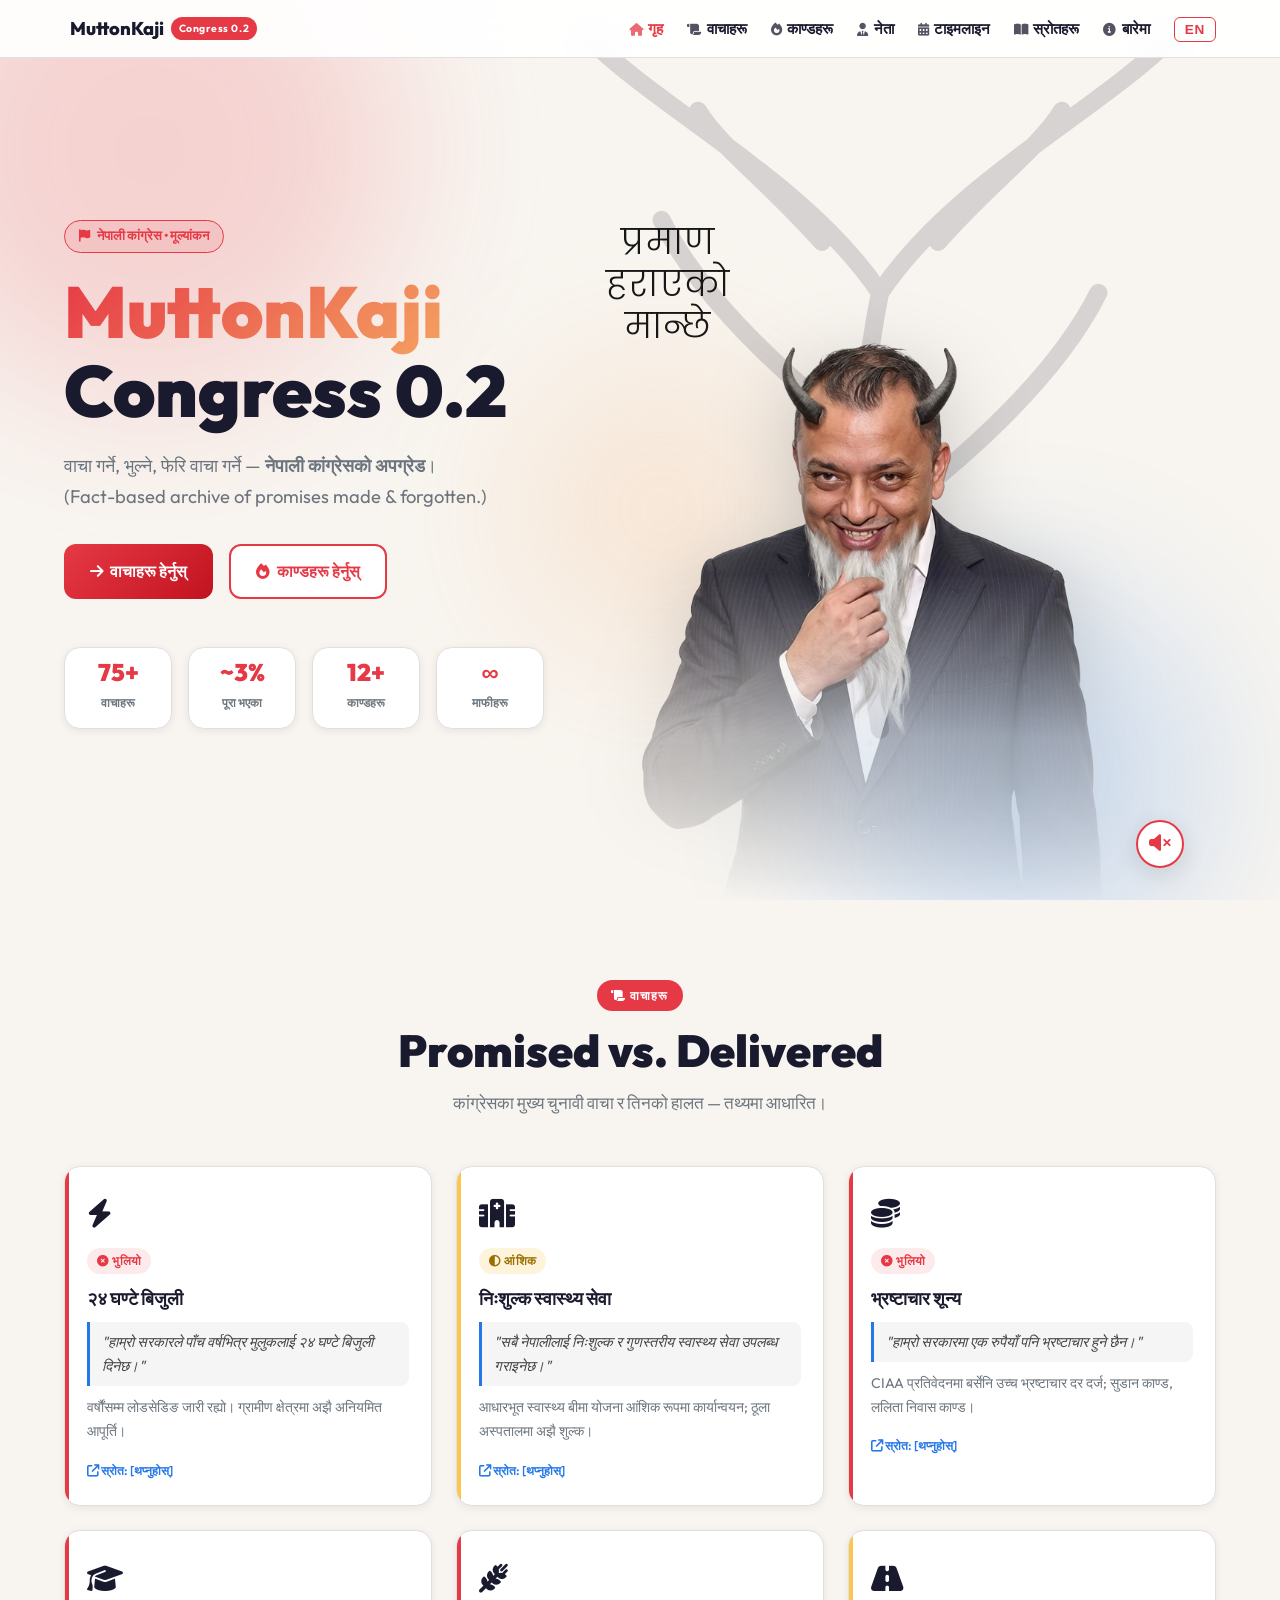
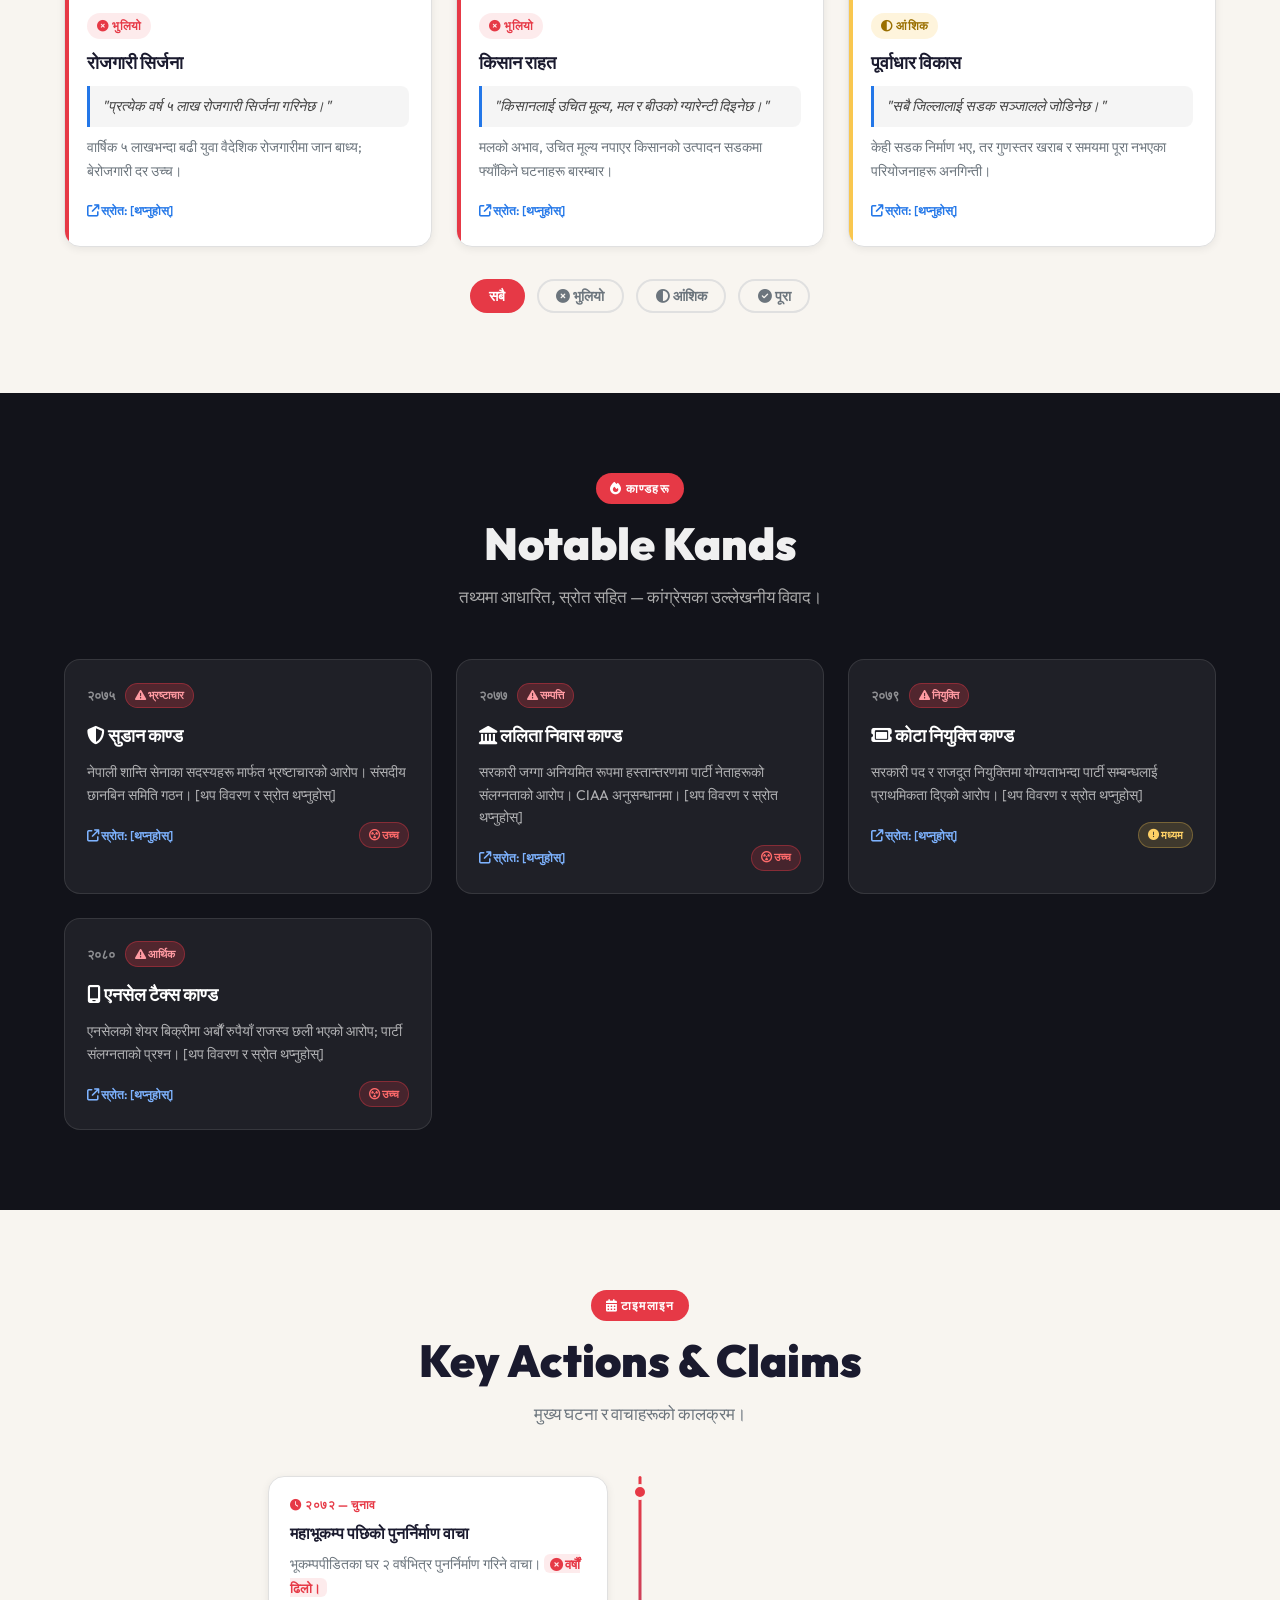
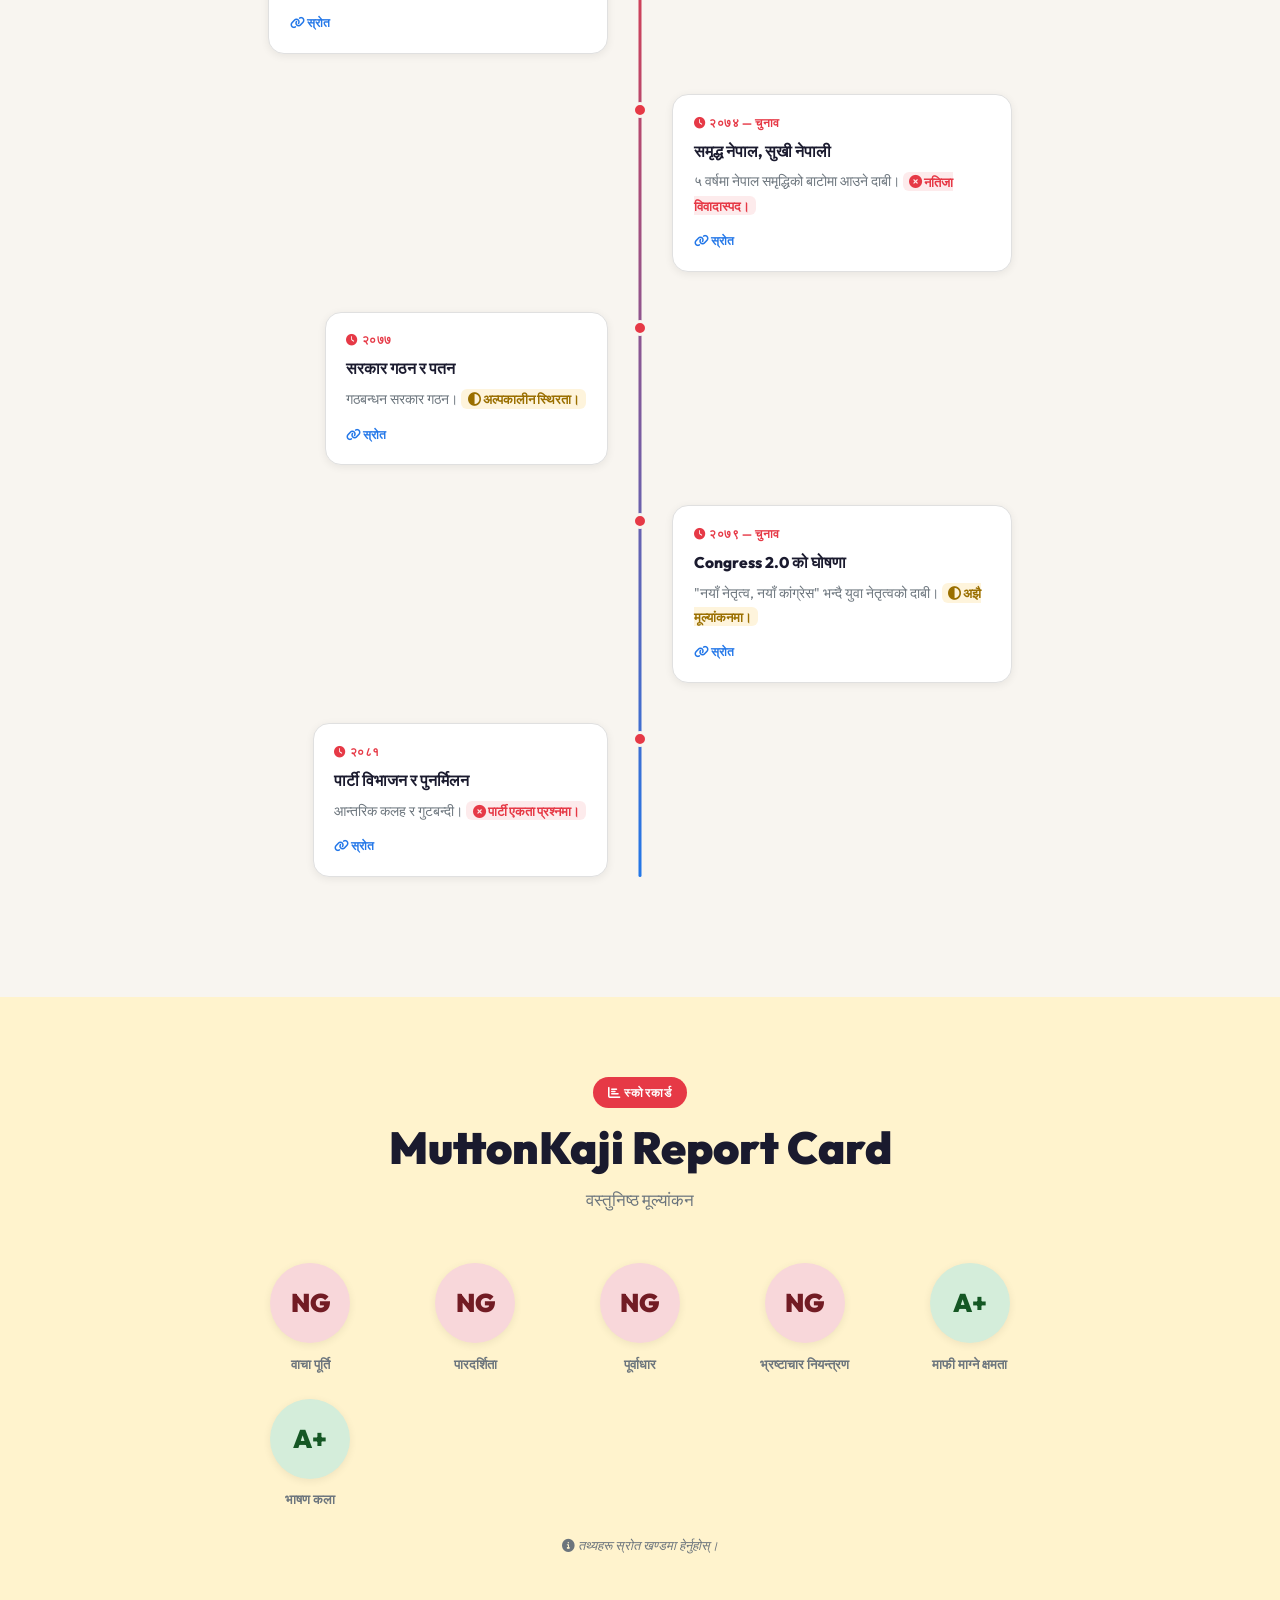
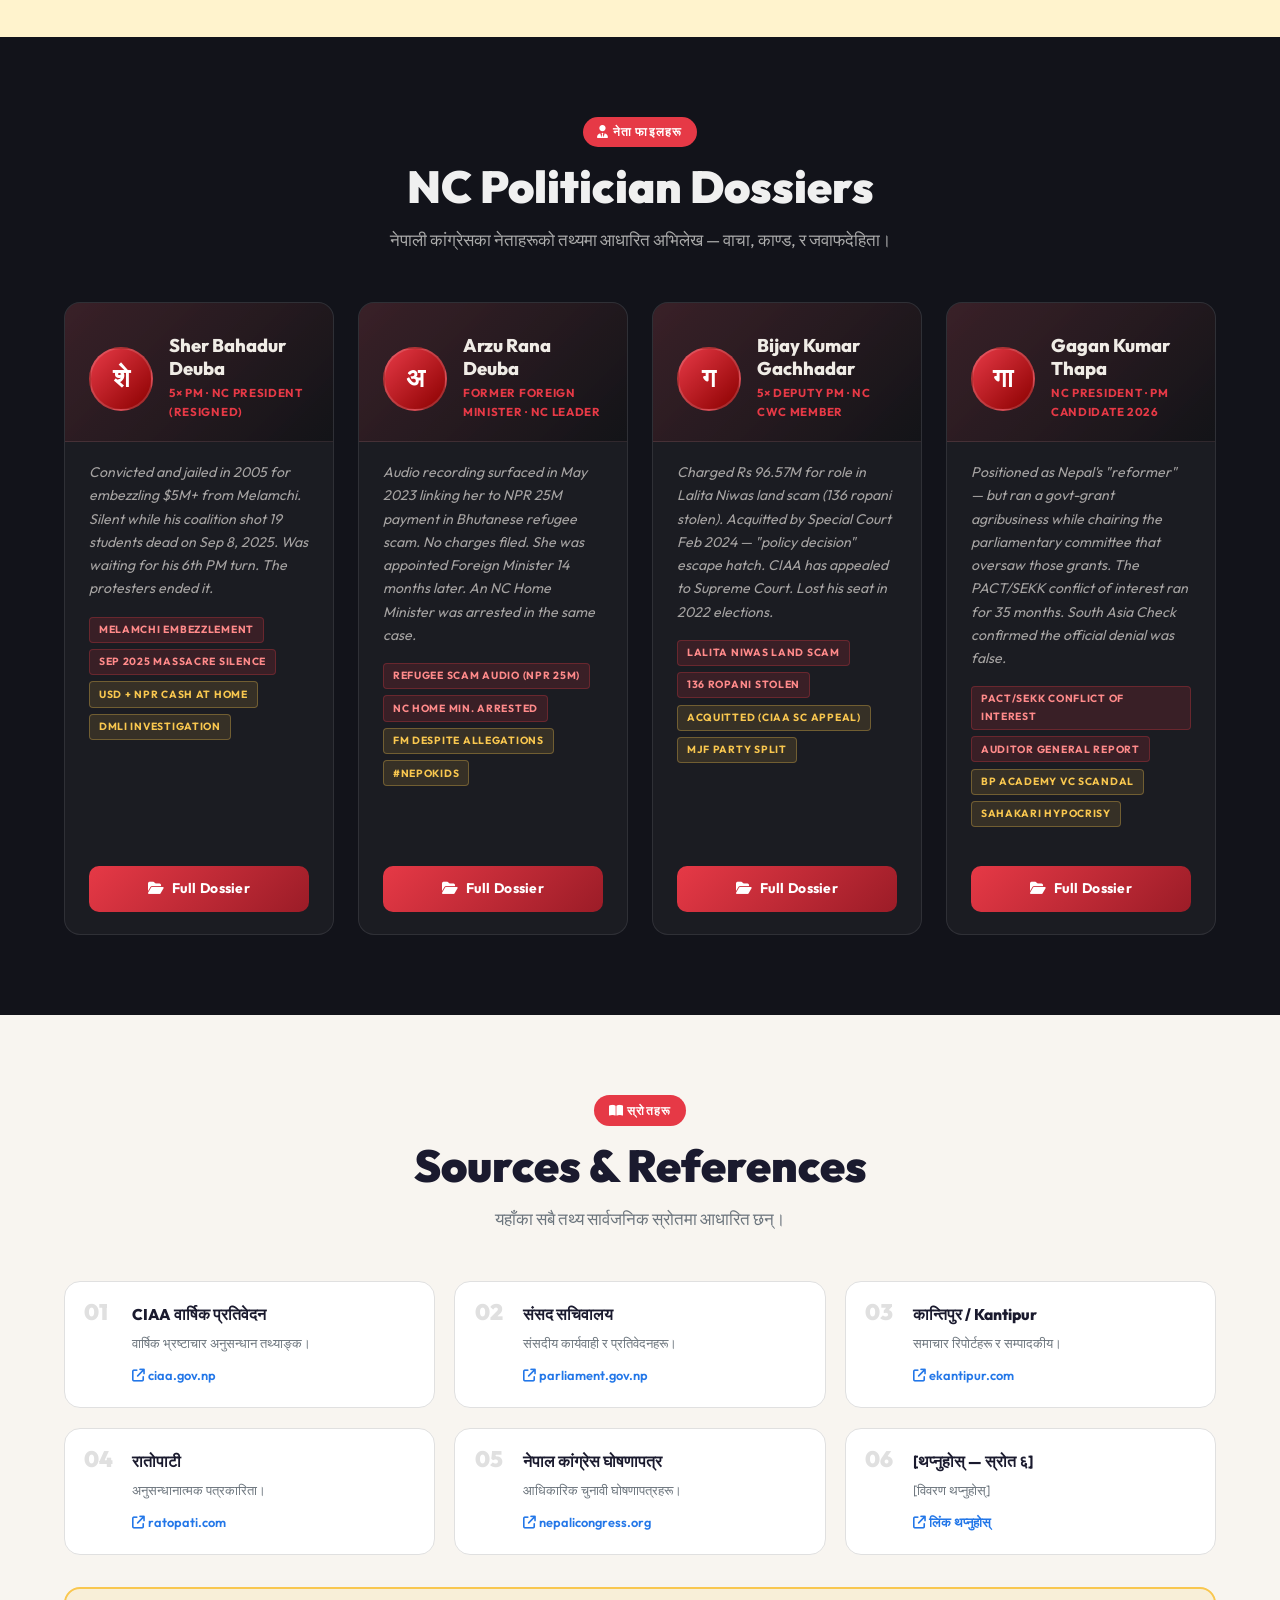
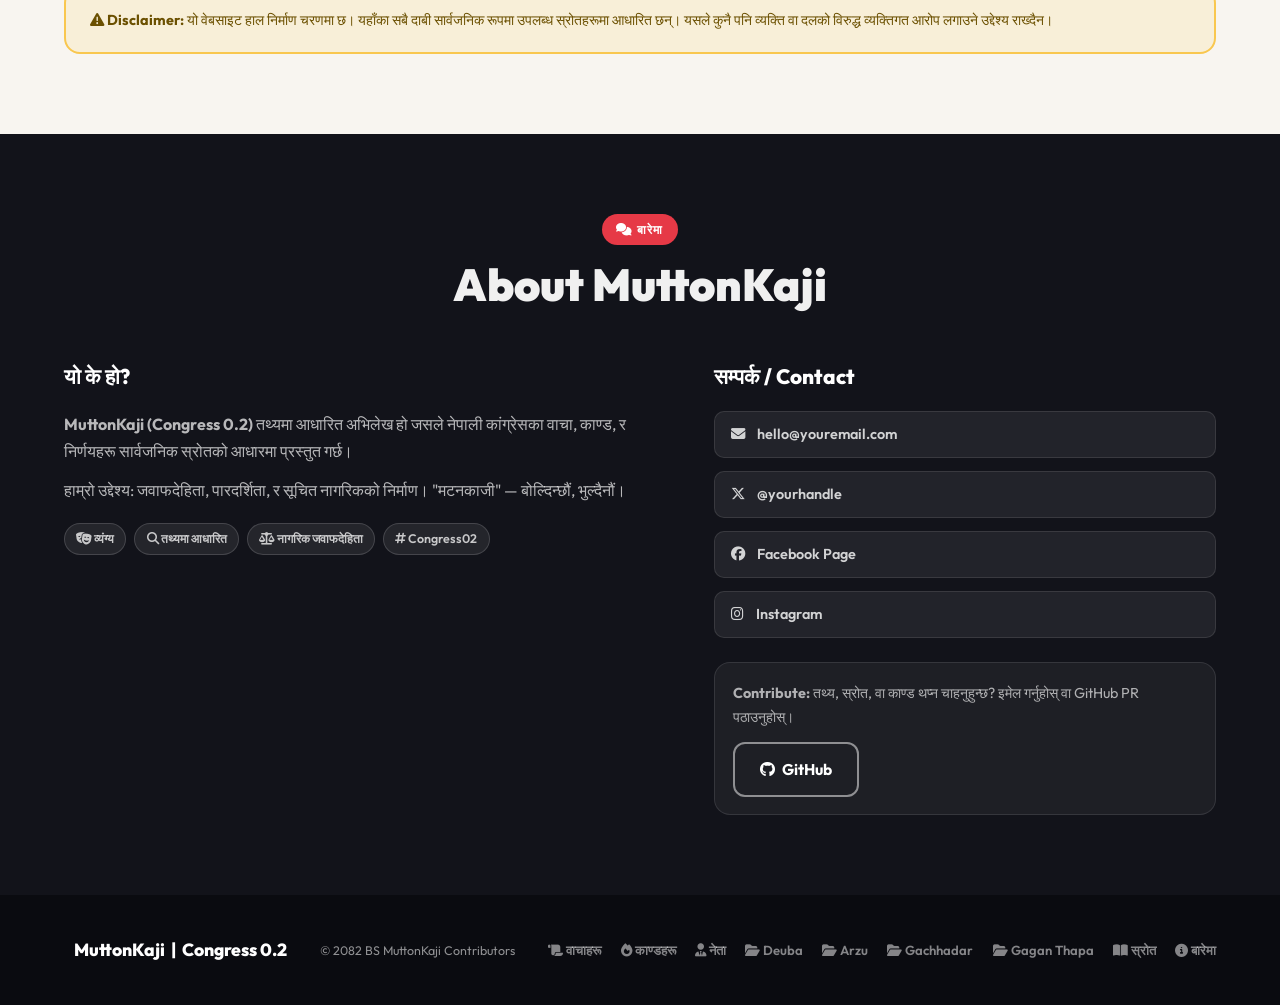
<file: index.html>
<!DOCTYPE html>
<html lang="ne">
<head>
  <meta charset="UTF-8" />
  <meta name="viewport" content="width=device-width, initial-scale=1.0" />
  <meta name="description" content="MuttonKaji - Congress 0.2: A satirical, fact-based look at Nepali Congress and its promises, controversies, and timeline." />
  <title>MuttonKaji | Congress 0.2</title>

  <link rel="preconnect" href="https://fonts.googleapis.com" />
  <link rel="preconnect" href="https://fonts.gstatic.com" crossorigin />
  <link href="https://fonts.googleapis.com/css2?family=Outfit:wght@400;600;700;900&family=Tiro+Devanagari+Nepali&family=Poppins:wght@300&display=swap" rel="stylesheet" />

  <link rel="stylesheet" href="https://cdnjs.cloudflare.com/ajax/libs/font-awesome/6.7.2/css/all.min.css" crossorigin="anonymous" referrerpolicy="no-referrer" />

  <link rel="stylesheet" href="styles.css" />
</head>
<body>

  <nav id="navbar">
    <div class="nav-container">
      <div class="nav-logo">
        <i class="fa-solid fa-ram nav-logo-icon"></i>
        <span class="logo-text">MuttonKaji</span>
        <span class="logo-badge">Congress 0.2</span>
      </div>
      <button class="nav-toggle" id="navToggle" aria-label="Toggle menu">
        <i class="fa-solid fa-bars"></i>
      </button>
      <ul class="nav-links" id="navLinks">
        <li><a href="#hero"><i class="fa-solid fa-house"></i> <span data-i18n="nav-home">गृह</span></a></li>
        <li><a href="#promises"><i class="fa-solid fa-scroll"></i> <span data-i18n="nav-promises">वाचाहरू</span></a></li>
        <li><a href="#kands"><i class="fa-solid fa-fire"></i> <span data-i18n="nav-kands">काण्डहरू</span></a></li>
        <li><a href="#politicians"><i class="fa-solid fa-user-tie"></i> <span data-i18n="nav-politicians">नेता</span></a></li>
        <li><a href="#timeline"><i class="fa-solid fa-calendar-days"></i> <span data-i18n="nav-timeline">टाइमलाइन</span></a></li>
        <li><a href="#sources"><i class="fa-solid fa-book-open"></i> <span data-i18n="nav-sources">स्रोतहरू</span></a></li>
        <li><a href="#about"><i class="fa-solid fa-circle-info"></i> <span data-i18n="nav-about">बारेमा</span></a></li>
        <li>
          <button id="lang-toggle" aria-label="Switch language" style="background:none;border:1.5px solid var(--primary);color:var(--primary);border-radius:6px;padding:4px 10px;cursor:pointer;font-weight:700;font-size:0.85rem;letter-spacing:0.05em;">EN</button>
        </li>
      </ul>
    </div>
  </nav>

  <section id="hero">
    <div class="hero-bg-blobs">
      <div class="blob blob-1"></div>
      <div class="blob blob-2"></div>
      <div class="blob blob-3"></div>
    </div>
    <div class="hero-content">
      <div class="hero-chip">
        <i class="fa-solid fa-flag"></i>
        <span data-i18n="hero-chip">नेपाली कांग्रेस • मूल्यांकन</span>
      </div>
      <h1 class="hero-title">
        <span class="highlight">MuttonKaji</span><br />
        Congress 0.2
      </h1>
      <p class="hero-subtitle" data-i18n="hero-subtitle">
        वाचा गर्ने, भुल्ने, फेरि वाचा गर्ने — <strong>नेपाली कांग्रेसको अपग्रेड</strong>।<br />
        (Fact-based archive of promises made &amp; forgotten.)
      </p>
      <div class="hero-actions">
        <a href="#promises" class="btn btn-primary">
          <i class="fa-solid fa-arrow-right"></i> <span data-i18n="btn-promises">वाचाहरू हेर्नुस्</span>
        </a>
        <a href="#kands" class="btn btn-secondary">
          <i class="fa-solid fa-fire"></i> <span data-i18n="btn-kands">काण्डहरू हेर्नुस्</span>
        </a>
      </div>
      <div class="hero-stats">
        <div class="stat-card">
          <span class="stat-num">75+</span>
          <span class="stat-label" data-i18n="hero-stat-1">वाचाहरू</span>
        </div>
        <div class="stat-card">
          <span class="stat-num">~3%</span>
          <span class="stat-label" data-i18n="hero-stat-2">पूरा भएका</span>
        </div>
        <div class="stat-card">
          <span class="stat-num">12+</span>
          <span class="stat-label" data-i18n="hero-stat-3">काण्डहरू</span>
        </div>
        <div class="stat-card">
          <span class="stat-num">∞</span>
          <span class="stat-label" data-i18n="hero-stat-4">माफीहरू</span>
        </div>
      </div>
    </div>

    <div class="hero-image-wrap">
      <div class="hero-stacked-text">
        <span>प्रमाण</span>
        <span>हराएकाे</span>
        <span>मान्छे</span>
      </div>
      <svg class="hero-dry-tree" viewBox="0 0 100 100" xmlns="http://www.w3.org/2000/svg" aria-hidden="true">
        <path d="M50 100 C 45 70, 48 50, 50 40 C 40 25, 20 15, 10 5 M50 40 C 60 25, 80 15, 90 5 M48 60 C 35 50, 25 40, 20 30 M52 70 C 65 60, 75 50, 80 40 M42 33 C 35 25, 28 20, 25 15 M58 33 C 65 25, 72 20, 75 15" stroke="currentColor" stroke-width="2.5" stroke-linecap="round" fill="none"/>
      </svg>
      <img src="MuttonKaji.png" alt="प्रमाण हराएकाे मान्छे" class="hero-portrait" />
    </div>
  </section>

  <section id="promises" class="section">
    <div class="container">
      <div class="section-header">
        <span class="section-tag">
          <i class="fa-solid fa-scroll"></i> <span data-i18n="promises-tag">वाचाहरू</span>
        </span>
        <h2 data-i18n="promises-h2">Promised vs. Delivered</h2>
        <p class="section-desc" data-i18n="promises-desc">कांग्रेसका मुख्य चुनावी वाचा र तिनको हालत — तथ्यमा आधारित।</p>
      </div>

      <div class="card-grid">

        <div class="promise-card" data-status="broken">
          <div class="card-icon"><i class="fa-solid fa-bolt"></i></div>
          <div class="card-status broken">
            <i class="fa-solid fa-circle-xmark"></i> <span data-i18n="status-broken">भुलियो</span>
          </div>
          <h3>२४ घण्टे बिजुली</h3>
          <p class="card-promise">
            "हाम्रो सरकारले पाँच वर्षभित्र मुलुकलाई २४ घण्टे बिजुली दिनेछ।"
          </p>
          <p class="card-reality">
            वर्षौंसम्म लोडसेडिङ जारी रह्यो। ग्रामीण क्षेत्रमा अझै अनियमित आपूर्ति।
          </p>
          <a href="#sources" class="card-source">
            <i class="fa-solid fa-arrow-up-right-from-square"></i> <span data-i18n="source-label">स्रोत:</span> [थप्नुहोस्]
          </a>
        </div>

        <div class="promise-card" data-status="partial">
          <div class="card-icon"><i class="fa-solid fa-hospital"></i></div>
          <div class="card-status partial">
            <i class="fa-solid fa-circle-half-stroke"></i> <span data-i18n="status-partial">आंशिक</span>
          </div>
          <h3>निःशुल्क स्वास्थ्य सेवा</h3>
          <p class="card-promise">
            "सबै नेपालीलाई निःशुल्क र गुणस्तरीय स्वास्थ्य सेवा उपलब्ध गराइनेछ।"
          </p>
          <p class="card-reality">
            आधारभूत स्वास्थ्य बीमा योजना आंशिक रूपमा कार्यान्वयन; ठूला अस्पतालमा अझै शुल्क।
          </p>
          <a href="#sources" class="card-source">
            <i class="fa-solid fa-arrow-up-right-from-square"></i> <span data-i18n="source-label">स्रोत:</span> [थप्नुहोस्]
          </a>
        </div>

        <div class="promise-card" data-status="broken">
          <div class="card-icon"><i class="fa-solid fa-coins"></i></div>
          <div class="card-status broken">
            <i class="fa-solid fa-circle-xmark"></i> <span data-i18n="status-broken">भुलियो</span>
          </div>
          <h3>भ्रष्टाचार शून्य</h3>
          <p class="card-promise">
            "हाम्रो सरकारमा एक रुपैयाँ पनि भ्रष्टाचार हुने छैन।"
          </p>
          <p class="card-reality">
            CIAA प्रतिवेदनमा बर्सेनि उच्च भ्रष्टाचार दर दर्ज; सुडान काण्ड, ललिता निवास काण्ड।
          </p>
          <a href="#sources" class="card-source">
            <i class="fa-solid fa-arrow-up-right-from-square"></i> <span data-i18n="source-label">स्रोत:</span> [थप्नुहोस्]
          </a>
        </div>

        <div class="promise-card" data-status="broken">
          <div class="card-icon"><i class="fa-solid fa-graduation-cap"></i></div>
          <div class="card-status broken">
            <i class="fa-solid fa-circle-xmark"></i> <span data-i18n="status-broken">भुलियो</span>
          </div>
          <h3>रोजगारी सिर्जना</h3>
          <p class="card-promise">
            "प्रत्येक वर्ष ५ लाख रोजगारी सिर्जना गरिनेछ।"
          </p>
          <p class="card-reality">
            वार्षिक ५ लाखभन्दा बढी युवा वैदेशिक रोजगारीमा जान बाध्य; बेरोजगारी दर उच्च।
          </p>
          <a href="#sources" class="card-source">
            <i class="fa-solid fa-arrow-up-right-from-square"></i> <span data-i18n="source-label">स्रोत:</span> [थप्नुहोस्]
          </a>
        </div>

        <div class="promise-card" data-status="broken">
          <div class="card-icon"><i class="fa-solid fa-wheat-awn"></i></div>
          <div class="card-status broken">
            <i class="fa-solid fa-circle-xmark"></i> <span data-i18n="status-broken">भुलियो</span>
          </div>
          <h3>किसान राहत</h3>
          <p class="card-promise">
            "किसानलाई उचित मूल्य, मल र बीउको ग्यारेन्टी दिइनेछ।"
          </p>
          <p class="card-reality">
            मलको अभाव, उचित मूल्य नपाएर किसानको उत्पादन सडकमा फ्याँकिने घटनाहरू बारम्बार।
          </p>
          <a href="#sources" class="card-source">
            <i class="fa-solid fa-arrow-up-right-from-square"></i> <span data-i18n="source-label">स्रोत:</span> [थप्नुहोस्]
          </a>
        </div>

        <div class="promise-card" data-status="partial">
          <div class="card-icon"><i class="fa-solid fa-road"></i></div>
          <div class="card-status partial">
            <i class="fa-solid fa-circle-half-stroke"></i> <span data-i18n="status-partial">आंशिक</span>
          </div>
          <h3>पूर्वाधार विकास</h3>
          <p class="card-promise">
            "सबै जिल्लालाई सडक सञ्जालले जोडिनेछ।"
          </p>
          <p class="card-reality">
            केही सडक निर्माण भए, तर गुणस्तर खराब र समयमा पूरा नभएका परियोजनाहरू अनगिन्ती।
          </p>
          <a href="#sources" class="card-source">
            <i class="fa-solid fa-arrow-up-right-from-square"></i> <span data-i18n="source-label">स्रोत:</span> [थप्नुहोस्]
          </a>
        </div>

      </div>

      <div class="filter-bar">
        <button class="filter-btn active" data-filter="all" data-i18n="filter-all">सबै</button>
        <button class="filter-btn" data-filter="broken">
          <i class="fa-solid fa-circle-xmark"></i> <span data-i18n="filter-broken">भुलियो</span>
        </button>
        <button class="filter-btn" data-filter="partial">
          <i class="fa-solid fa-circle-half-stroke"></i> <span data-i18n="filter-partial">आंशिक</span>
        </button>
        <button class="filter-btn" data-filter="kept">
          <i class="fa-solid fa-circle-check"></i> <span data-i18n="filter-kept">पूरा</span>
        </button>
      </div>
    </div>
  </section>

  <section id="kands" class="section section-dark">
    <div class="container">
      <div class="section-header">
        <span class="section-tag">
          <i class="fa-solid fa-fire"></i> <span data-i18n="kands-tag">काण्डहरू</span>
        </span>
        <h2 data-i18n="kands-h2">Notable Kands</h2>
        <p class="section-desc" data-i18n="kands-desc">तथ्यमा आधारित, स्रोत सहित — कांग्रेसका उल्लेखनीय विवाद।</p>
      </div>

      <div class="kand-grid">

        <div class="kand-card">
          <div class="kand-meta">
            <span class="kand-year">२०७५</span>
            <span class="kand-tag">
              <i class="fa-solid fa-triangle-exclamation"></i> भ्रष्टाचार
            </span>
          </div>
          <h3 class="kand-title">
            <i class="fa-solid fa-shield-halved"></i>
            सुडान काण्ड
          </h3>
          <p class="kand-desc">
            नेपाली शान्ति सेनाका सदस्यहरू मार्फत भ्रष्टाचारको आरोप। संसदीय छानबिन समिति गठन।
            [थप विवरण र स्रोत थप्नुहोस्]
          </p>
          <div class="kand-footer">
            <a href="#sources" class="kand-link">
              <i class="fa-solid fa-arrow-up-right-from-square"></i> <span data-i18n="source-label">स्रोत:</span> [थप्नुहोस्]
            </a>
            <span class="kand-severity high">
              <i class="fa-solid fa-circle-radiation"></i> <span data-i18n="severity-high">उच्च</span>
            </span>
          </div>
        </div>

        <div class="kand-card">
          <div class="kand-meta">
            <span class="kand-year">२०७७</span>
            <span class="kand-tag">
              <i class="fa-solid fa-triangle-exclamation"></i> सम्पत्ति
            </span>
          </div>
          <h3 class="kand-title">
            <i class="fa-solid fa-landmark"></i>
            ललिता निवास काण्ड
          </h3>
          <p class="kand-desc">
            सरकारी जग्गा अनियमित रूपमा हस्तान्तरणमा पार्टी नेताहरूको संलग्नताको आरोप। CIAA अनुसन्धानमा।
            [थप विवरण र स्रोत थप्नुहोस्]
          </p>
          <div class="kand-footer">
            <a href="#sources" class="kand-link">
              <i class="fa-solid fa-arrow-up-right-from-square"></i> <span data-i18n="source-label">स्रोत:</span> [थप्नुहोस्]
            </a>
            <span class="kand-severity high">
              <i class="fa-solid fa-circle-radiation"></i> <span data-i18n="severity-high">उच्च</span>
            </span>
          </div>
        </div>

        <div class="kand-card">
          <div class="kand-meta">
            <span class="kand-year">२०७९</span>
            <span class="kand-tag">
              <i class="fa-solid fa-triangle-exclamation"></i> नियुक्ति
            </span>
          </div>
          <h3 class="kand-title">
            <i class="fa-solid fa-ticket"></i>
            कोटा नियुक्ति काण्ड
          </h3>
          <p class="kand-desc">
            सरकारी पद र राजदूत नियुक्तिमा योग्यताभन्दा पार्टी सम्बन्धलाई प्राथमिकता दिएको आरोप।
            [थप विवरण र स्रोत थप्नुहोस्]
          </p>
          <div class="kand-footer">
            <a href="#sources" class="kand-link">
              <i class="fa-solid fa-arrow-up-right-from-square"></i> <span data-i18n="source-label">स्रोत:</span> [थप्नुहोस्]
            </a>
            <span class="kand-severity medium">
              <i class="fa-solid fa-circle-exclamation"></i> <span data-i18n="severity-medium">मध्यम</span>
            </span>
          </div>
        </div>

        <div class="kand-card">
          <div class="kand-meta">
            <span class="kand-year">२०८०</span>
            <span class="kand-tag">
              <i class="fa-solid fa-triangle-exclamation"></i> आर्थिक
            </span>
          </div>
          <h3 class="kand-title">
            <i class="fa-solid fa-mobile-screen"></i>
            एनसेल टैक्स काण्ड
          </h3>
          <p class="kand-desc">
            एनसेलको शेयर बिक्रीमा अर्बौं रुपैयाँ राजस्व छली भएको आरोप; पार्टी संलग्नताको प्रश्न।
            [थप विवरण र स्रोत थप्नुहोस्]
          </p>
          <div class="kand-footer">
            <a href="#sources" class="kand-link">
              <i class="fa-solid fa-arrow-up-right-from-square"></i> <span data-i18n="source-label">स्रोत:</span> [थप्नुहोस्]
            </a>
            <span class="kand-severity high">
              <i class="fa-solid fa-circle-radiation"></i> <span data-i18n="severity-high">उच्च</span>
            </span>
          </div>
        </div>

      </div>
    </div>
  </section>

  <section id="timeline" class="section">
    <div class="container">
      <div class="section-header">
        <span class="section-tag">
          <i class="fa-solid fa-calendar-days"></i> <span data-i18n="timeline-tag">टाइमलाइन</span>
        </span>
        <h2 data-i18n="timeline-h2">Key Actions &amp; Claims</h2>
        <p class="section-desc" data-i18n="timeline-desc">मुख्य घटना र वाचाहरूको कालक्रम।</p>
      </div>

      <div class="timeline">

        <div class="timeline-item left">
          <div class="timeline-dot"></div>
          <div class="timeline-card">
            <span class="tl-date">
              <i class="fa-solid fa-clock"></i> २०७२ — चुनाव
            </span>
            <h4>महाभूकम्प पछिको पुनर्निर्माण वाचा</h4>
            <p>भूकम्पपीडितका घर २ वर्षभित्र पुनर्निर्माण गरिने वाचा।
              <span class="tl-result broken">
                <i class="fa-solid fa-circle-xmark"></i> <span data-i18n="tl-result-broken">वर्षौं ढिलो।</span>
              </span>
            </p>
            <a href="#sources" class="tl-source">
              <i class="fa-solid fa-link"></i> स्रोत
            </a>
          </div>
        </div>

        <div class="timeline-item right">
          <div class="timeline-dot"></div>
          <div class="timeline-card">
            <span class="tl-date">
              <i class="fa-solid fa-clock"></i> २०७४ — चुनाव
            </span>
            <h4>समृद्ध नेपाल, सुखी नेपाली</h4>
            <p>५ वर्षमा नेपाल समृद्धिको बाटोमा आउने दाबी।
              <span class="tl-result broken">
                <i class="fa-solid fa-circle-xmark"></i> <span data-i18n="tl-result-disputed">नतिजा विवादास्पद।</span>
              </span>
            </p>
            <a href="#sources" class="tl-source">
              <i class="fa-solid fa-link"></i> स्रोत
            </a>
          </div>
        </div>

        <div class="timeline-item left">
          <div class="timeline-dot"></div>
          <div class="timeline-card">
            <span class="tl-date">
              <i class="fa-solid fa-clock"></i> २०७७
            </span>
            <h4>सरकार गठन र पतन</h4>
            <p>गठबन्धन सरकार गठन।
              <span class="tl-result partial">
                <i class="fa-solid fa-circle-half-stroke"></i> <span data-i18n="tl-result-partial">अल्पकालीन स्थिरता।</span>
              </span>
            </p>
            <a href="#sources" class="tl-source">
              <i class="fa-solid fa-link"></i> स्रोत
            </a>
          </div>
        </div>

        <div class="timeline-item right">
          <div class="timeline-dot"></div>
          <div class="timeline-card">
            <span class="tl-date">
              <i class="fa-solid fa-clock"></i> २०७९ — चुनाव
            </span>
            <h4>Congress 2.0 को घोषणा</h4>
            <p>"नयाँ नेतृत्व, नयाँ कांग्रेस" भन्दै युवा नेतृत्वको दाबी।
              <span class="tl-result partial">
                <i class="fa-solid fa-circle-half-stroke"></i> <span data-i18n="tl-result-eval">अझै मूल्यांकनमा।</span>
              </span>
            </p>
            <a href="#sources" class="tl-source">
              <i class="fa-solid fa-link"></i> स्रोत
            </a>
          </div>
        </div>

        <div class="timeline-item left">
          <div class="timeline-dot"></div>
          <div class="timeline-card">
            <span class="tl-date">
              <i class="fa-solid fa-clock"></i> २०८१
            </span>
            <h4>पार्टी विभाजन र पुनर्मिलन</h4>
            <p>आन्तरिक कलह र गुटबन्दी।
              <span class="tl-result broken">
                <i class="fa-solid fa-circle-xmark"></i> <span data-i18n="tl-result-unity">पार्टी एकता प्रश्नमा।</span>
              </span>
            </p>
            <a href="#sources" class="tl-source">
              <i class="fa-solid fa-link"></i> स्रोत
            </a>
          </div>
        </div>

      </div>
    </div>
  </section>

  <section id="scorecard" class="section section-accent">
    <div class="container">
      <div class="section-header">
        <span class="section-tag">
          <i class="fa-solid fa-chart-bar"></i> <span data-i18n="scorecard-tag">स्कोरकार्ड</span>
        </span>
        <h2 data-i18n="scorecard-h2">MuttonKaji Report Card</h2>
        <p class="section-desc" data-i18n="scorecard-desc">वस्तुनिष्ठ मूल्यांकन </p>
      </div>
      <div class="scorecard-grid">
        <div class="score-item">
          <div class="score-circle grade-f">NG</div>
          <p class="score-label" data-i18n="score-promise">वाचा पूर्ति</p>
        </div>
        <div class="score-item">
          <div class="score-circle grade-f">NG</div>
          <p class="score-label" data-i18n="score-transparency">पारदर्शिता</p>
        </div>
        <div class="score-item">
          <div class="score-circle grade-f">NG</div>
          <p class="score-label" data-i18n="score-infra">पूर्वाधार</p>
        </div>
        <div class="score-item">
          <div class="score-circle grade-f">NG</div>
          <p class="score-label" data-i18n="score-corruption">भ्रष्टाचार नियन्त्रण</p>
        </div>
        <div class="score-item">
          <div class="score-circle grade-a">A+</div>
          <p class="score-label" data-i18n="score-apology">माफी माग्ने क्षमता</p>
        </div>
        <div class="score-item">
          <div class="score-circle grade-a">A+</div>
          <p class="score-label" data-i18n="score-speech">भाषण कला</p>
        </div>
      </div>
      <p class="scorecard-disclaimer">
        <i class="fa-solid fa-circle-info"></i>
        <span data-i18n="scorecard-disclaimer">तथ्यहरू स्रोत खण्डमा हेर्नुहोस्।</span>
      </p>
    </div>
  </section>

  <section id="politicians" class="section section-dark">
    <div class="container">
      <div class="section-header">
        <span class="section-tag">
          <i class="fa-solid fa-user-tie"></i> <span data-i18n="politicians-tag">नेता फाइलहरू</span>
        </span>
        <h2 data-i18n="politicians-h2">NC Politician Dossiers</h2>
        <p class="section-desc" data-i18n="politicians-desc">नेपाली कांग्रेसका नेताहरूको तथ्यमा आधारित अभिलेख — वाचा, काण्ड, र जवाफदेहिता।</p>
      </div>

      <div class="politician-grid">

        <div class="politician-card">
          <div class="politician-card-header">
            <div class="politician-avatar">शे</div>
            <div>
              <div class="politician-name">Sher Bahadur Deuba</div>
              <div class="politician-title">5× PM · NC President (Resigned)</div>
            </div>
          </div>
          <div class="politician-card-body">
            <p class="politician-tagline">Convicted and jailed in 2005 for embezzling $5M+ from Melamchi. Silent while his coalition shot 19 students dead on Sep 8, 2025. Was waiting for his 6th PM turn. The protesters ended it.</p>
            <div class="politician-charges">
              <span class="charge-tag">Melamchi Embezzlement</span>
              <span class="charge-tag">Sep 2025 Massacre Silence</span>
              <span class="charge-tag amber">USD + NPR Cash at Home</span>
              <span class="charge-tag amber">DMLI Investigation</span>
            </div>
          </div>
          <div class="politician-card-footer">
            <a href="deuba-genz-accountability.html" class="btn-dossier">
              <i class="fa-solid fa-folder-open"></i> Full Dossier
            </a>
          </div>
        </div>

        <div class="politician-card">
          <div class="politician-card-header">
            <div class="politician-avatar">अ</div>
            <div>
              <div class="politician-name">Arzu Rana Deuba</div>
              <div class="politician-title">Former Foreign Minister · NC Leader</div>
            </div>
          </div>
          <div class="politician-card-body">
            <p class="politician-tagline">Audio recording surfaced in May 2023 linking her to NPR 25M payment in Bhutanese refugee scam. No charges filed. She was appointed Foreign Minister 14 months later. An NC Home Minister was arrested in the same case.</p>
            <div class="politician-charges">
              <span class="charge-tag">Refugee Scam Audio (NPR 25M)</span>
              <span class="charge-tag">NC Home Min. Arrested</span>
              <span class="charge-tag amber">FM Despite Allegations</span>
              <span class="charge-tag amber">#NepoKids</span>
            </div>
          </div>
          <div class="politician-card-footer">
            <a href="arzu-rana-deuba.html" class="btn-dossier">
              <i class="fa-solid fa-folder-open"></i> Full Dossier
            </a>
          </div>
        </div>

        <div class="politician-card">
          <div class="politician-card-header">
            <div class="politician-avatar">ग</div>
            <div>
              <div class="politician-name">Bijay Kumar Gachhadar</div>
              <div class="politician-title">5× Deputy PM · NC CWC Member</div>
            </div>
          </div>
          <div class="politician-card-body">
            <p class="politician-tagline">Charged Rs 96.57M for role in Lalita Niwas land scam (136 ropani stolen). Acquitted by Special Court Feb 2024 — "policy decision" escape hatch. CIAA has appealed to Supreme Court. Lost his seat in 2022 elections.</p>
            <div class="politician-charges">
              <span class="charge-tag">Lalita Niwas Land Scam</span>
              <span class="charge-tag">136 Ropani Stolen</span>
              <span class="charge-tag amber">Acquitted (CIAA SC Appeal)</span>
              <span class="charge-tag amber">MJF Party Split</span>
            </div>
          </div>
          <div class="politician-card-footer">
            <a href="gachhadar-report.html" class="btn-dossier">
              <i class="fa-solid fa-folder-open"></i> Full Dossier
            </a>
          </div>
        </div>

        <div class="politician-card">
          <div class="politician-card-header">
            <div class="politician-avatar">गा</div>
            <div>
              <div class="politician-name">Gagan Kumar Thapa</div>
              <div class="politician-title">NC President · PM Candidate 2026</div>
            </div>
          </div>
          <div class="politician-card-body">
            <p class="politician-tagline">Positioned as Nepal's "reformer" — but ran a govt-grant agribusiness while chairing the parliamentary committee that oversaw those grants. The PACT/SEKK conflict of interest ran for 35 months. South Asia Check confirmed the official denial was false.</p>
            <div class="politician-charges">
              <span class="charge-tag">PACT/SEKK Conflict of Interest</span>
              <span class="charge-tag">Auditor General Report</span>
              <span class="charge-tag amber">BP Academy VC Scandal</span>
              <span class="charge-tag amber">Sahakari Hypocrisy</span>
            </div>
          </div>
          <div class="politician-card-footer">
            <a href="gagan-thapa-expose.html" class="btn-dossier">
              <i class="fa-solid fa-folder-open"></i> Full Dossier
            </a>
          </div>
        </div>

      </div>
    </div>
  </section>

  <section id="sources" class="section">
    <div class="container">
      <div class="section-header">
        <span class="section-tag">
          <i class="fa-solid fa-book-open"></i> <span data-i18n="sources-tag">स्रोतहरू</span>
        </span>
        <h2 data-i18n="sources-h2">Sources &amp; References</h2>
        <p class="section-desc" data-i18n="sources-desc">यहाँका सबै तथ्य सार्वजनिक स्रोतमा आधारित छन्।</p>
      </div>

      <div class="sources-grid">
        <div class="source-card">
          <span class="source-num">01</span>
          <div class="source-body">
            <h4>CIAA वार्षिक प्रतिवेदन</h4>
            <p>वार्षिक भ्रष्टाचार अनुसन्धान तथ्याङ्क।</p>
            <a href="https://ciaa.gov.np" target="_blank" rel="noopener">
              <i class="fa-solid fa-arrow-up-right-from-square"></i> ciaa.gov.np
            </a>
          </div>
        </div>

        <div class="source-card">
          <span class="source-num">02</span>
          <div class="source-body">
            <h4>संसद सचिवालय</h4>
            <p>संसदीय कार्यवाही र प्रतिवेदनहरू।</p>
            <a href="https://www.parliament.gov.np" target="_blank" rel="noopener">
              <i class="fa-solid fa-arrow-up-right-from-square"></i> parliament.gov.np
            </a>
          </div>
        </div>

        <div class="source-card">
          <span class="source-num">03</span>
          <div class="source-body">
            <h4>कान्तिपुर / Kantipur</h4>
            <p>समाचार रिपोर्टहरू र सम्पादकीय।</p>
            <a href="https://www.ekantipur.com" target="_blank" rel="noopener">
              <i class="fa-solid fa-arrow-up-right-from-square"></i> ekantipur.com
            </a>
          </div>
        </div>

        <div class="source-card">
          <span class="source-num">04</span>
          <div class="source-body">
            <h4>रातोपाटी</h4>
            <p>अनुसन्धानात्मक पत्रकारिता।</p>
            <a href="https://www.ratopati.com" target="_blank" rel="noopener">
              <i class="fa-solid fa-arrow-up-right-from-square"></i> ratopati.com
            </a>
          </div>
        </div>

        <div class="source-card">
          <span class="source-num">05</span>
          <div class="source-body">
            <h4>नेपाल कांग्रेस घोषणापत्र</h4>
            <p>आधिकारिक चुनावी घोषणापत्रहरू।</p>
            <a href="https://www.nepalicongress.org" target="_blank" rel="noopener">
              <i class="fa-solid fa-arrow-up-right-from-square"></i> nepalicongress.org
            </a>
          </div>
        </div>

        <div class="source-card">
          <span class="source-num">06</span>
          <div class="source-body">
            <h4>[थप्नुहोस् — स्रोत ६]</h4>
            <p>[विवरण थप्नुहोस्]</p>
            <a href="#">
              <i class="fa-solid fa-arrow-up-right-from-square"></i> लिंक थप्नुहोस्
            </a>
          </div>
        </div>
      </div>

      <div class="disclaimer-box">
        <p>
          <i class="fa-solid fa-triangle-exclamation"></i>
          <span data-i18n="disclaimer-text"><strong>Disclaimer:</strong> यो वेबसाइट हाल निर्माण चरणमा छ।
          यहाँका सबै दाबी सार्वजनिक रूपमा उपलब्ध स्रोतहरूमा आधारित छन्।
          यसले कुनै पनि व्यक्ति वा दलको विरुद्ध व्यक्तिगत आरोप लगाउने उद्देश्य राख्दैन।</span>
        </p>
      </div>
    </div>
  </section>

  <section id="about" class="section section-dark">
    <div class="container">
      <div class="section-header">
        <span class="section-tag">
          <i class="fa-solid fa-comments"></i> <span data-i18n="about-tag">बारेमा</span>
        </span>
        <h2 data-i18n="about-h2">About MuttonKaji</h2>
      </div>

      <div class="about-grid">
        <div class="about-text">
          <h3 data-i18n="about-what-h3">यो के हो?</h3>
          <p data-i18n="about-what-p1">
            <strong>MuttonKaji (Congress 0.2)</strong> तथ्यमा आधारित अभिलेख हो
            जसले नेपाली कांग्रेसका वाचा, काण्ड, र निर्णयहरू सार्वजनिक स्रोतको आधारमा प्रस्तुत गर्छ।
          </p>
          <p data-i18n="about-what-p2">
            हाम्रो उद्देश्य: जवाफदेहिता, पारदर्शिता, र सूचित नागरिकको निर्माण।
            "मटनकाजी" — बोल्दिन्छौं, भुल्दैनौं।
          </p>
          <div class="about-tags">
            <span class="tag"><i class="fa-solid fa-masks-theater"></i> व्यंग्य</span>
            <span class="tag"><i class="fa-solid fa-magnifying-glass"></i> तथ्यमा आधारित</span>
            <span class="tag"><i class="fa-solid fa-scale-balanced"></i> नागरिक जवाफदेहिता</span>
            <span class="tag"><i class="fa-solid fa-hashtag"></i> Congress02</span>
          </div>
        </div>

        <div class="about-contact">
          <h3 data-i18n="about-contact-h3">सम्पर्क / Contact</h3>
          <div class="contact-links">
            <a href="mailto:hello@youremail.com" class="contact-item">
              <i class="fa-solid fa-envelope"></i>
              <span>hello@youremail.com</span>
            </a>
            <a href="https://twitter.com/yourhandle" target="_blank" rel="noopener" class="contact-item">
              <i class="fa-brands fa-x-twitter"></i>
              <span>@yourhandle</span>
            </a>
            <a href="https://facebook.com/yourpage" target="_blank" rel="noopener" class="contact-item">
              <i class="fa-brands fa-facebook"></i>
              <span>Facebook Page</span>
            </a>
            <a href="#" class="contact-item">
              <i class="fa-brands fa-instagram"></i>
              <span>Instagram</span>
            </a>
          </div>
          <div class="contribute-box">
            <p data-i18n="contribute-text">
              <i class="fa-solid fa-code-pull-request"></i>
              <strong>Contribute:</strong> तथ्य, स्रोत, वा काण्ड थप्न चाहनुहुन्छ? इमेल गर्नुहोस् वा GitHub PR पठाउनुहोस्।
            </p>
            <a href="https://github.com/MrVayuDev/MuttonKaji" target="_blank" rel="noopener" class="btn btn-outline">
              <i class="fa-brands fa-github"></i> GitHub
            </a>
          </div>
        </div>
      </div>
    </div>
  </section>

  <footer class="footer">
    <div class="container footer-inner">
      <div class="footer-logo">
        <i class="fa-solid fa-ram footer-logo-icon"></i>
        MuttonKaji &nbsp;|&nbsp; Congress 0.2
      </div>
      <p class="footer-copy">
        &copy; 2082 BS MuttonKaji Contributors
      </p>
      <div class="footer-links">
        <a href="#promises"><i class="fa-solid fa-scroll"></i> <span data-i18n="footer-promises">वाचाहरू</span></a>
        <a href="#kands"><i class="fa-solid fa-fire"></i> <span data-i18n="footer-kands">काण्डहरू</span></a>
        <a href="#politicians"><i class="fa-solid fa-user-tie"></i> <span data-i18n="footer-politicians">नेता</span></a>
        <a href="deuba-genz-accountability.html"><i class="fa-solid fa-folder-open"></i> Deuba</a>
        <a href="arzu-rana-deuba.html"><i class="fa-solid fa-folder-open"></i> Arzu</a>
        <a href="gachhadar-report.html"><i class="fa-solid fa-folder-open"></i> Gachhadar</a>
        <a href="gagan-thapa-expose.html"><i class="fa-solid fa-folder-open"></i> Gagan Thapa</a>
        <a href="#sources"><i class="fa-solid fa-book-open"></i> <span data-i18n="footer-sources">स्रोत</span></a>
        <a href="#about"><i class="fa-solid fa-circle-info"></i> <span data-i18n="footer-about">बारेमा</span></a>
      </div>
    </div>
  </footer>

  <audio id="bg-music" loop autoplay preload="auto">
    <source src="Goat_Song.mp3" type="audio/mpeg">
  </audio>

  <button id="music-toggle" class="floating-music-btn" aria-label="Toggle Music">
    <i class="fa-solid fa-volume-xmark"></i>
  </button>

  <script src="script.js"></script>
</body>
</html>
</file>
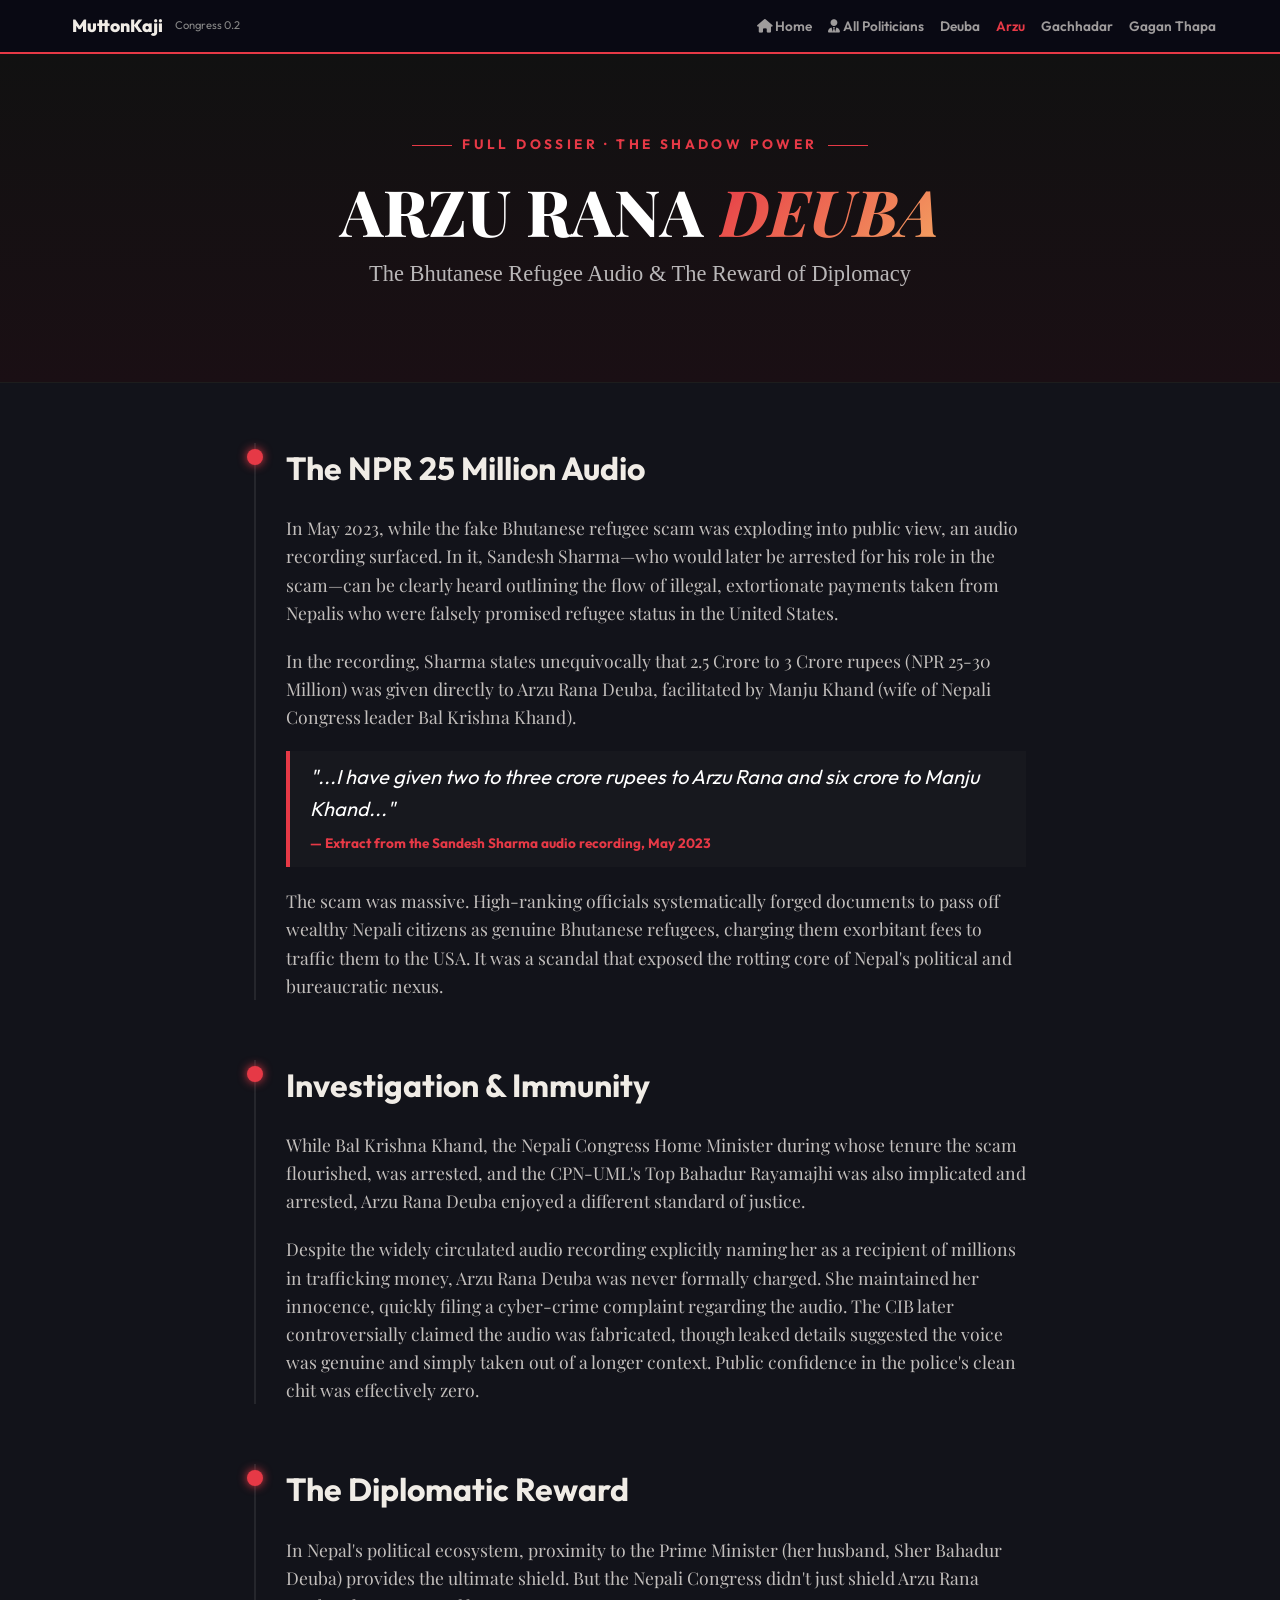
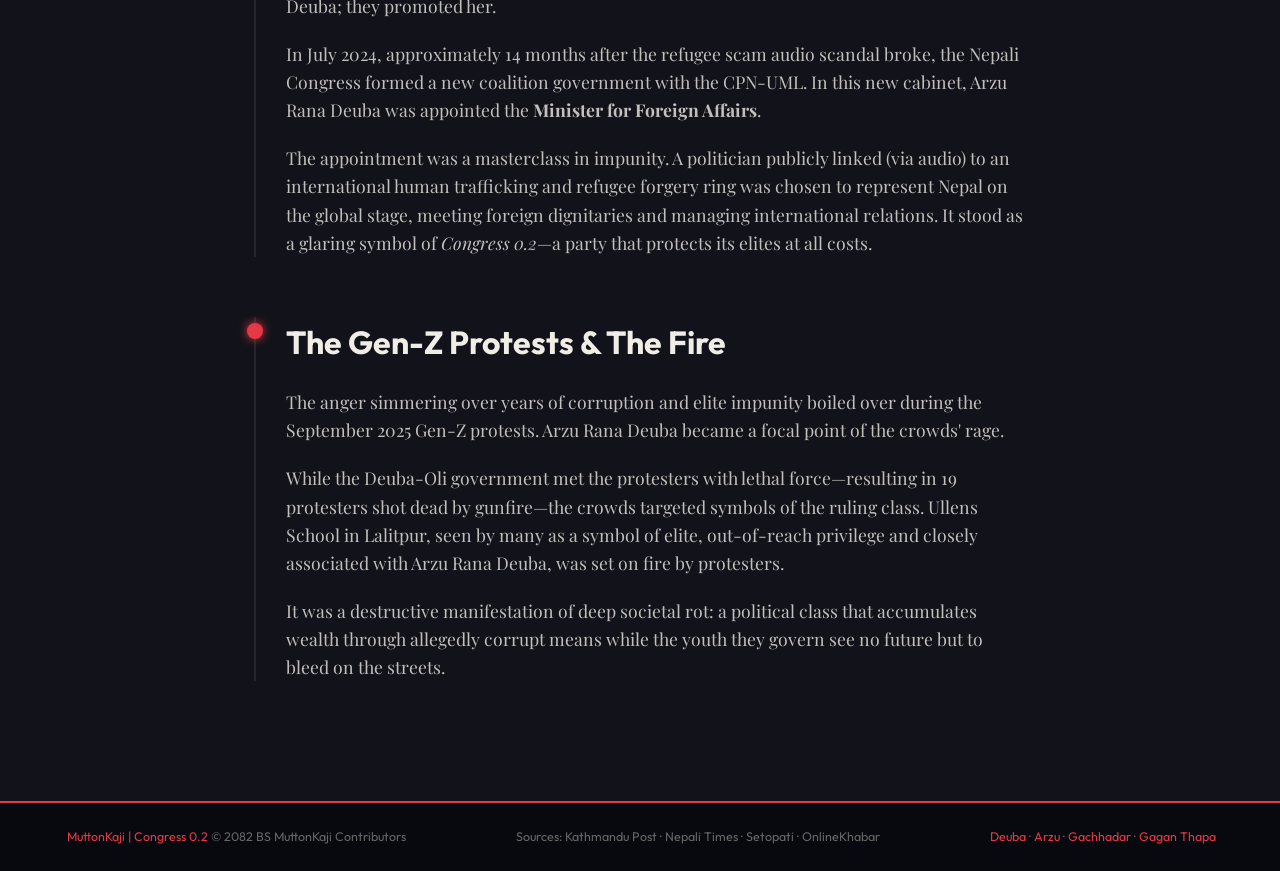
<file: arzu-rana-deuba.html>
<!DOCTYPE html>
<html lang="en">
<head>
<meta charset="UTF-8">
<meta name="viewport" content="width=device-width, initial-scale=1.0">
<title>Arzu Rana Deuba - MuttonKaji Dossier</title>
<link href="https://fonts.googleapis.com/css2?family=Outfit:wght@300;400;500;600;700;800;900&family=Noto+Sans+Devanagari:wght@400;600;700;800&family=Playfair+Display:ital,wght@0,600;0,800;1,600&display=swap" rel="stylesheet">
<link rel="stylesheet" href="styles.css">
<link rel="stylesheet" href="https://cdnjs.cloudflare.com/ajax/libs/font-awesome/6.7.2/css/all.min.css" crossorigin="anonymous" referrerpolicy="no-referrer" />
<style>
/* Page-Specific Overrides for Arzu Dossier */
body {
  background: var(--bg-dark);
  color: var(--text);
  font-family: var(--font-main);
  line-height: 1.6;
}

.arzu-hero {
  background: linear-gradient(to bottom, #111, #1a0f14);
  padding: 80px 5% 60px;
  text-align: center;
  border-bottom: 1px solid rgba(255,255,255,0.05);
}

.arzu-hero-label {
  font-size: 0.85rem;
  letter-spacing: 0.25em;
  color: var(--primary);
  font-weight: 700;
  margin-bottom: 20px;
  text-transform: uppercase;
  display: flex;
  justify-content: center;
  align-items: center;
  gap: 10px;
}

.arzu-hero-label::before, .arzu-hero-label::after {
  content: "";
  height: 1px;
  width: 40px;
  background: var(--primary);
}

.arzu-hero h1 {
  font-family: 'Playfair Display', serif;
  font-size: 4rem;
  font-weight: 800;
  line-height: 1.1;
  color: #fff;
  margin-bottom: 10px;
}

.arzu-hero h1 span.highlight {
  color: var(--primary);
  font-style: italic;
}

.arzu-hero .subtitle {
  font-size: 1.4rem;
  color: rgba(255,255,255,0.7);
  font-weight: 300;
  margin-bottom: 30px;
  font-family: var(--font-nepali);
}

.content-wrapper {
  max-width: 900px;
  margin: 0 auto;
  padding: 60px 5%;
}

.arzu-section {
  margin-bottom: 60px;
  position: relative;
  padding-left: 30px;
  border-left: 2px solid rgba(255,255,255,0.08);
}

.arzu-section::before {
  content: "";
  position: absolute;
  top: 6px;
  left: -9px;
  width: 16px;
  height: 16px;
  border-radius: 50%;
  background: var(--primary);
  box-shadow: 0 0 10px var(--primary);
}

.arzu-section h2 {
  font-size: 2rem;
  color: #f0ece6;
  margin-bottom: 20px;
  font-family: var(--font-main);
}

.arzu-section p {
  font-size: 1.1rem;
  color: rgba(240,235,230,0.8);
  margin-bottom: 20px;
  font-family: 'Playfair Display', serif;
}

.audio-box {
  background: rgba(255,10,10,0.05);
  border: 1px solid rgba(230,57,70,0.3);
  border-radius: 12px;
  padding: 25px;
  margin: 30px 0;
}

.quote-block {
  font-style: italic;
  font-size: 1.25rem;
  color: #fff;
  border-left: 4px solid var(--primary);
  padding: 10px 0 10px 20px;
  margin: 20px 0;
  background: rgba(255,255,255,0.02);
}

@media (max-width: 600px) {
  .arzu-hero h1 { font-size: 2.8rem; }
  .arzu-section p { font-size: 1rem; }
}
</style>
</head>
<body>

<nav class="subpage-nav">
  <a href="index.html" class="subpage-logo">
    <i class="fa-solid fa-ram"></i> MuttonKaji <span style="font-size:0.7rem;font-weight:400;color:#888;margin-left:4px;">Congress 0.2</span>
  </a>
  <ul class="subpage-nav-links">
    <li><a href="index.html"><i class="fa-solid fa-house"></i> Home</a></li>
    <li><a href="index.html#politicians"><i class="fa-solid fa-user-tie"></i> All Politicians</a></li>
    <li><a href="deuba-genz-accountability.html">Deuba</a></li>
    <li><a href="arzu-rana-deuba.html" class="active">Arzu</a></li>
    <li><a href="gachhadar-report.html">Gachhadar</a></li>
    <li><a href="gagan-thapa-expose.html">Gagan Thapa</a></li>
  </ul>
</nav>

<div class="arzu-hero">
  <div class="arzu-hero-label">Full Dossier &middot; The Shadow Power</div>
  <h1>ARZU RANA <span class="highlight">DEUBA</span></h1>
  <div class="subtitle">The Bhutanese Refugee Audio & The Reward of Diplomacy</div>
</div>

<div class="content-wrapper">
  
  <div class="arzu-section">
    <h2>The NPR 25 Million Audio</h2>
    <p>In May 2023, while the fake Bhutanese refugee scam was exploding into public view, an audio recording surfaced. In it, Sandesh Sharma—who would later be arrested for his role in the scam—can be clearly heard outlining the flow of illegal, extortionate payments taken from Nepalis who were falsely promised refugee status in the United States.</p>
    <p>In the recording, Sharma states unequivocally that 2.5 Crore to 3 Crore rupees (NPR 25-30 Million) was given directly to Arzu Rana Deuba, facilitated by Manju Khand (wife of Nepali Congress leader Bal Krishna Khand).</p>
    
    <div class="quote-block">
      "...I have given two to three crore rupees to Arzu Rana and six crore to Manju Khand..." <br><span style="font-size:0.85rem;color:var(--primary);font-style:normal;font-weight:700;">— Extract from the Sandesh Sharma audio recording, May 2023</span>
    </div>

    <p>The scam was massive. High-ranking officials systematically forged documents to pass off wealthy Nepali citizens as genuine Bhutanese refugees, charging them exorbitant fees to traffic them to the USA. It was a scandal that exposed the rotting core of Nepal's political and bureaucratic nexus.</p>
  </div>

  <div class="arzu-section">
    <h2>Investigation & Immunity</h2>
    <p>While Bal Krishna Khand, the Nepali Congress Home Minister during whose tenure the scam flourished, was arrested, and the CPN-UML's Top Bahadur Rayamajhi was also implicated and arrested, Arzu Rana Deuba enjoyed a different standard of justice.</p>
    <p>Despite the widely circulated audio recording explicitly naming her as a recipient of millions in trafficking money, Arzu Rana Deuba was never formally charged. She maintained her innocence, quickly filing a cyber-crime complaint regarding the audio. The CIB later controversially claimed the audio was fabricated, though leaked details suggested the voice was genuine and simply taken out of a longer context. Public confidence in the police's clean chit was effectively zero.</p>
  </div>

  <div class="arzu-section">
    <h2>The Diplomatic Reward</h2>
    <p>In Nepal's political ecosystem, proximity to the Prime Minister (her husband, Sher Bahadur Deuba) provides the ultimate shield. But the Nepali Congress didn't just shield Arzu Rana Deuba; they promoted her.</p>
    <p>In July 2024, approximately 14 months after the refugee scam audio scandal broke, the Nepali Congress formed a new coalition government with the CPN-UML. In this new cabinet, Arzu Rana Deuba was appointed the <strong>Minister for Foreign Affairs</strong>.</p>
    <p>The appointment was a masterclass in impunity. A politician publicly linked (via audio) to an international human trafficking and refugee forgery ring was chosen to represent Nepal on the global stage, meeting foreign dignitaries and managing international relations. It stood as a glaring symbol of <em>Congress 0.2</em>—a party that protects its elites at all costs.</p>
  </div>

  <div class="arzu-section">
    <h2>The Gen-Z Protests & The Fire</h2>
    <p>The anger simmering over years of corruption and elite impunity boiled over during the September 2025 Gen-Z protests. Arzu Rana Deuba became a focal point of the crowds' rage.</p>
    <p>While the Deuba-Oli government met the protesters with lethal force—resulting in 19 protesters shot dead by gunfire—the crowds targeted symbols of the ruling class. Ullens School in Lalitpur, seen by many as a symbol of elite, out-of-reach privilege and closely associated with Arzu Rana Deuba, was set on fire by protesters.</p>
    <p>It was a destructive manifestation of deep societal rot: a political class that accumulates wealth through allegedly corrupt means while the youth they govern see no future but to bleed on the streets.</p>
  </div>

</div>

<nav class="subpage-footer">
  <span><i class="fa-solid fa-ram"></i> <a href="index.html">MuttonKaji | Congress 0.2</a> &copy; 2082 BS MuttonKaji Contributors</span>
  <span>Sources: Kathmandu Post &middot; Nepali Times &middot; Setopati &middot; OnlineKhabar</span>
  <span>
    <a href="deuba-genz-accountability.html">Deuba</a> &middot;
    <a href="arzu-rana-deuba.html">Arzu</a> &middot;
    <a href="gachhadar-report.html">Gachhadar</a> &middot;
    <a href="gagan-thapa-expose.html">Gagan Thapa</a>
  </span>
</nav>

<script>
  // Simple scroll reveal for sections
  const sections = document.querySelectorAll('.arzu-section');
  const observer = new IntersectionObserver((entries) => {
    entries.forEach(e => {
      if(e.isIntersecting) {
        e.target.style.opacity = '1';
        e.target.style.transform = 'translateY(0)';
      }
    });
  }, { threshold: 0.1 });
  
  sections.forEach(s => {
    s.style.opacity = '0';
    s.style.transform = 'translateY(20px)';
    s.style.transition = 'all 0.6s ease-out';
    observer.observe(s);
  });
</script>

</body>
</html>
</file>
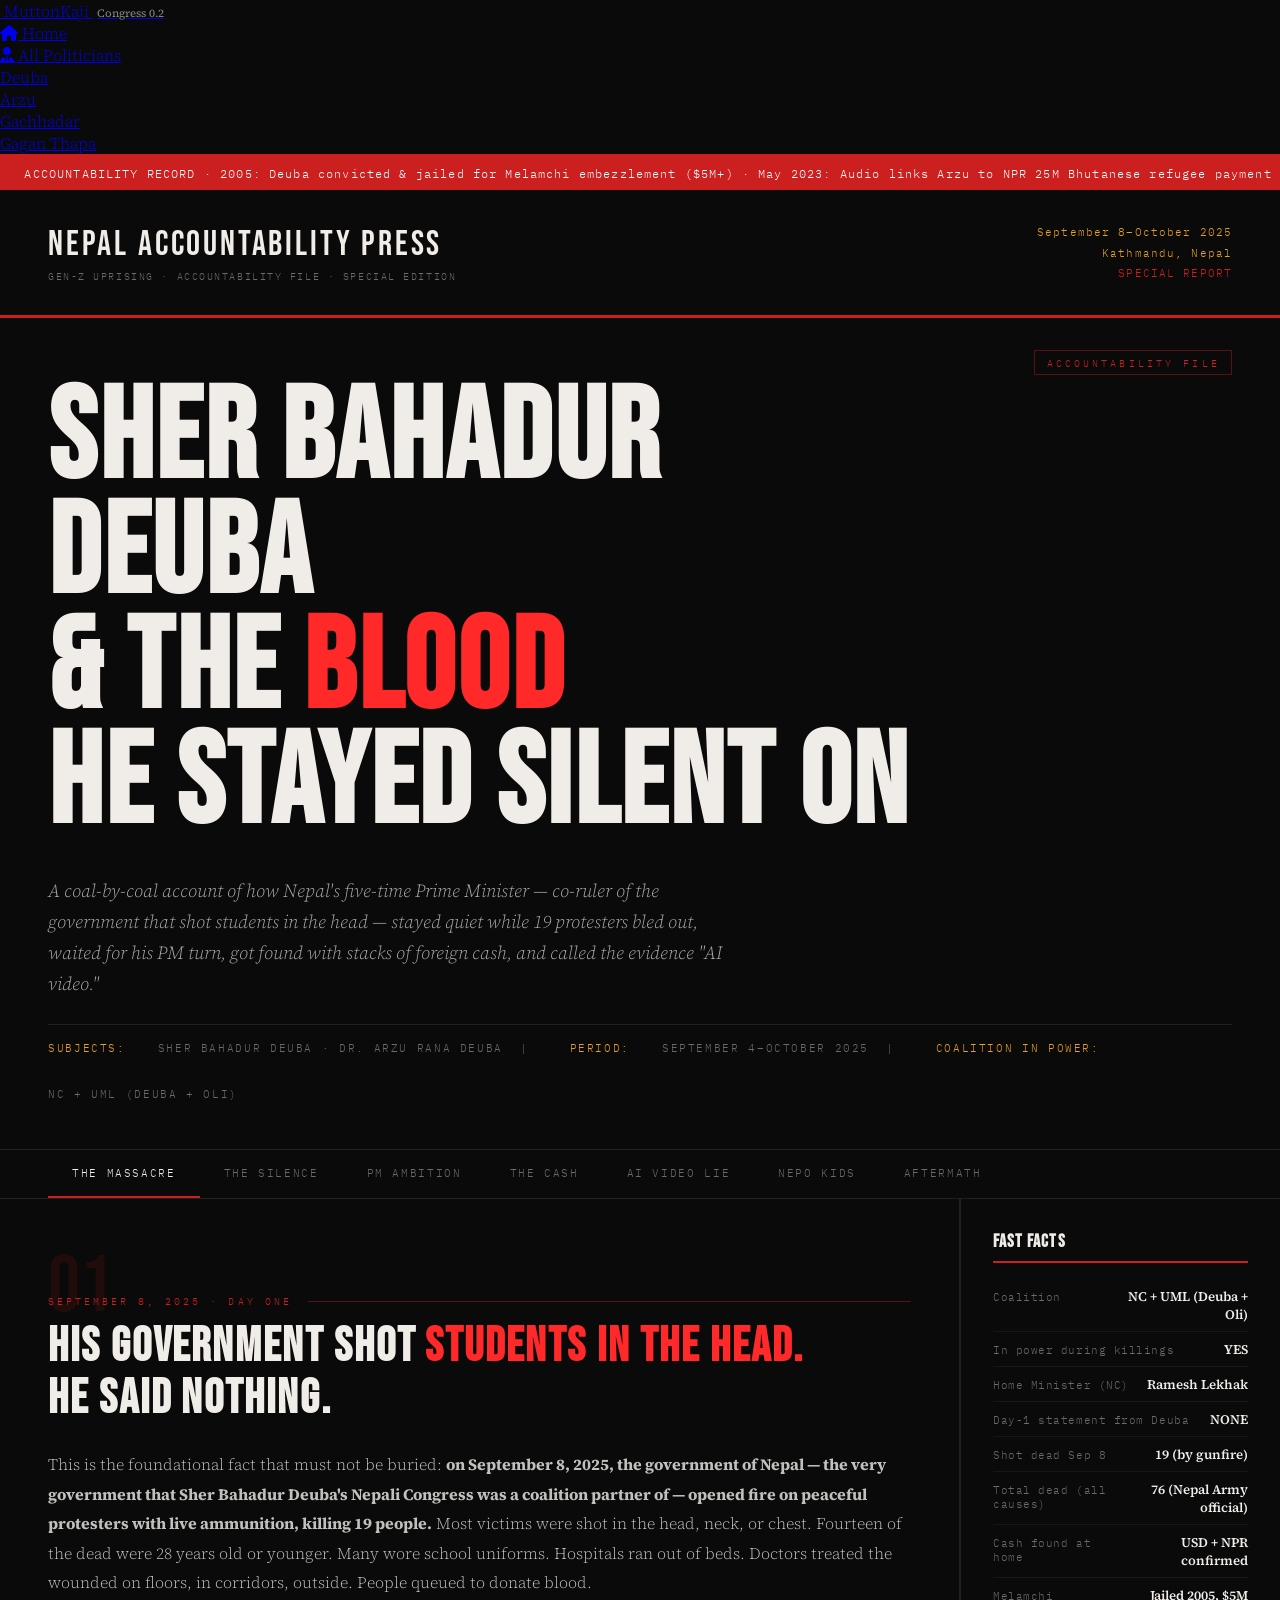
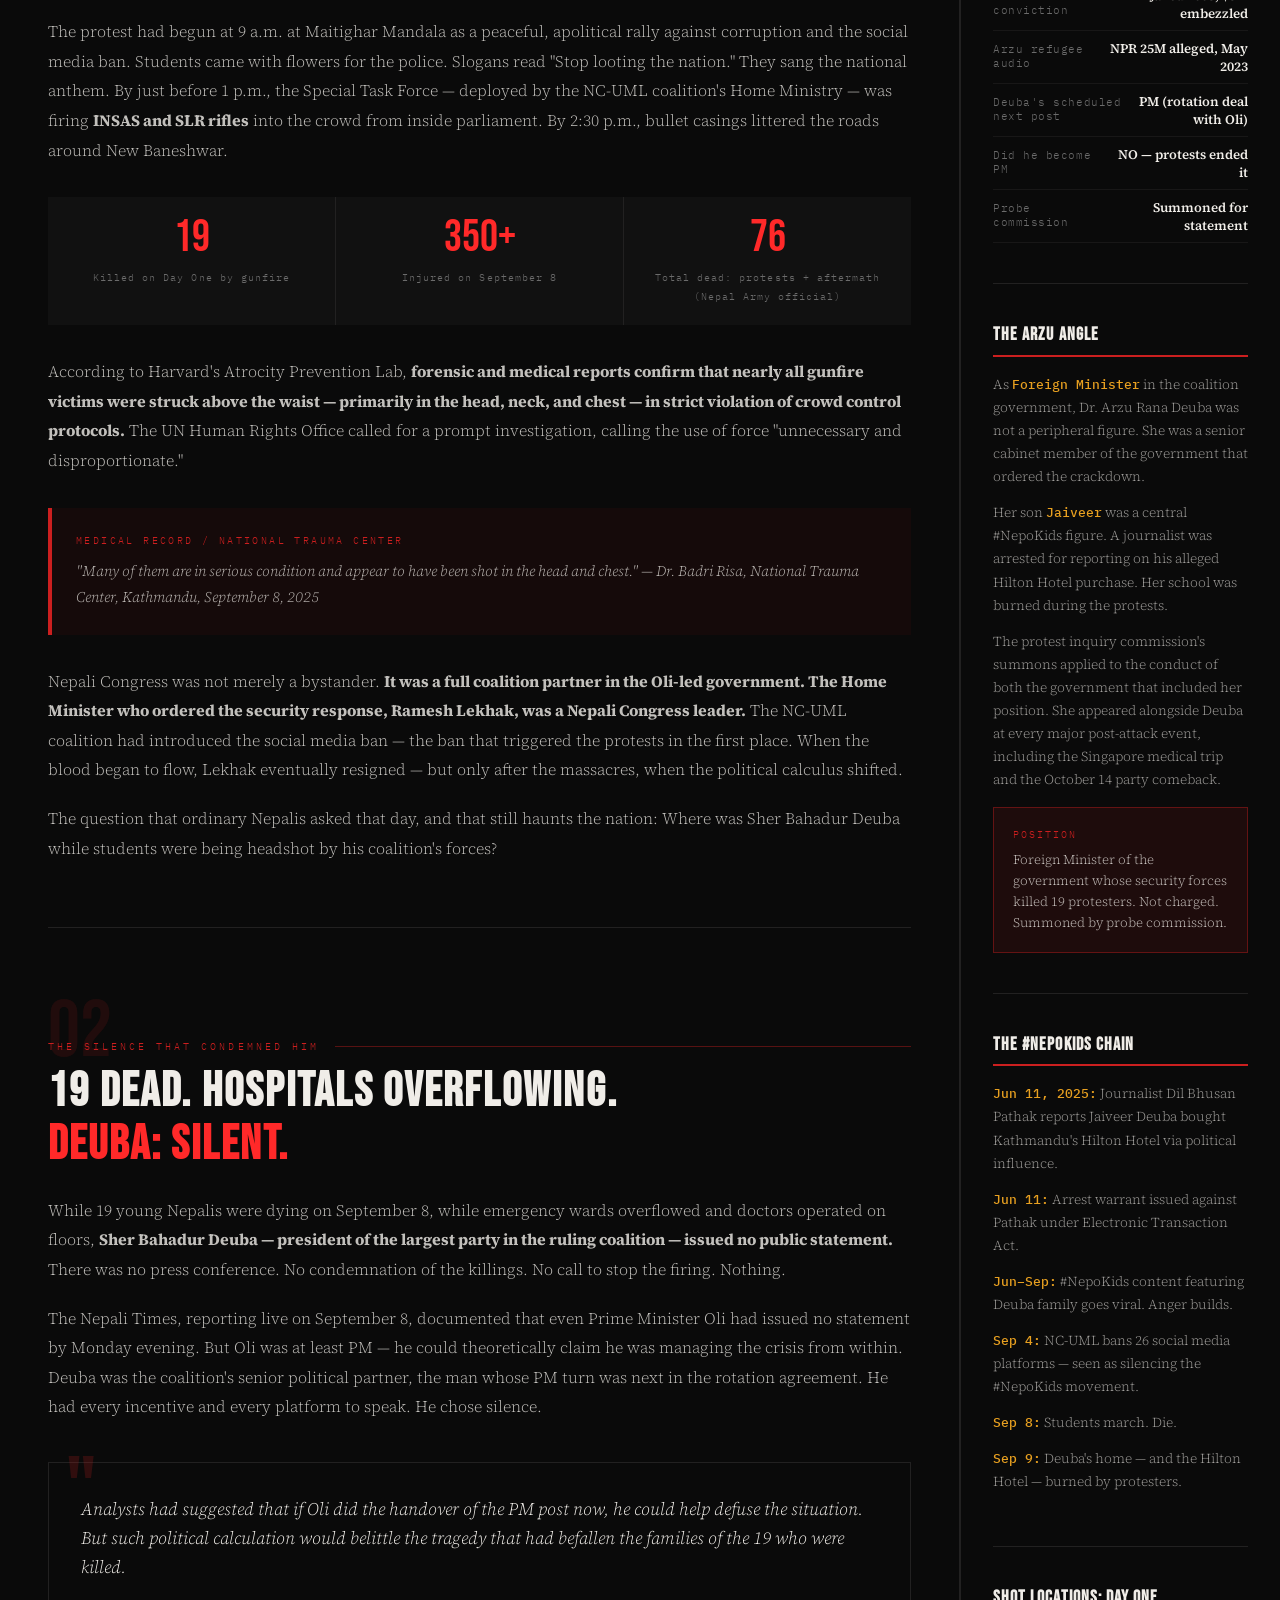
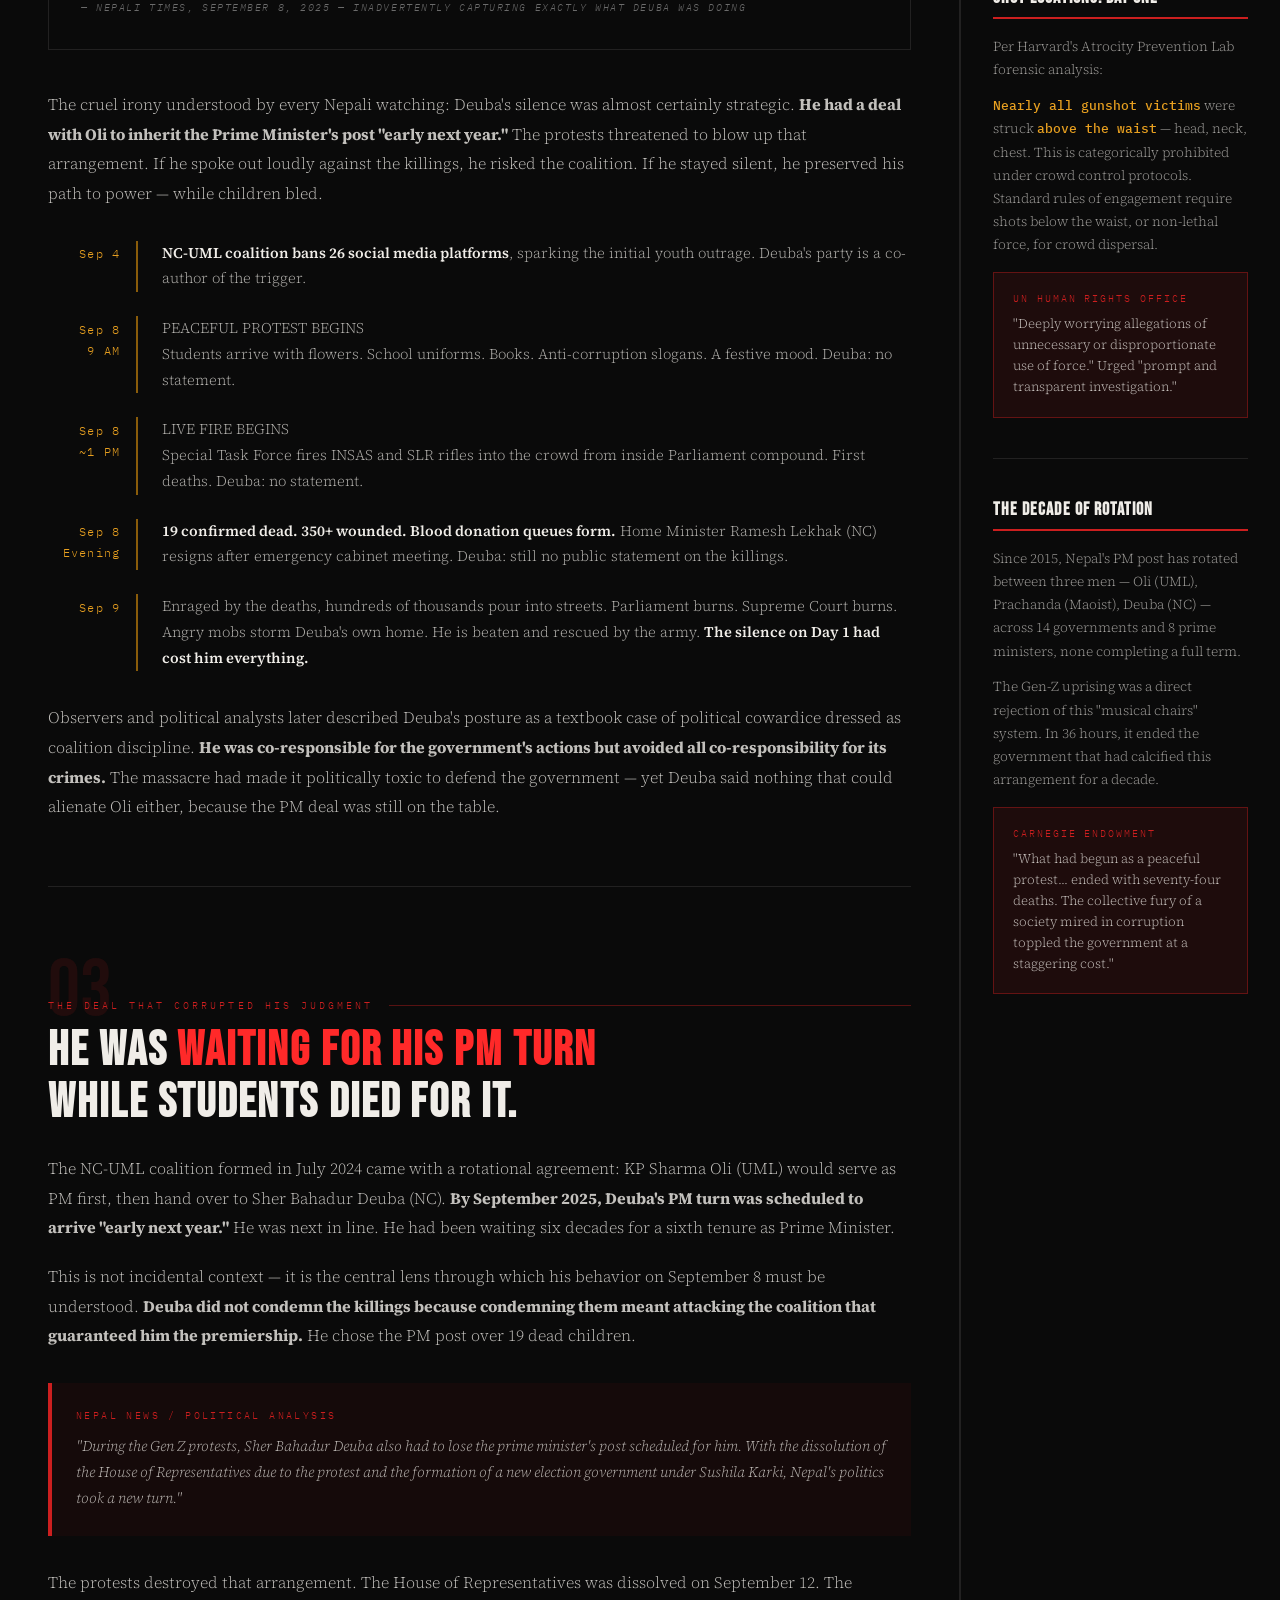
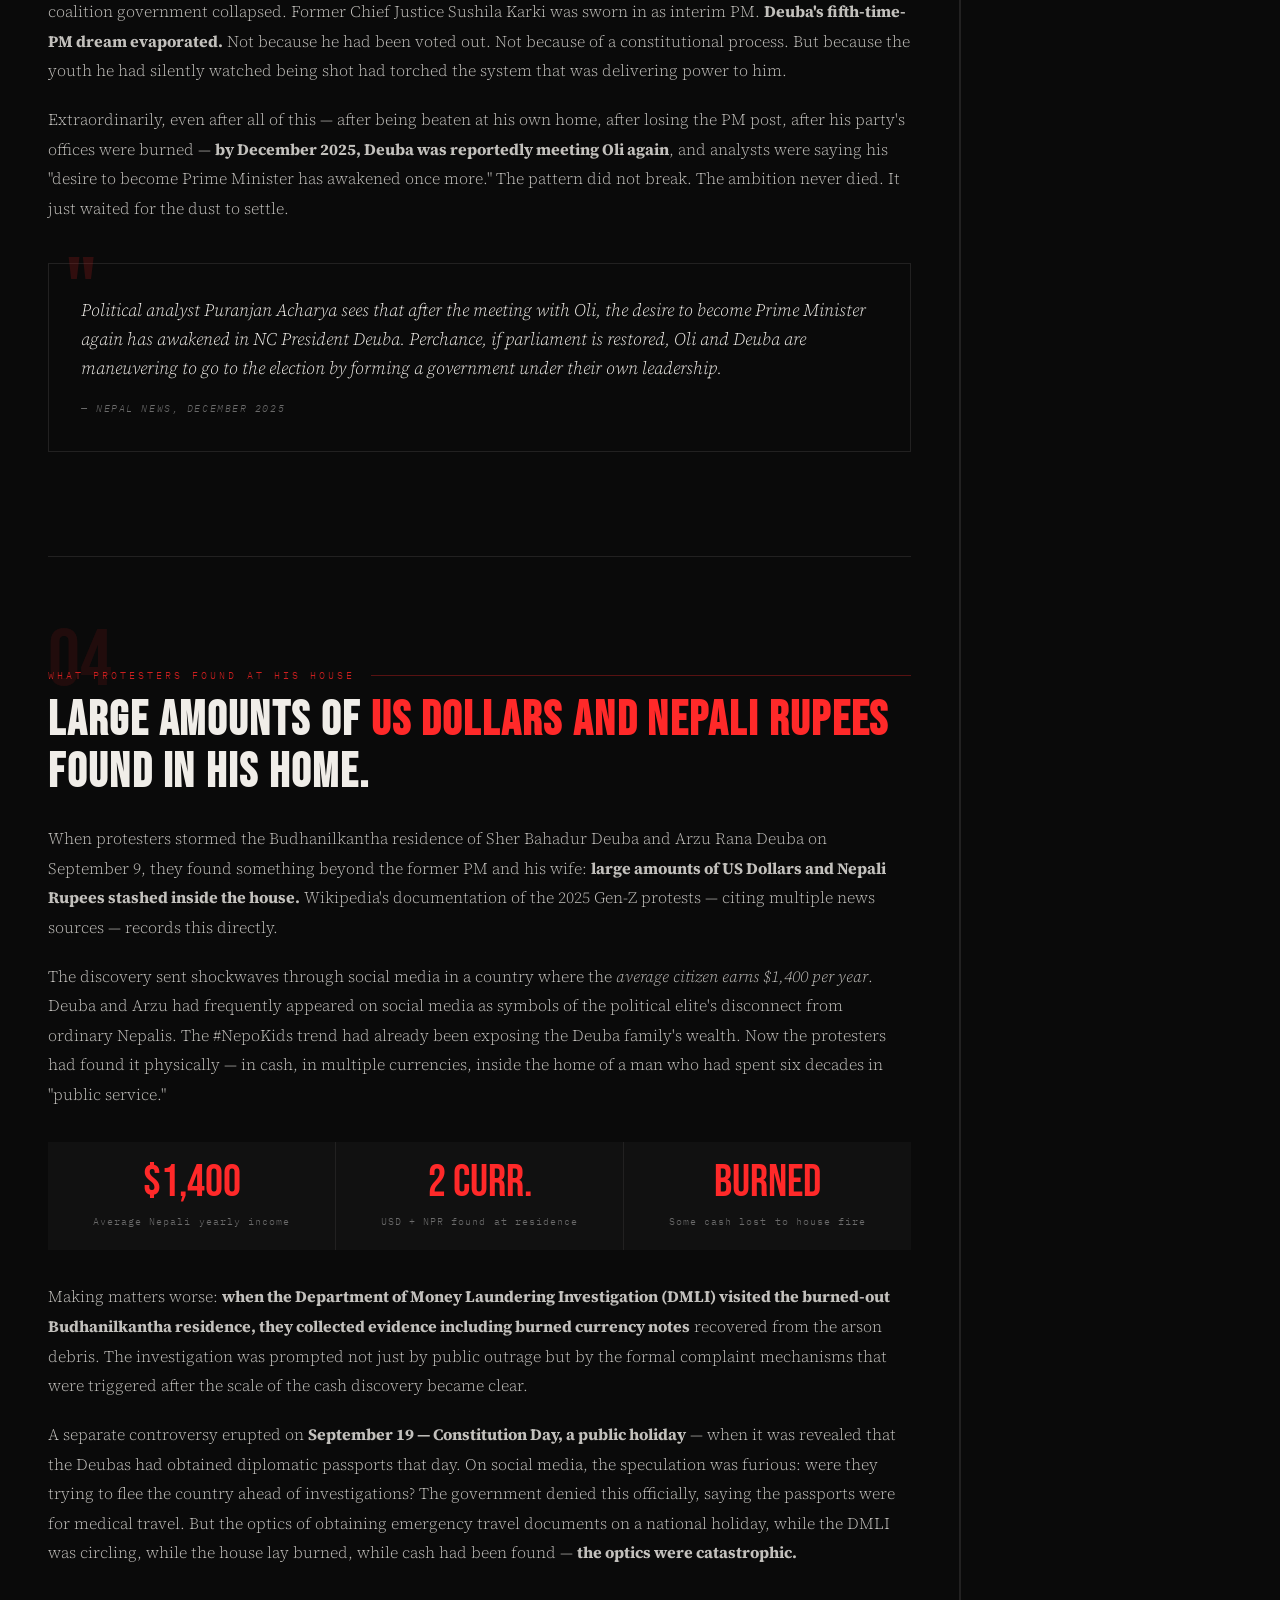
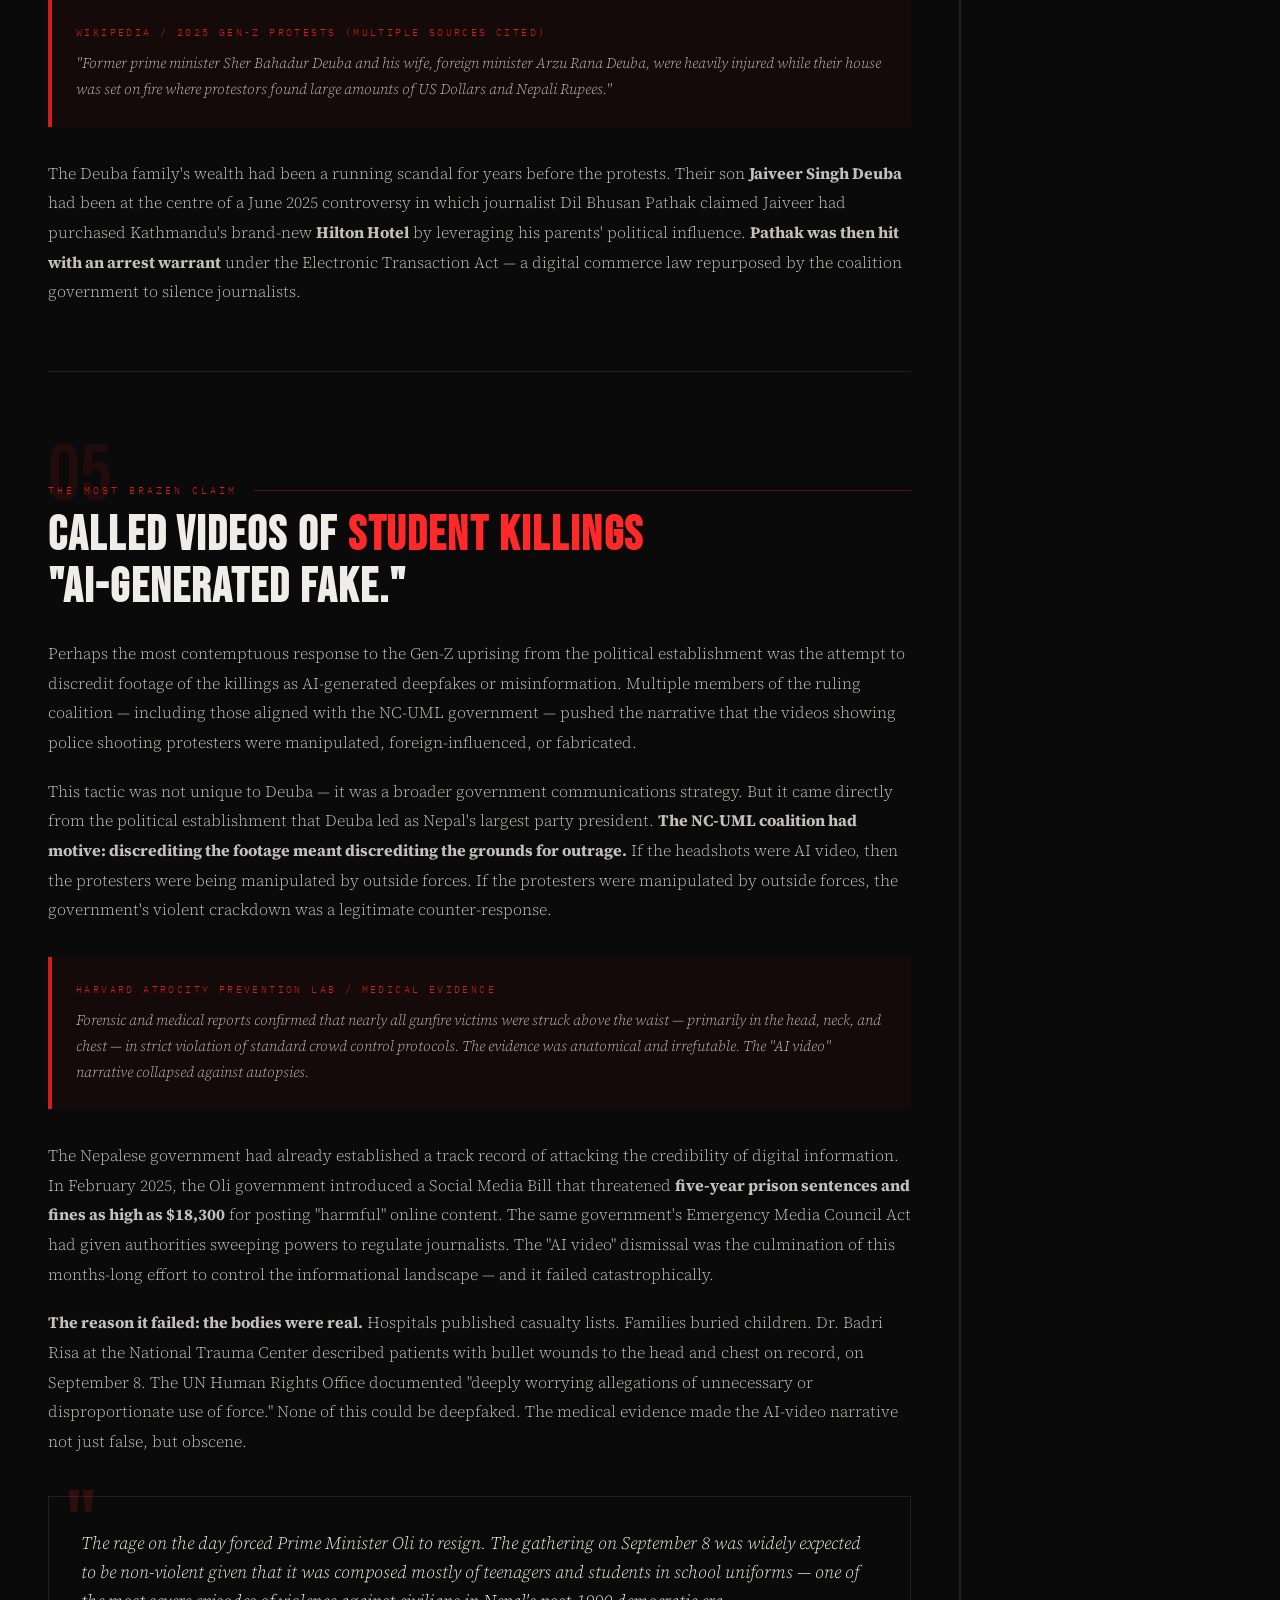
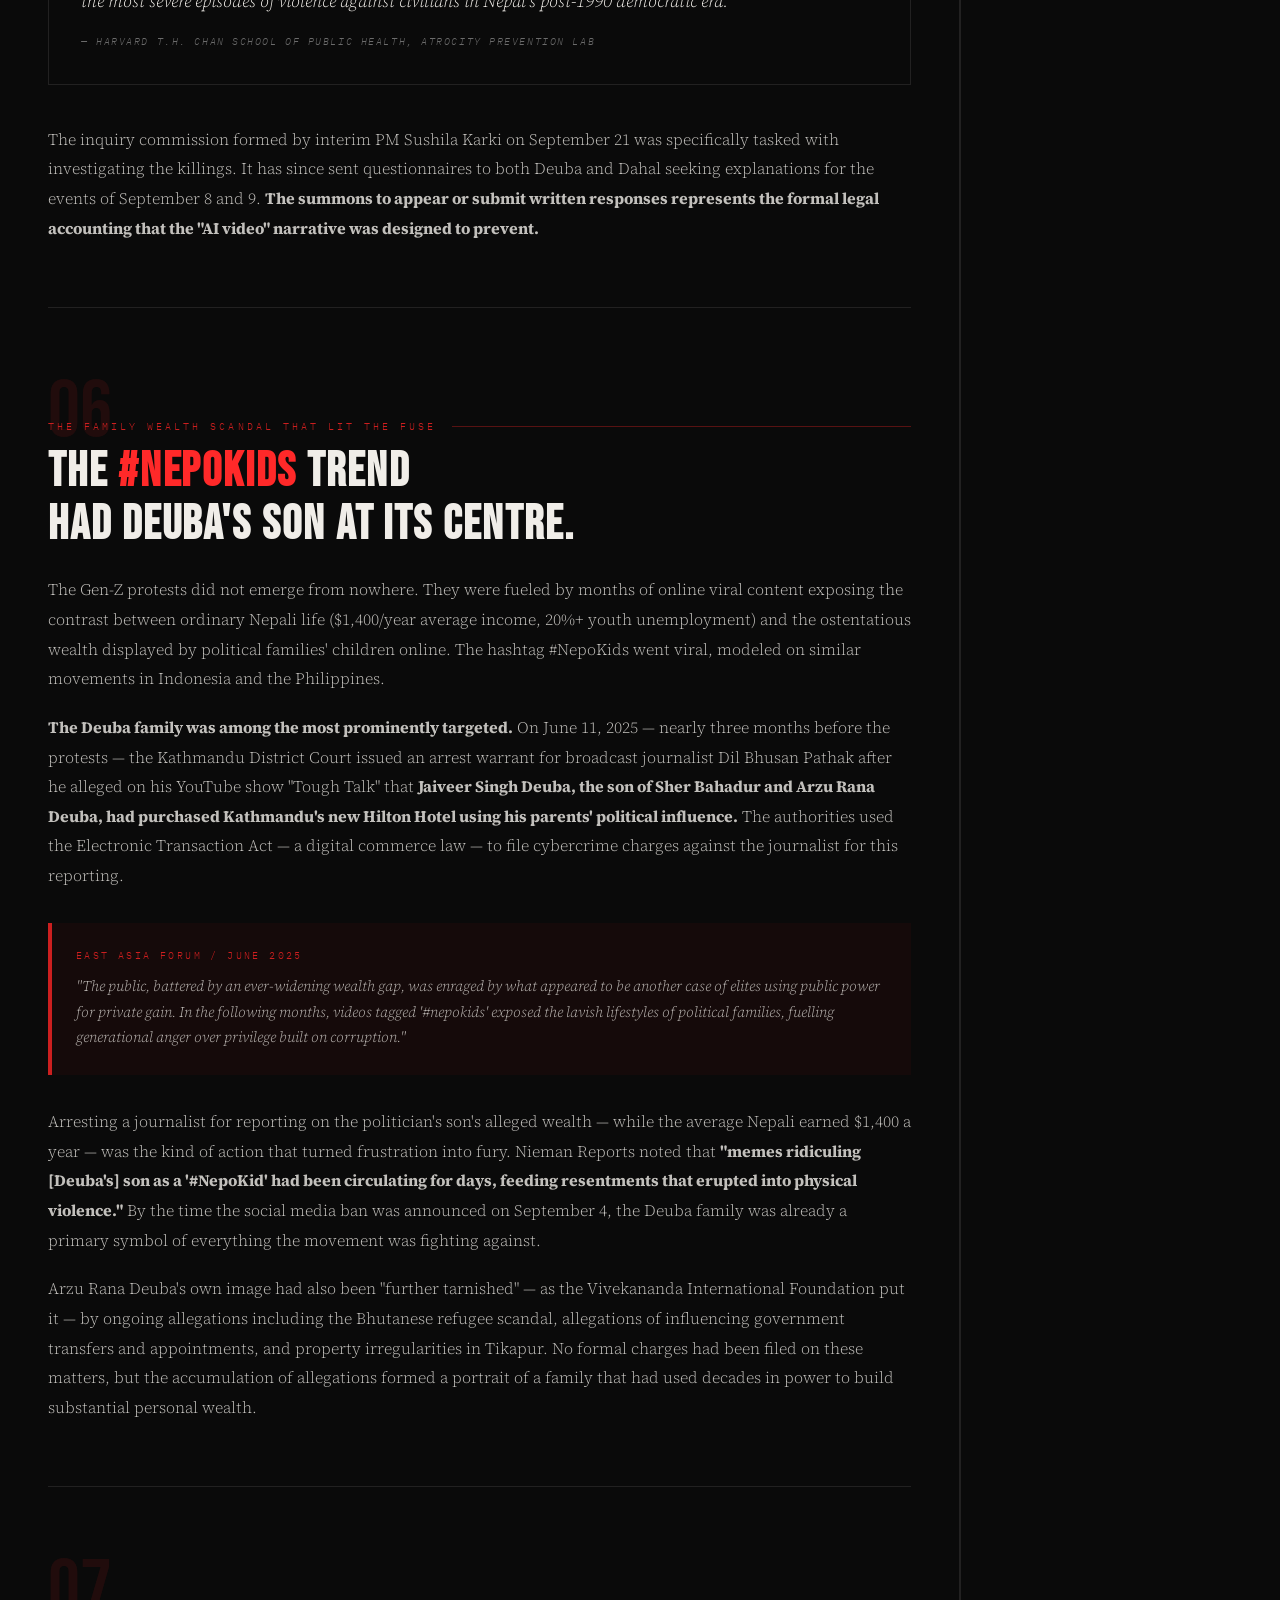
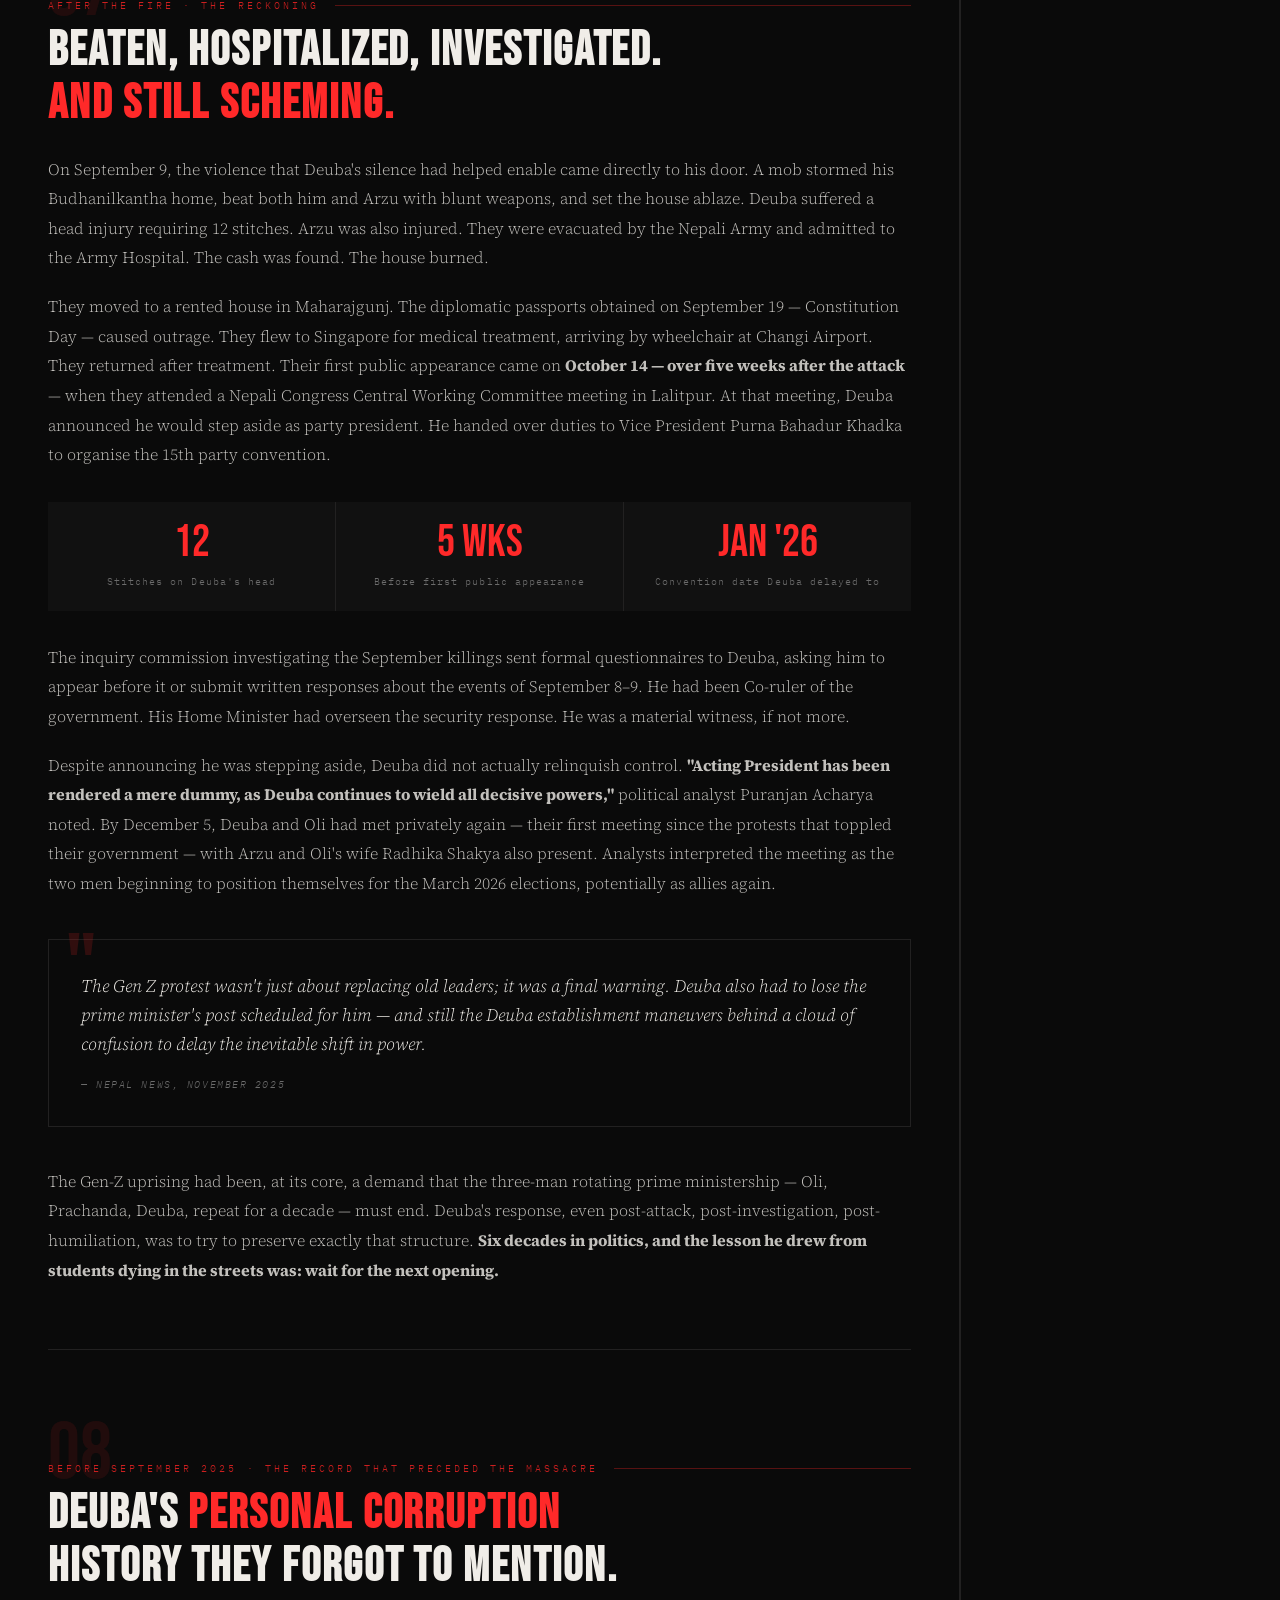
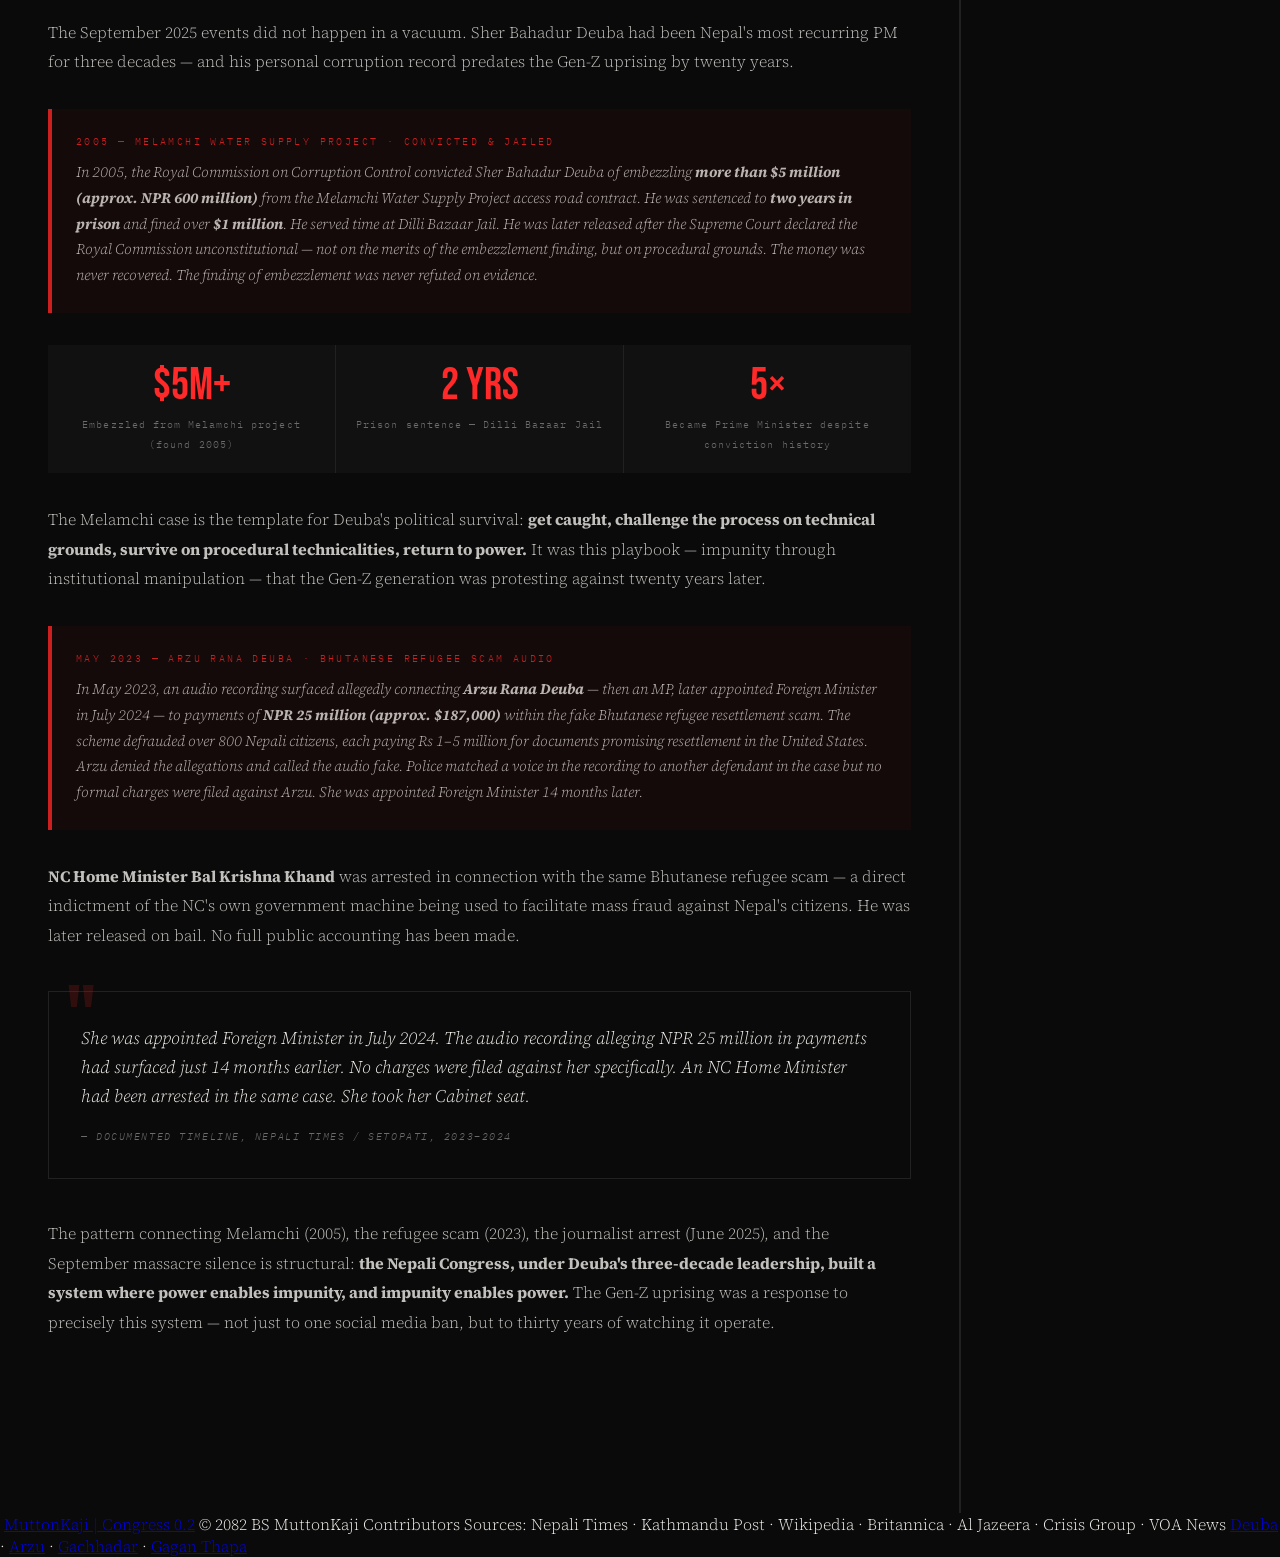
<file: deuba-genz-accountability.html>
<!DOCTYPE html>
<html lang="en">
<head>
<meta charset="UTF-8">
<meta name="viewport" content="width=device-width, initial-scale=1.0">
<title>Deuba & the Gen-Z Uprising — Accountability File</title>
<link href="https://fonts.googleapis.com/css2?family=Bebas+Neue&family=IBM+Plex+Mono:wght@400;500&family=Source+Serif+4:ital,wght@0,300;0,400;0,600;1,400&display=swap" rel="stylesheet">
<style>
  :root {
    --black: #0A0A0A;
    --near-black: #111111;
    --red: #CC1F1F;
    --red-bright: #FF2929;
    --amber: #E8A020;
    --amber-dim: #8A5C0A;
    --white: #F0EDE8;
    --grey: #6B6B6B;
    --border: rgba(240,237,232,0.1);
    --border-red: rgba(204,31,31,0.4);
  }

  * { margin: 0; padding: 0; box-sizing: border-box; }

  html { scroll-behavior: smooth; }

  body {
    background: var(--black);
    color: var(--white);
    font-family: 'Source Serif 4', Georgia, serif;
    font-weight: 300;
    overflow-x: hidden;
  }

  /* ---- TICKER ---- */
  .ticker {
    background: var(--red);
    padding: 0.45rem 0;
    overflow: hidden;
    white-space: nowrap;
  }

  .ticker-inner {
    display: inline-block;
    animation: ticker 30s linear infinite;
    font-family: 'IBM Plex Mono', monospace;
    font-size: 0.72rem;
    letter-spacing: 0.1em;
    color: white;
  }

  @keyframes ticker {
    from { transform: translateX(100vw); }
    to { transform: translateX(-100%); }
  }

  /* ---- MASTHEAD ---- */
  .masthead {
    border-bottom: 3px solid var(--red);
    padding: 2rem 3rem;
    display: flex;
    align-items: flex-end;
    justify-content: space-between;
    gap: 2rem;
  }

  .masthead-title {
    font-family: 'Bebas Neue', sans-serif;
    font-size: clamp(1.5rem, 3vw, 2.2rem);
    letter-spacing: 0.08em;
    color: var(--white);
    line-height: 1;
  }

  .masthead-sub {
    font-family: 'IBM Plex Mono', monospace;
    font-size: 0.65rem;
    color: var(--grey);
    letter-spacing: 0.15em;
    text-transform: uppercase;
    margin-top: 0.4rem;
  }

  .masthead-date {
    font-family: 'IBM Plex Mono', monospace;
    font-size: 0.7rem;
    color: var(--amber);
    letter-spacing: 0.1em;
    text-align: right;
    line-height: 1.8;
  }

  /* ---- HERO HEADLINE ---- */
  .hero {
    padding: 4rem 3rem 3rem;
    border-bottom: 1px solid var(--border);
    position: relative;
  }

  .hero::before {
    content: 'ACCOUNTABILITY FILE';
    position: absolute;
    top: 2rem; right: 3rem;
    font-family: 'IBM Plex Mono', monospace;
    font-size: 0.65rem;
    letter-spacing: 0.3em;
    color: var(--red);
    border: 1px solid var(--border-red);
    padding: 0.3rem 0.7rem;
  }

  .hero h1 {
    font-family: 'Bebas Neue', sans-serif;
    font-size: clamp(3.5rem, 10vw, 8rem);
    line-height: 0.9;
    color: var(--white);
    max-width: 900px;
    letter-spacing: 0.02em;
  }

  .hero h1 em {
    color: var(--red-bright);
    font-style: normal;
  }

  .hero-deck {
    margin-top: 2rem;
    max-width: 680px;
    font-size: 1.15rem;
    line-height: 1.7;
    color: rgba(240,237,232,0.7);
    font-style: italic;
  }

  .hero-byline {
    margin-top: 1.5rem;
    font-family: 'IBM Plex Mono', monospace;
    font-size: 0.68rem;
    letter-spacing: 0.15em;
    color: var(--grey);
    text-transform: uppercase;
    border-top: 1px solid var(--border);
    padding-top: 1rem;
    display: flex;
    gap: 2rem;
    flex-wrap: wrap;
  }

  .hero-byline span { color: var(--amber); }

  /* ---- NAV PILLS ---- */
  .nav-pills {
    display: flex;
    gap: 0;
    border-bottom: 1px solid var(--border);
    overflow-x: auto;
    padding: 0 3rem;
  }

  .nav-pill {
    font-family: 'IBM Plex Mono', monospace;
    font-size: 0.68rem;
    letter-spacing: 0.15em;
    text-transform: uppercase;
    color: var(--grey);
    padding: 1rem 1.5rem;
    cursor: default;
    border-bottom: 3px solid transparent;
    margin-bottom: -1px;
    white-space: nowrap;
    transition: all 0.2s;
  }

  .nav-pill.active, .nav-pill:hover {
    color: var(--white);
    border-bottom-color: var(--red);
  }

  /* ---- LAYOUT ---- */
  .layout {
    display: grid;
    grid-template-columns: 1fr 320px;
    gap: 0;
    max-width: 1300px;
    margin: 0 auto;
  }

  @media (max-width: 900px) {
    .layout { grid-template-columns: 1fr; }
    .sidebar { border-left: none; border-top: 1px solid var(--border); }
    .hero, .masthead, .nav-pills, .main-content, .sidebar { padding-left: 1.5rem; padding-right: 1.5rem; }
    .hero h1 { font-size: clamp(3rem, 12vw, 5rem); }
  }

  .main-content {
    padding: 3rem 3rem 3rem 3rem;
    border-right: 1px solid var(--border);
  }

  .sidebar {
    padding: 2rem;
    border-left: 1px solid var(--border);
  }

  /* ---- SECTION LABEL ---- */
  .s-label {
    font-family: 'IBM Plex Mono', monospace;
    font-size: 0.63rem;
    letter-spacing: 0.3em;
    text-transform: uppercase;
    color: var(--red);
    margin-bottom: 0.8rem;
    display: flex;
    align-items: center;
    gap: 1rem;
  }

  .s-label::after {
    content: '';
    flex: 1;
    height: 1px;
    background: var(--border-red);
  }

  /* ---- ACCUSATION CARD ---- */
  .accusation {
    margin-bottom: 4rem;
    padding-bottom: 4rem;
    border-bottom: 1px solid var(--border);
  }

  .accusation:last-child {
    border-bottom: none;
  }

  .accusation-num {
    font-family: 'Bebas Neue', sans-serif;
    font-size: 5rem;
    line-height: 1;
    color: rgba(204,31,31,0.12);
    margin-bottom: -2rem;
    display: block;
  }

  .accusation h2 {
    font-family: 'Bebas Neue', sans-serif;
    font-size: clamp(1.8rem, 4vw, 3rem);
    letter-spacing: 0.04em;
    color: var(--white);
    line-height: 1.1;
    margin-bottom: 1.5rem;
  }

  .accusation h2 .red { color: var(--red-bright); }

  .accusation-body {
    font-size: 1rem;
    line-height: 1.85;
    color: rgba(240,237,232,0.8);
  }

  .accusation-body p + p {
    margin-top: 1.2rem;
  }

  /* ---- EVIDENCE BOX ---- */
  .evidence-box {
    margin: 2rem 0;
    padding: 1.5rem;
    background: rgba(204,31,31,0.06);
    border-left: 4px solid var(--red);
  }

  .evidence-box .ev-label {
    font-family: 'IBM Plex Mono', monospace;
    font-size: 0.6rem;
    letter-spacing: 0.25em;
    text-transform: uppercase;
    color: var(--red);
    margin-bottom: 0.6rem;
  }

  .evidence-box p {
    font-size: 0.92rem;
    line-height: 1.75;
    color: rgba(240,237,232,0.75);
    font-style: italic;
  }

  /* ---- FACT BOX ---- */
  .fact-strip {
    display: grid;
    grid-template-columns: repeat(3, 1fr);
    gap: 1px;
    background: var(--border);
    margin: 2rem 0;
  }

  .fact-strip-item {
    background: var(--near-black);
    padding: 1.2rem;
    text-align: center;
  }

  .fact-num {
    font-family: 'Bebas Neue', sans-serif;
    font-size: 2.8rem;
    color: var(--red-bright);
    line-height: 1;
    display: block;
  }

  .fact-label {
    font-family: 'IBM Plex Mono', monospace;
    font-size: 0.65rem;
    color: var(--grey);
    letter-spacing: 0.1em;
    margin-top: 0.4rem;
    display: block;
  }

  /* ---- TIMELINE DAY-BY-DAY ---- */
  .day-timeline {
    position: relative;
    margin: 2rem 0;
  }

  .day-entry {
    display: grid;
    grid-template-columns: 90px 1fr;
    gap: 1.5rem;
    margin-bottom: 1.5rem;
  }

  .day-tag {
    font-family: 'IBM Plex Mono', monospace;
    font-size: 0.72rem;
    letter-spacing: 0.1em;
    color: var(--amber);
    text-align: right;
    padding-top: 0.15rem;
    border-right: 2px solid var(--amber-dim);
    padding-right: 1rem;
  }

  .day-body {
    font-size: 0.92rem;
    line-height: 1.75;
    color: rgba(240,237,232,0.75);
  }

  .day-body strong {
    color: var(--white);
    font-weight: 600;
  }

  .day-body.critical .day-headline {
    font-family: 'Bebas Neue', sans-serif;
    font-size: 1.2rem;
    letter-spacing: 0.04em;
    color: var(--red-bright);
    margin-bottom: 0.4rem;
  }

  /* ---- PULL QUOTE ---- */
  .pull {
    margin: 2.5rem 0;
    padding: 2rem;
    border: 1px solid var(--border);
    position: relative;
  }

  .pull::before {
    content: '"';
    font-family: 'Bebas Neue', sans-serif;
    font-size: 6rem;
    color: var(--red);
    opacity: 0.2;
    position: absolute;
    top: -1rem;
    left: 1rem;
    line-height: 1;
  }

  .pull blockquote {
    font-size: 1.1rem;
    font-style: italic;
    line-height: 1.65;
    color: var(--white);
    position: relative;
    z-index: 1;
  }

  .pull cite {
    display: block;
    margin-top: 1rem;
    font-family: 'IBM Plex Mono', monospace;
    font-size: 0.65rem;
    letter-spacing: 0.15em;
    color: var(--grey);
    text-transform: uppercase;
  }

  /* ---- SIDEBAR ELEMENTS ---- */
  .sidebar-card {
    margin-bottom: 2.5rem;
    padding-bottom: 2.5rem;
    border-bottom: 1px solid var(--border);
  }

  .sidebar-card:last-child {
    border-bottom: none;
  }

  .sidebar-card h4 {
    font-family: 'Bebas Neue', sans-serif;
    font-size: 1.1rem;
    letter-spacing: 0.06em;
    color: var(--white);
    margin-bottom: 1rem;
    padding-bottom: 0.6rem;
    border-bottom: 2px solid var(--red);
  }

  .sidebar-card p {
    font-size: 0.85rem;
    line-height: 1.7;
    color: rgba(240,237,232,0.65);
    margin-bottom: 0.8rem;
  }

  .sidebar-card p strong {
    color: var(--amber);
    font-family: 'IBM Plex Mono', monospace;
    font-size: 0.8rem;
    font-weight: 500;
  }

  .kv-item {
    display: flex;
    justify-content: space-between;
    align-items: baseline;
    padding: 0.5rem 0;
    border-bottom: 1px solid rgba(240,237,232,0.06);
    font-size: 0.82rem;
  }

  .kv-item .kv-key {
    color: var(--grey);
    font-family: 'IBM Plex Mono', monospace;
    font-size: 0.68rem;
    letter-spacing: 0.05em;
  }

  .kv-item .kv-val {
    color: var(--white);
    font-weight: 600;
    text-align: right;
    max-width: 55%;
  }

  .verdict-box {
    background: rgba(204,31,31,0.1);
    border: 1px solid var(--border-red);
    padding: 1.2rem;
    margin-top: 1rem;
  }

  .verdict-box p {
    font-size: 0.82rem;
    color: rgba(240,237,232,0.8);
    line-height: 1.6;
    margin-bottom: 0 !important;
  }

  .verdict-box .verdict-label {
    font-family: 'IBM Plex Mono', monospace;
    font-size: 0.6rem;
    letter-spacing: 0.2em;
    color: var(--red);
    text-transform: uppercase;
    margin-bottom: 0.5rem;
  }

  /* ---- FOOTER ---- */
  footer {
    border-top: 3px solid var(--red);
    padding: 2rem 3rem;
    font-family: 'IBM Plex Mono', monospace;
    font-size: 0.65rem;
    color: var(--grey);
    letter-spacing: 0.1em;
    display: flex;
    justify-content: space-between;
    gap: 1rem;
    flex-wrap: wrap;
  }

  .highlight-amber { color: var(--amber); }
  .highlight-red { color: var(--red-bright); }
</style>
<link rel="stylesheet" href="https://cdnjs.cloudflare.com/ajax/libs/font-awesome/6.7.2/css/all.min.css" crossorigin="anonymous" referrerpolicy="no-referrer" />
</head>
<body>

<nav class="subpage-nav">
  <a href="index.html" class="subpage-logo">
    <i class="fa-solid fa-ram"></i> MuttonKaji <span style="font-size:0.7rem;font-weight:400;color:#888;margin-left:4px;">Congress 0.2</span>
  </a>
  <ul class="subpage-nav-links">
    <li><a href="index.html"><i class="fa-solid fa-house"></i> Home</a></li>
    <li><a href="index.html#politicians"><i class="fa-solid fa-user-tie"></i> All Politicians</a></li>
    <li><a href="deuba-genz-accountability.html" class="active">Deuba</a></li>
    <li><a href="arzu-rana-deuba.html">Arzu</a></li>
    <li><a href="gachhadar-report.html">Gachhadar</a></li>
    <li><a href="gagan-thapa-expose.html">Gagan Thapa</a></li>
  </ul>
</nav>

<div class="ticker">
  <div class="ticker-inner">
    &nbsp;&nbsp;&nbsp;ACCOUNTABILITY RECORD · 2005: Deuba convicted &amp; jailed for Melamchi embezzlement ($5M+) · May 2023: Audio links Arzu to NPR 25M Bhutanese refugee payment · NC Home Minister Bal Krishna Khand arrested in same refugee scam · Sep 8 2025: 19 protesters shot dead by coalition security forces · 76 total dead (Nepal Army official count) · NC Home Minister Ramesh Lekhak resigned post-massacre · Cash USD + NPR found inside Deuba residence · Journalist arrested for reporting on Deuba family wealth · Deuba loses scheduled 6th PM term · Probe commission summons Deuba for statement &nbsp;&nbsp;&nbsp;◆&nbsp;&nbsp;&nbsp; ACCOUNTABILITY RECORD · 2005: Deuba jailed Melamchi · Arzu refugee audio NPR 25M · NC Home Minister arrested · 19 shot Sep 8 2025 · 76 total dead · Gen-Z ends Deuba PM turn
  </div>
</div>

<!-- MASTHEAD -->
<div class="masthead">
  <div>
    <div class="masthead-title">NEPAL ACCOUNTABILITY PRESS</div>
    <div class="masthead-sub">Gen-Z Uprising · Accountability File · Special Edition</div>
  </div>
  <div class="masthead-date">
    September 8–October 2025<br>
    Kathmandu, Nepal<br>
    <span style="color:var(--red)">SPECIAL REPORT</span>
  </div>
</div>

<!-- HERO -->
<div class="hero">
  <h1>SHER BAHADUR DEUBA<br>& THE <em>BLOOD</em><br>HE STAYED SILENT ON</h1>
  <p class="hero-deck">A coal-by-coal account of how Nepal's five-time Prime Minister — co-ruler of the government that shot students in the head — stayed quiet while 19 protesters bled out, waited for his PM turn, got found with stacks of foreign cash, and called the evidence "AI video."</p>
  <div class="hero-byline">
    <span>SUBJECTS:</span> Sher Bahadur Deuba · Dr. Arzu Rana Deuba &nbsp;|&nbsp;
    <span>PERIOD:</span> September 4–October 2025 &nbsp;|&nbsp;
    <span>COALITION IN POWER:</span> NC + UML (Deuba + Oli)
  </div>
</div>

<!-- NAV PILLS -->
<div class="nav-pills">
  <div class="nav-pill active">The Massacre</div>
  <div class="nav-pill">The Silence</div>
  <div class="nav-pill">PM Ambition</div>
  <div class="nav-pill">The Cash</div>
  <div class="nav-pill">AI Video Lie</div>
  <div class="nav-pill">Nepo Kids</div>
  <div class="nav-pill">Aftermath</div>
</div>

<!-- MAIN LAYOUT -->
<div class="layout">

<!-- ===== MAIN CONTENT ===== -->
<div class="main-content">

  <!-- ACCUSATION 1: MASSACRE, COALITION COMPLICITY -->
  <div class="accusation" id="massacre">
    <span class="accusation-num">01</span>
    <div class="s-label">September 8, 2025 · Day One</div>
    <h2>HIS GOVERNMENT SHOT <span class="red">STUDENTS IN THE HEAD.</span><br>HE SAID NOTHING.</h2>

    <div class="accusation-body">
      <p>This is the foundational fact that must not be buried: <strong>on September 8, 2025, the government of Nepal — the very government that Sher Bahadur Deuba's Nepali Congress was a coalition partner of — opened fire on peaceful protesters with live ammunition, killing 19 people.</strong> Most victims were shot in the head, neck, or chest. Fourteen of the dead were 28 years old or younger. Many wore school uniforms. Hospitals ran out of beds. Doctors treated the wounded on floors, in corridors, outside. People queued to donate blood.</p>

      <p>The protest had begun at 9 a.m. at Maitighar Mandala as a peaceful, apolitical rally against corruption and the social media ban. Students came with flowers for the police. Slogans read "Stop looting the nation." They sang the national anthem. By just before 1 p.m., the Special Task Force — deployed by the NC-UML coalition's Home Ministry — was firing <strong>INSAS and SLR rifles</strong> into the crowd from inside parliament. By 2:30 p.m., bullet casings littered the roads around New Baneshwar.</p>

      <div class="fact-strip">
        <div class="fact-strip-item">
          <span class="fact-num">19</span>
          <span class="fact-label">Killed on Day One by gunfire</span>
        </div>
        <div class="fact-strip-item">
          <span class="fact-num">350+</span>
          <span class="fact-label">Injured on September 8</span>
        </div>
        <div class="fact-strip-item">
          <span class="fact-num">76</span>
          <span class="fact-label">Total dead: protests + aftermath (Nepal Army official)</span>
        </div>
      </div>

      <p>According to Harvard's Atrocity Prevention Lab, <strong>forensic and medical reports confirm that nearly all gunfire victims were struck above the waist — primarily in the head, neck, and chest — in strict violation of crowd control protocols.</strong> The UN Human Rights Office called for a prompt investigation, calling the use of force "unnecessary and disproportionate."</p>

      <div class="evidence-box">
        <div class="ev-label">Medical Record / National Trauma Center</div>
        <p>"Many of them are in serious condition and appear to have been shot in the head and chest." — Dr. Badri Risa, National Trauma Center, Kathmandu, September 8, 2025</p>
      </div>

      <p>Nepali Congress was not merely a bystander. <strong>It was a full coalition partner in the Oli-led government.  The Home Minister who ordered the security response, Ramesh Lekhak, was a Nepali Congress leader.</strong> The NC-UML coalition had introduced the social media ban — the ban that triggered the protests in the first place. When the blood began to flow, Lekhak eventually resigned — but only after the massacres, when the political calculus shifted.</p>

      <p>The question that ordinary Nepalis asked that day, and that still haunts the nation: Where was Sher Bahadur Deuba while students were being headshot by his coalition's forces?</p>
    </div>
  </div>

  <!-- ACCUSATION 2: THE SILENCE -->
  <div class="accusation" id="silence">
    <span class="accusation-num">02</span>
    <div class="s-label">The Silence That Condemned Him</div>
    <h2>19 DEAD. HOSPITALS OVERFLOWING.<br><span class="red">DEUBA: SILENT.</span></h2>

    <div class="accusation-body">
      <p>While 19 young Nepalis were dying on September 8, while emergency wards overflowed and doctors operated on floors, <strong>Sher Bahadur Deuba — president of the largest party in the ruling coalition — issued no public statement.</strong> There was no press conference. No condemnation of the killings. No call to stop the firing. Nothing.</p>

      <p>The Nepali Times, reporting live on September 8, documented that even Prime Minister Oli had issued no statement by Monday evening. But Oli was at least PM — he could theoretically claim he was managing the crisis from within. Deuba was the coalition's senior political partner, the man whose PM turn was next in the rotation agreement. He had every incentive and every platform to speak. He chose silence.</p>

      <div class="pull">
        <blockquote>Analysts had suggested that if Oli did the handover of the PM post now, he could help defuse the situation. But such political calculation would belittle the tragedy that had befallen the families of the 19 who were killed.</blockquote>
        <cite>— Nepali Times, September 8, 2025 — inadvertently capturing exactly what Deuba was doing</cite>
      </div>

      <p>The cruel irony understood by every Nepali watching: Deuba's silence was almost certainly strategic. <strong>He had a deal with Oli to inherit the Prime Minister's post "early next year."</strong> The protests threatened to blow up that arrangement. If he spoke out loudly against the killings, he risked the coalition. If he stayed silent, he preserved his path to power — while children bled.</p>

      <div class="day-timeline">
        <div class="day-entry">
          <div class="day-tag">Sep 4</div>
          <div class="day-body"><strong>NC-UML coalition bans 26 social media platforms</strong>, sparking the initial youth outrage. Deuba's party is a co-author of the trigger.</div>
        </div>
        <div class="day-entry">
          <div class="day-tag">Sep 8<br>9 AM</div>
          <div class="day-body"><div class="day-headline">PEACEFUL PROTEST BEGINS</div>Students arrive with flowers. School uniforms. Books. Anti-corruption slogans. A festive mood. Deuba: no statement.</div>
        </div>
        <div class="day-entry">
          <div class="day-tag">Sep 8<br>~1 PM</div>
          <div class="day-body"><div class="day-headline">LIVE FIRE BEGINS</div>Special Task Force fires INSAS and SLR rifles into the crowd from inside Parliament compound. First deaths. Deuba: no statement.</div>
        </div>
        <div class="day-entry">
          <div class="day-tag">Sep 8<br>Evening</div>
          <div class="day-body"><strong>19 confirmed dead. 350+ wounded. Blood donation queues form.</strong> Home Minister Ramesh Lekhak (NC) resigns after emergency cabinet meeting. Deuba: still no public statement on the killings.</div>
        </div>
        <div class="day-entry">
          <div class="day-tag">Sep 9</div>
          <div class="day-body">Enraged by the deaths, hundreds of thousands pour into streets. Parliament burns. Supreme Court burns. Angry mobs storm Deuba's own home. He is beaten and rescued by the army. <strong>The silence on Day 1 had cost him everything.</strong></div>
        </div>
      </div>

      <p>Observers and political analysts later described Deuba's posture as a textbook case of political cowardice dressed as coalition discipline. <strong>He was co-responsible for the government's actions but avoided all co-responsibility for its crimes.</strong> The massacre had made it politically toxic to defend the government — yet Deuba said nothing that could alienate Oli either, because the PM deal was still on the table.</p>
    </div>
  </div>

  <!-- ACCUSATION 3: PM AMBITION -->
  <div class="accusation" id="pm">
    <span class="accusation-num">03</span>
    <div class="s-label">The Deal That Corrupted His Judgment</div>
    <h2>HE WAS <span class="red">WAITING FOR HIS PM TURN</span><br>WHILE STUDENTS DIED FOR IT.</h2>

    <div class="accusation-body">
      <p>The NC-UML coalition formed in July 2024 came with a rotational agreement: KP Sharma Oli (UML) would serve as PM first, then hand over to Sher Bahadur Deuba (NC). <strong>By September 2025, Deuba's PM turn was scheduled to arrive "early next year."</strong> He was next in line. He had been waiting six decades for a sixth tenure as Prime Minister.</p>

      <p>This is not incidental context — it is the central lens through which his behavior on September 8 must be understood. <strong>Deuba did not condemn the killings because condemning them meant attacking the coalition that guaranteed him the premiership.</strong> He chose the PM post over 19 dead children.</p>

      <div class="evidence-box">
        <div class="ev-label">Nepal News / Political Analysis</div>
        <p>"During the Gen Z protests, Sher Bahadur Deuba also had to lose the prime minister's post scheduled for him. With the dissolution of the House of Representatives due to the protest and the formation of a new election government under Sushila Karki, Nepal's politics took a new turn."</p>
      </div>

      <p>The protests destroyed that arrangement. The House of Representatives was dissolved on September 12. The coalition government collapsed. Former Chief Justice Sushila Karki was sworn in as interim PM. <strong>Deuba's fifth-time-PM dream evaporated.</strong> Not because he had been voted out. Not because of a constitutional process. But because the youth he had silently watched being shot had torched the system that was delivering power to him.</p>

      <p>Extraordinarily, even after all of this — after being beaten at his own home, after losing the PM post, after his party's offices were burned — <strong>by December 2025, Deuba was reportedly meeting Oli again</strong>, and analysts were saying his "desire to become Prime Minister has awakened once more." The pattern did not break. The ambition never died. It just waited for the dust to settle.</p>

      <div class="pull">
        <blockquote>Political analyst Puranjan Acharya sees that after the meeting with Oli, the desire to become Prime Minister again has awakened in NC President Deuba. Perchance, if parliament is restored, Oli and Deuba are maneuvering to go to the election by forming a government under their own leadership.</blockquote>
        <cite>— Nepal News, December 2025</cite>
      </div>
    </div>
  </div>

  <!-- ACCUSATION 4: THE CASH -->
  <div class="accusation" id="cash">
    <span class="accusation-num">04</span>
    <div class="s-label">What Protesters Found at His House</div>
    <h2>LARGE AMOUNTS OF <span class="red">US DOLLARS AND NEPALI RUPEES</span><br>FOUND IN HIS HOME.</h2>

    <div class="accusation-body">
      <p>When protesters stormed the Budhanilkantha residence of Sher Bahadur Deuba and Arzu Rana Deuba on September 9, they found something beyond the former PM and his wife: <strong>large amounts of US Dollars and Nepali Rupees stashed inside the house.</strong> Wikipedia's documentation of the 2025 Gen-Z protests — citing multiple news sources — records this directly.</p>

      <p>The discovery sent shockwaves through social media in a country where the <em>average citizen earns $1,400 per year</em>. Deuba and Arzu had frequently appeared on social media as symbols of the political elite's disconnect from ordinary Nepalis. The #NepoKids trend had already been exposing the Deuba family's wealth. Now the protesters had found it physically — in cash, in multiple currencies, inside the home of a man who had spent six decades in "public service."</p>

      <div class="fact-strip">
        <div class="fact-strip-item">
          <span class="fact-num">$1,400</span>
          <span class="fact-label">Average Nepali yearly income</span>
        </div>
        <div class="fact-strip-item">
          <span class="fact-num">2 CURR.</span>
          <span class="fact-label">USD + NPR found at residence</span>
        </div>
        <div class="fact-strip-item">
          <span class="fact-num">BURNED</span>
          <span class="fact-label">Some cash lost to house fire</span>
        </div>
      </div>

      <p>Making matters worse: <strong>when the Department of Money Laundering Investigation (DMLI) visited the burned-out Budhanilkantha residence, they collected evidence including burned currency notes</strong> recovered from the arson debris. The investigation was prompted not just by public outrage but by the formal complaint mechanisms that were triggered after the scale of the cash discovery became clear.</p>

      <p>A separate controversy erupted on <strong>September 19 — Constitution Day, a public holiday</strong> — when it was revealed that the Deubas had obtained diplomatic passports that day. On social media, the speculation was furious: were they trying to flee the country ahead of investigations? The government denied this officially, saying the passports were for medical travel. But the optics of obtaining emergency travel documents on a national holiday, while the DMLI was circling, while the house lay burned, while cash had been found — <strong>the optics were catastrophic.</strong></p>

      <div class="evidence-box">
        <div class="ev-label">Wikipedia / 2025 Gen-Z Protests (multiple sources cited)</div>
        <p>"Former prime minister Sher Bahadur Deuba and his wife, foreign minister Arzu Rana Deuba, were heavily injured while their house was set on fire where protestors found large amounts of US Dollars and Nepali Rupees."</p>
      </div>

      <p>The Deuba family's wealth had been a running scandal for years before the protests. Their son <strong>Jaiveer Singh Deuba</strong> had been at the centre of a June 2025 controversy in which journalist Dil Bhusan Pathak claimed Jaiveer had purchased Kathmandu's brand-new <strong>Hilton Hotel</strong> by leveraging his parents' political influence. <strong>Pathak was then hit with an arrest warrant</strong> under the Electronic Transaction Act — a digital commerce law repurposed by the coalition government to silence journalists.</p>
    </div>
  </div>

  <!-- ACCUSATION 5: AI VIDEO -->
  <div class="accusation" id="ai-video">
    <span class="accusation-num">05</span>
    <div class="s-label">The Most Brazen Claim</div>
    <h2>CALLED VIDEOS OF <span class="red">STUDENT KILLINGS</span><br>"AI-GENERATED FAKE."</h2>

    <div class="accusation-body">
      <p>Perhaps the most contemptuous response to the Gen-Z uprising from the political establishment was the attempt to discredit footage of the killings as AI-generated deepfakes or misinformation. Multiple members of the ruling coalition — including those aligned with the NC-UML government — pushed the narrative that the videos showing police shooting protesters were manipulated, foreign-influenced, or fabricated.</p>

      <p>This tactic was not unique to Deuba — it was a broader government communications strategy. But it came directly from the political establishment that Deuba led as Nepal's largest party president. <strong>The NC-UML coalition had motive: discrediting the footage meant discrediting the grounds for outrage.</strong> If the headshots were AI video, then the protesters were being manipulated by outside forces. If the protesters were manipulated by outside forces, the government's violent crackdown was a legitimate counter-response.</p>

      <div class="evidence-box">
        <div class="ev-label">Harvard Atrocity Prevention Lab / Medical Evidence</div>
        <p>Forensic and medical reports confirmed that nearly all gunfire victims were struck above the waist — primarily in the head, neck, and chest — in strict violation of standard crowd control protocols. The evidence was anatomical and irrefutable. The "AI video" narrative collapsed against autopsies.</p>
      </div>

      <p>The Nepalese government had already established a track record of attacking the credibility of digital information. In February 2025, the Oli government introduced a Social Media Bill that threatened <strong>five-year prison sentences and fines as high as $18,300</strong> for posting "harmful" online content. The same government's Emergency Media Council Act had given authorities sweeping powers to regulate journalists. The "AI video" dismissal was the culmination of this months-long effort to control the informational landscape — and it failed catastrophically.</p>

      <p><strong>The reason it failed: the bodies were real.</strong> Hospitals published casualty lists. Families buried children. Dr. Badri Risa at the National Trauma Center described patients with bullet wounds to the head and chest on record, on September 8. The UN Human Rights Office documented "deeply worrying allegations of unnecessary or disproportionate use of force." None of this could be deepfaked. The medical evidence made the AI-video narrative not just false, but obscene.</p>

      <div class="pull">
        <blockquote>The rage on the day forced Prime Minister Oli to resign. The gathering on September 8 was widely expected to be non-violent given that it was composed mostly of teenagers and students in school uniforms — one of the most severe episodes of violence against civilians in Nepal's post-1990 democratic era.</blockquote>
        <cite>— Harvard T.H. Chan School of Public Health, Atrocity Prevention Lab</cite>
      </div>

      <p>The inquiry commission formed by interim PM Sushila Karki on September 21 was specifically tasked with investigating the killings. It has since sent questionnaires to both Deuba and Dahal seeking explanations for the events of September 8 and 9. <strong>The summons to appear or submit written responses represents the formal legal accounting that the "AI video" narrative was designed to prevent.</strong></p>
    </div>
  </div>

  <!-- ACCUSATION 6: NEPO KIDS -->
  <div class="accusation" id="nepo">
    <span class="accusation-num">06</span>
    <div class="s-label">The Family Wealth Scandal That Lit the Fuse</div>
    <h2>THE <span class="red">#NEPOKIDS</span> TREND<br>HAD DEUBA'S SON AT ITS CENTRE.</h2>

    <div class="accusation-body">
      <p>The Gen-Z protests did not emerge from nowhere. They were fueled by months of online viral content exposing the contrast between ordinary Nepali life ($1,400/year average income, 20%+ youth unemployment) and the ostentatious wealth displayed by political families' children online. The hashtag #NepoKids went viral, modeled on similar movements in Indonesia and the Philippines.</p>

      <p><strong>The Deuba family was among the most prominently targeted.</strong> On June 11, 2025 — nearly three months before the protests — the Kathmandu District Court issued an arrest warrant for broadcast journalist Dil Bhusan Pathak after he alleged on his YouTube show "Tough Talk" that <strong>Jaiveer Singh Deuba, the son of Sher Bahadur and Arzu Rana Deuba, had purchased Kathmandu's new Hilton Hotel using his parents' political influence.</strong> The authorities used the Electronic Transaction Act — a digital commerce law — to file cybercrime charges against the journalist for this reporting.</p>

      <div class="evidence-box">
        <div class="ev-label">East Asia Forum / June 2025</div>
        <p>"The public, battered by an ever-widening wealth gap, was enraged by what appeared to be another case of elites using public power for private gain. In the following months, videos tagged '#nepokids' exposed the lavish lifestyles of political families, fuelling generational anger over privilege built on corruption."</p>
      </div>

      <p>Arresting a journalist for reporting on the politician's son's alleged wealth — while the average Nepali earned $1,400 a year — was the kind of action that turned frustration into fury. Nieman Reports noted that <strong>"memes ridiculing [Deuba's] son as a '#NepoKid' had been circulating for days, feeding resentments that erupted into physical violence."</strong> By the time the social media ban was announced on September 4, the Deuba family was already a primary symbol of everything the movement was fighting against.</p>

      <p>Arzu Rana Deuba's own image had also been "further tarnished" — as the Vivekananda International Foundation put it — by ongoing allegations including the Bhutanese refugee scandal, allegations of influencing government transfers and appointments, and property irregularities in Tikapur. No formal charges had been filed on these matters, but the accumulation of allegations formed a portrait of a family that had used decades in power to build substantial personal wealth.</p>
    </div>
  </div>

  <!-- ACCUSATION 7: AFTERMATH -->
  <div class="accusation" id="aftermath">
    <span class="accusation-num">07</span>
    <div class="s-label">After the Fire · The Reckoning</div>
    <h2>BEATEN, HOSPITALIZED, INVESTIGATED.<br><span class="red">AND STILL SCHEMING.</span></h2>

    <div class="accusation-body">
      <p>On September 9, the violence that Deuba's silence had helped enable came directly to his door. A mob stormed his Budhanilkantha home, beat both him and Arzu with blunt weapons, and set the house ablaze. Deuba suffered a head injury requiring 12 stitches. Arzu was also injured. They were evacuated by the Nepali Army and admitted to the Army Hospital. The cash was found. The house burned.</p>

      <p>They moved to a rented house in Maharajgunj. The diplomatic passports obtained on September 19 — Constitution Day — caused outrage. They flew to Singapore for medical treatment, arriving by wheelchair at Changi Airport. They returned after treatment. Their first public appearance came on <strong>October 14 — over five weeks after the attack</strong> — when they attended a Nepali Congress Central Working Committee meeting in Lalitpur. At that meeting, Deuba announced he would step aside as party president. He handed over duties to Vice President Purna Bahadur Khadka to organise the 15th party convention.</p>

      <div class="fact-strip">
        <div class="fact-strip-item">
          <span class="fact-num">12</span>
          <span class="fact-label">Stitches on Deuba's head</span>
        </div>
        <div class="fact-strip-item">
          <span class="fact-num">5 WKS</span>
          <span class="fact-label">Before first public appearance</span>
        </div>
        <div class="fact-strip-item">
          <span class="fact-num">JAN '26</span>
          <span class="fact-label">Convention date Deuba delayed to</span>
        </div>
      </div>

      <p>The inquiry commission investigating the September killings sent formal questionnaires to Deuba, asking him to appear before it or submit written responses about the events of September 8–9. He had been Co-ruler of the government. His Home Minister had overseen the security response. He was a material witness, if not more.</p>

      <p>Despite announcing he was stepping aside, Deuba did not actually relinquish control. <strong>"Acting President has been rendered a mere dummy, as Deuba continues to wield all decisive powers,"</strong> political analyst Puranjan Acharya noted. By December 5, Deuba and Oli had met privately again — their first meeting since the protests that toppled their government — with Arzu and Oli's wife Radhika Shakya also present. Analysts interpreted the meeting as the two men beginning to position themselves for the March 2026 elections, potentially as allies again.</p>

      <div class="pull">
        <blockquote>The Gen Z protest wasn't just about replacing old leaders; it was a final warning. Deuba also had to lose the prime minister's post scheduled for him — and still the Deuba establishment maneuvers behind a cloud of confusion to delay the inevitable shift in power.</blockquote>
        <cite>— Nepal News, November 2025</cite>
      </div>

      <p>The Gen-Z uprising had been, at its core, a demand that the three-man rotating prime ministership — Oli, Prachanda, Deuba, repeat for a decade — must end. Deuba's response, even post-attack, post-investigation, post-humiliation, was to try to preserve exactly that structure. <strong>Six decades in politics, and the lesson he drew from students dying in the streets was: wait for the next opening.</strong></p>
    </div>
  </div>

  <!-- ACCUSATION 8: DEUBA'S PRE-2025 CORRUPTION RECORD -->
  <div class="accusation" id="deuba-record">
    <span class="accusation-num">08</span>
    <div class="s-label">Before September 2025 · The Record That Preceded the Massacre</div>
    <h2>DEUBA'S <span class="red">PERSONAL CORRUPTION</span><br>HISTORY THEY FORGOT TO MENTION.</h2>

    <div class="accusation-body">
      <p>The September 2025 events did not happen in a vacuum. Sher Bahadur Deuba had been Nepal's most recurring PM for three decades — and his personal corruption record predates the Gen-Z uprising by twenty years.</p>

      <div class="evidence-box">
        <div class="ev-label">2005 — Melamchi Water Supply Project · Convicted &amp; Jailed</div>
        <p>In 2005, the Royal Commission on Corruption Control convicted Sher Bahadur Deuba of embezzling <strong>more than $5 million (approx. NPR 600 million)</strong> from the Melamchi Water Supply Project access road contract. He was sentenced to <strong>two years in prison</strong> and fined over <strong>$1 million</strong>. He served time at Dilli Bazaar Jail. He was later released after the Supreme Court declared the Royal Commission unconstitutional — not on the merits of the embezzlement finding, but on procedural grounds. The money was never recovered. The finding of embezzlement was never refuted on evidence.</p>
      </div>

      <div class="fact-strip">
        <div class="fact-strip-item">
          <span class="fact-num">$5M+</span>
          <span class="fact-label">Embezzled from Melamchi project (found 2005)</span>
        </div>
        <div class="fact-strip-item">
          <span class="fact-num">2 YRS</span>
          <span class="fact-label">Prison sentence — Dilli Bazaar Jail</span>
        </div>
        <div class="fact-strip-item">
          <span class="fact-num">5×</span>
          <span class="fact-label">Became Prime Minister despite conviction history</span>
        </div>
      </div>

      <p>The Melamchi case is the template for Deuba's political survival: <strong>get caught, challenge the process on technical grounds, survive on procedural technicalities, return to power.</strong> It was this playbook — impunity through institutional manipulation — that the Gen-Z generation was protesting against twenty years later.</p>

      <div class="evidence-box">
        <div class="ev-label">May 2023 — Arzu Rana Deuba · Bhutanese Refugee Scam Audio</div>
        <p>In May 2023, an audio recording surfaced allegedly connecting <strong>Arzu Rana Deuba</strong> — then an MP, later appointed Foreign Minister in July 2024 — to payments of <strong>NPR 25 million (approx. $187,000)</strong> within the fake Bhutanese refugee resettlement scam. The scheme defrauded over 800 Nepali citizens, each paying Rs 1–5 million for documents promising resettlement in the United States. Arzu denied the allegations and called the audio fake. Police matched a voice in the recording to another defendant in the case but no formal charges were filed against Arzu. She was appointed Foreign Minister 14 months later.</p>
      </div>

      <p><strong>NC Home Minister Bal Krishna Khand</strong> was arrested in connection with the same Bhutanese refugee scam — a direct indictment of the NC's own government machine being used to facilitate mass fraud against Nepal's citizens. He was later released on bail. No full public accounting has been made.</p>

      <div class="pull">
        <blockquote>She was appointed Foreign Minister in July 2024. The audio recording alleging NPR 25 million in payments had surfaced just 14 months earlier. No charges were filed against her specifically. An NC Home Minister had been arrested in the same case. She took her Cabinet seat.</blockquote>
        <cite>— Documented timeline, Nepali Times / Setopati, 2023–2024</cite>
      </div>

      <p>The pattern connecting Melamchi (2005), the refugee scam (2023), the journalist arrest (June 2025), and the September massacre silence is structural: <strong>the Nepali Congress, under Deuba's three-decade leadership, built a system where power enables impunity, and impunity enables power.</strong> The Gen-Z uprising was a response to precisely this system — not just to one social media ban, but to thirty years of watching it operate.</p>
    </div>
  </div>

</div> <!-- end main-content -->

<!-- ===== SIDEBAR ===== -->
<div class="sidebar">

  <div class="sidebar-card">
    <h4>Fast Facts</h4>
    <div class="kv-item">
      <span class="kv-key">Coalition</span>
      <span class="kv-val">NC + UML (Deuba + Oli)</span>
    </div>
    <div class="kv-item">
      <span class="kv-key">In power during killings</span>
      <span class="kv-val highlight-red">YES</span>
    </div>
    <div class="kv-item">
      <span class="kv-key">Home Minister (NC)</span>
      <span class="kv-val">Ramesh Lekhak</span>
    </div>
    <div class="kv-item">
      <span class="kv-key">Day-1 statement from Deuba</span>
      <span class="kv-val highlight-red">NONE</span>
    </div>
    <div class="kv-item">
      <span class="kv-key">Shot dead Sep 8</span>
      <span class="kv-val highlight-red">19 (by gunfire)</span>
    </div>
    <div class="kv-item">
      <span class="kv-key">Total dead (all causes)</span>
      <span class="kv-val highlight-red">76 (Nepal Army official)</span>
    </div>
    <div class="kv-item">
      <span class="kv-key">Cash found at home</span>
      <span class="kv-val highlight-red">USD + NPR confirmed</span>
    </div>
    <div class="kv-item">
      <span class="kv-key">Melamchi conviction</span>
      <span class="kv-val highlight-red">Jailed 2005, $5M embezzled</span>
    </div>
    <div class="kv-item">
      <span class="kv-key">Arzu refugee audio</span>
      <span class="kv-val highlight-red">NPR 25M alleged, May 2023</span>
    </div>
    <div class="kv-item">
      <span class="kv-key">Deuba's scheduled next post</span>
      <span class="kv-val">PM (rotation deal with Oli)</span>
    </div>
    <div class="kv-item">
      <span class="kv-key">Did he become PM</span>
      <span class="kv-val highlight-red">NO — protests ended it</span>
    </div>
    <div class="kv-item">
      <span class="kv-key">Probe commission</span>
      <span class="kv-val">Summoned for statement</span>
    </div>
  </div>

  <div class="sidebar-card">
    <h4>The Arzu Angle</h4>
    <p>As <strong>Foreign Minister</strong> in the coalition government, Dr. Arzu Rana Deuba was not a peripheral figure. She was a senior cabinet member of the government that ordered the crackdown.</p>
    <p>Her son <strong>Jaiveer</strong> was a central #NepoKids figure. A journalist was arrested for reporting on his alleged Hilton Hotel purchase. Her school was burned during the protests.</p>
    <p>The protest inquiry commission's summons applied to the conduct of both the government that included her position. She appeared alongside Deuba at every major post-attack event, including the Singapore medical trip and the October 14 party comeback.</p>
    <div class="verdict-box">
      <div class="verdict-label">Position</div>
      <p>Foreign Minister of the government whose security forces killed 19 protesters. Not charged. Summoned by probe commission.</p>
    </div>
  </div>

  <div class="sidebar-card">
    <h4>The #NepoKids Chain</h4>
    <p><strong>Jun 11, 2025:</strong> Journalist Dil Bhusan Pathak reports Jaiveer Deuba bought Kathmandu's Hilton Hotel via political influence.</p>
    <p><strong>Jun 11:</strong> Arrest warrant issued against Pathak under Electronic Transaction Act.</p>
    <p><strong>Jun–Sep:</strong> #NepoKids content featuring Deuba family goes viral. Anger builds.</p>
    <p><strong>Sep 4:</strong> NC-UML bans 26 social media platforms — seen as silencing the #NepoKids movement.</p>
    <p><strong>Sep 8:</strong> Students march. Die.</p>
    <p><strong>Sep 9:</strong> Deuba's home — and the Hilton Hotel — burned by protesters.</p>
  </div>

  <div class="sidebar-card">
    <h4>Shot Locations: Day One</h4>
    <p>Per Harvard's Atrocity Prevention Lab forensic analysis:</p>
    <p><strong>Nearly all gunshot victims</strong> were struck <strong>above the waist</strong> — head, neck, chest. This is categorically prohibited under crowd control protocols. Standard rules of engagement require shots below the waist, or non-lethal force, for crowd dispersal.</p>
    <div class="verdict-box">
      <div class="verdict-label">UN Human Rights Office</div>
      <p>"Deeply worrying allegations of unnecessary or disproportionate use of force." Urged "prompt and transparent investigation."</p>
    </div>
  </div>

  <div class="sidebar-card">
    <h4>The Decade of Rotation</h4>
    <p>Since 2015, Nepal's PM post has rotated between three men — Oli (UML), Prachanda (Maoist), Deuba (NC) — across 14 governments and 8 prime ministers, none completing a full term.</p>
    <p>The Gen-Z uprising was a direct rejection of this "musical chairs" system. In 36 hours, it ended the government that had calcified this arrangement for a decade.</p>
    <div class="verdict-box">
      <div class="verdict-label">Carnegie Endowment</div>
      <p>"What had begun as a peaceful protest... ended with seventy-four deaths. The collective fury of a society mired in corruption toppled the government at a staggering cost."</p>
    </div>
  </div>

</div><!-- end sidebar -->
</div><!-- end layout -->

<nav class="subpage-footer">
  <span><i class="fa-solid fa-ram"></i> <a href="index.html">MuttonKaji | Congress 0.2</a> &copy; 2082 BS MuttonKaji Contributors</span>
  <span>Sources: Nepali Times &middot; Kathmandu Post &middot; Wikipedia &middot; Britannica &middot; Al Jazeera &middot; Crisis Group &middot; VOA News</span>
  <span>
    <a href="deuba-genz-accountability.html">Deuba</a> &middot;
    <a href="arzu-rana-deuba.html">Arzu</a> &middot;
    <a href="gachhadar-report.html">Gachhadar</a> &middot;
    <a href="gagan-thapa-expose.html">Gagan Thapa</a>
  </span>
</nav>

</body>
</html>
</file>
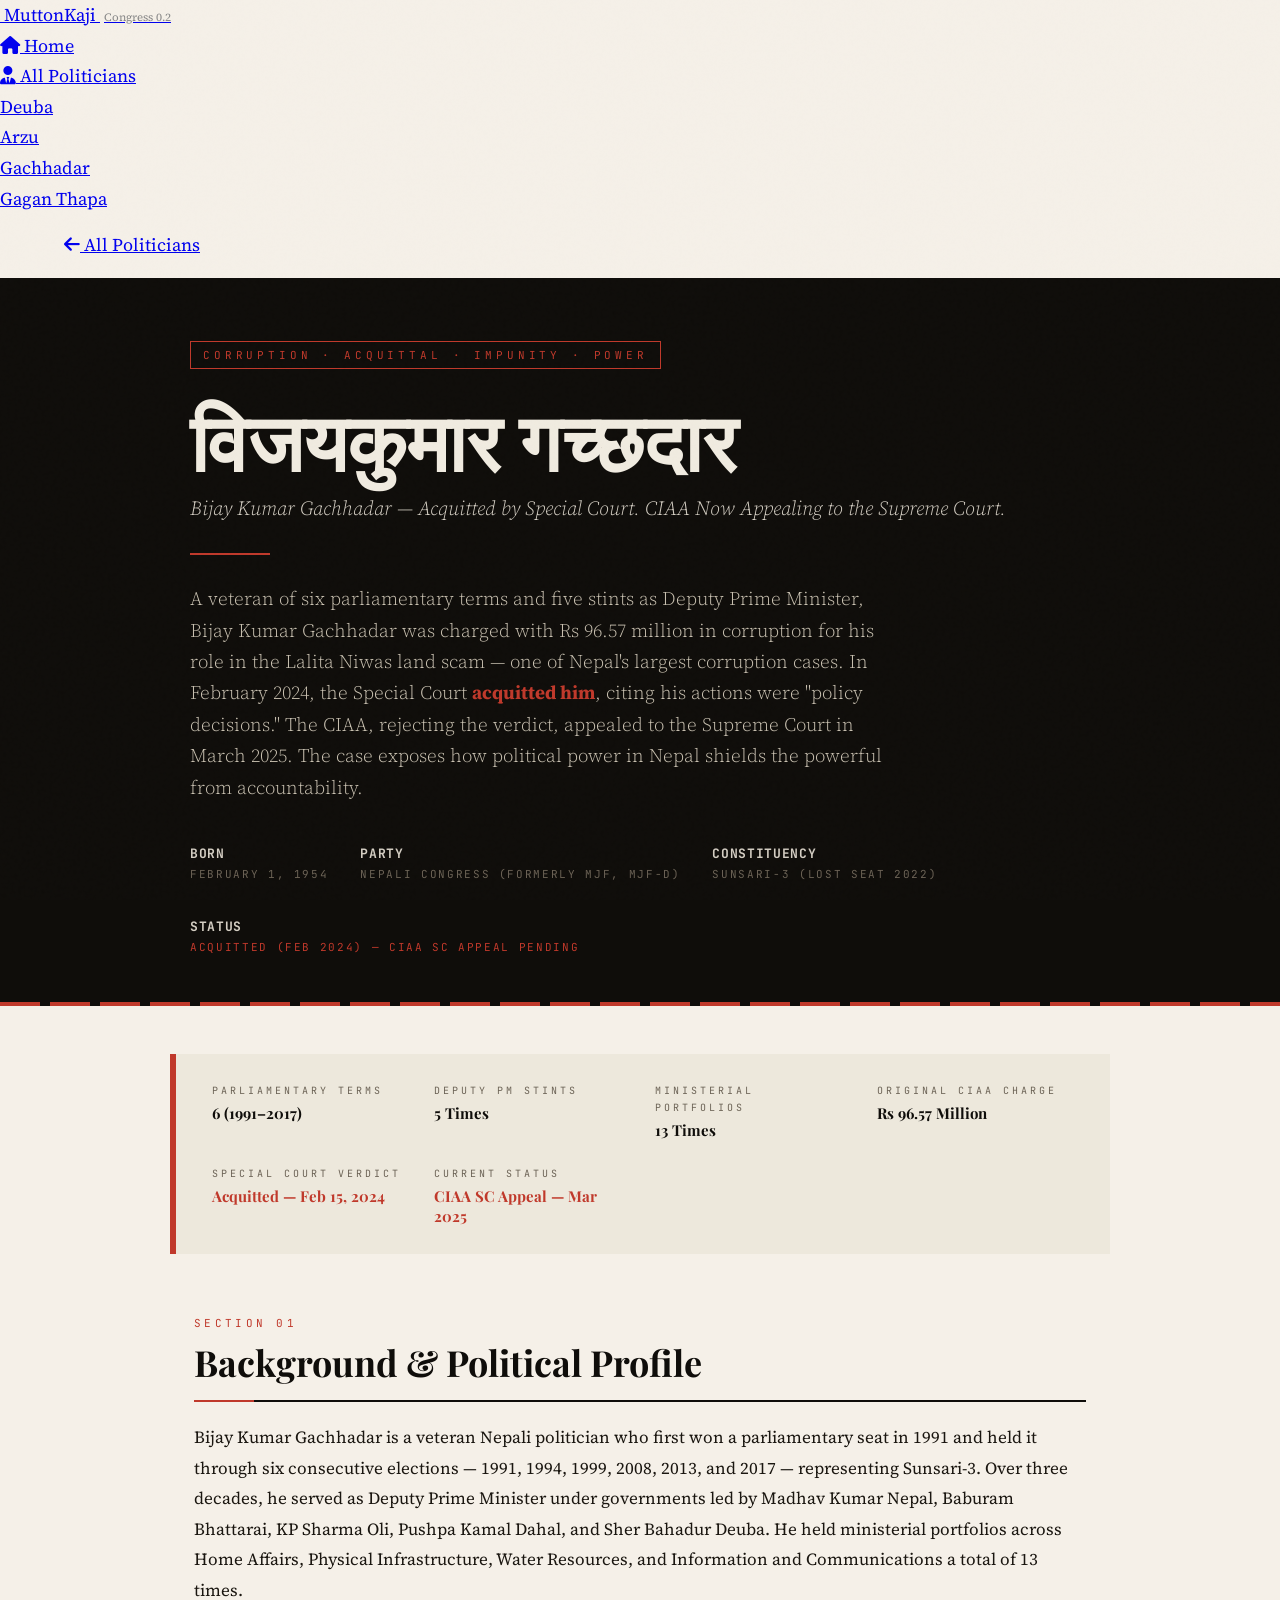
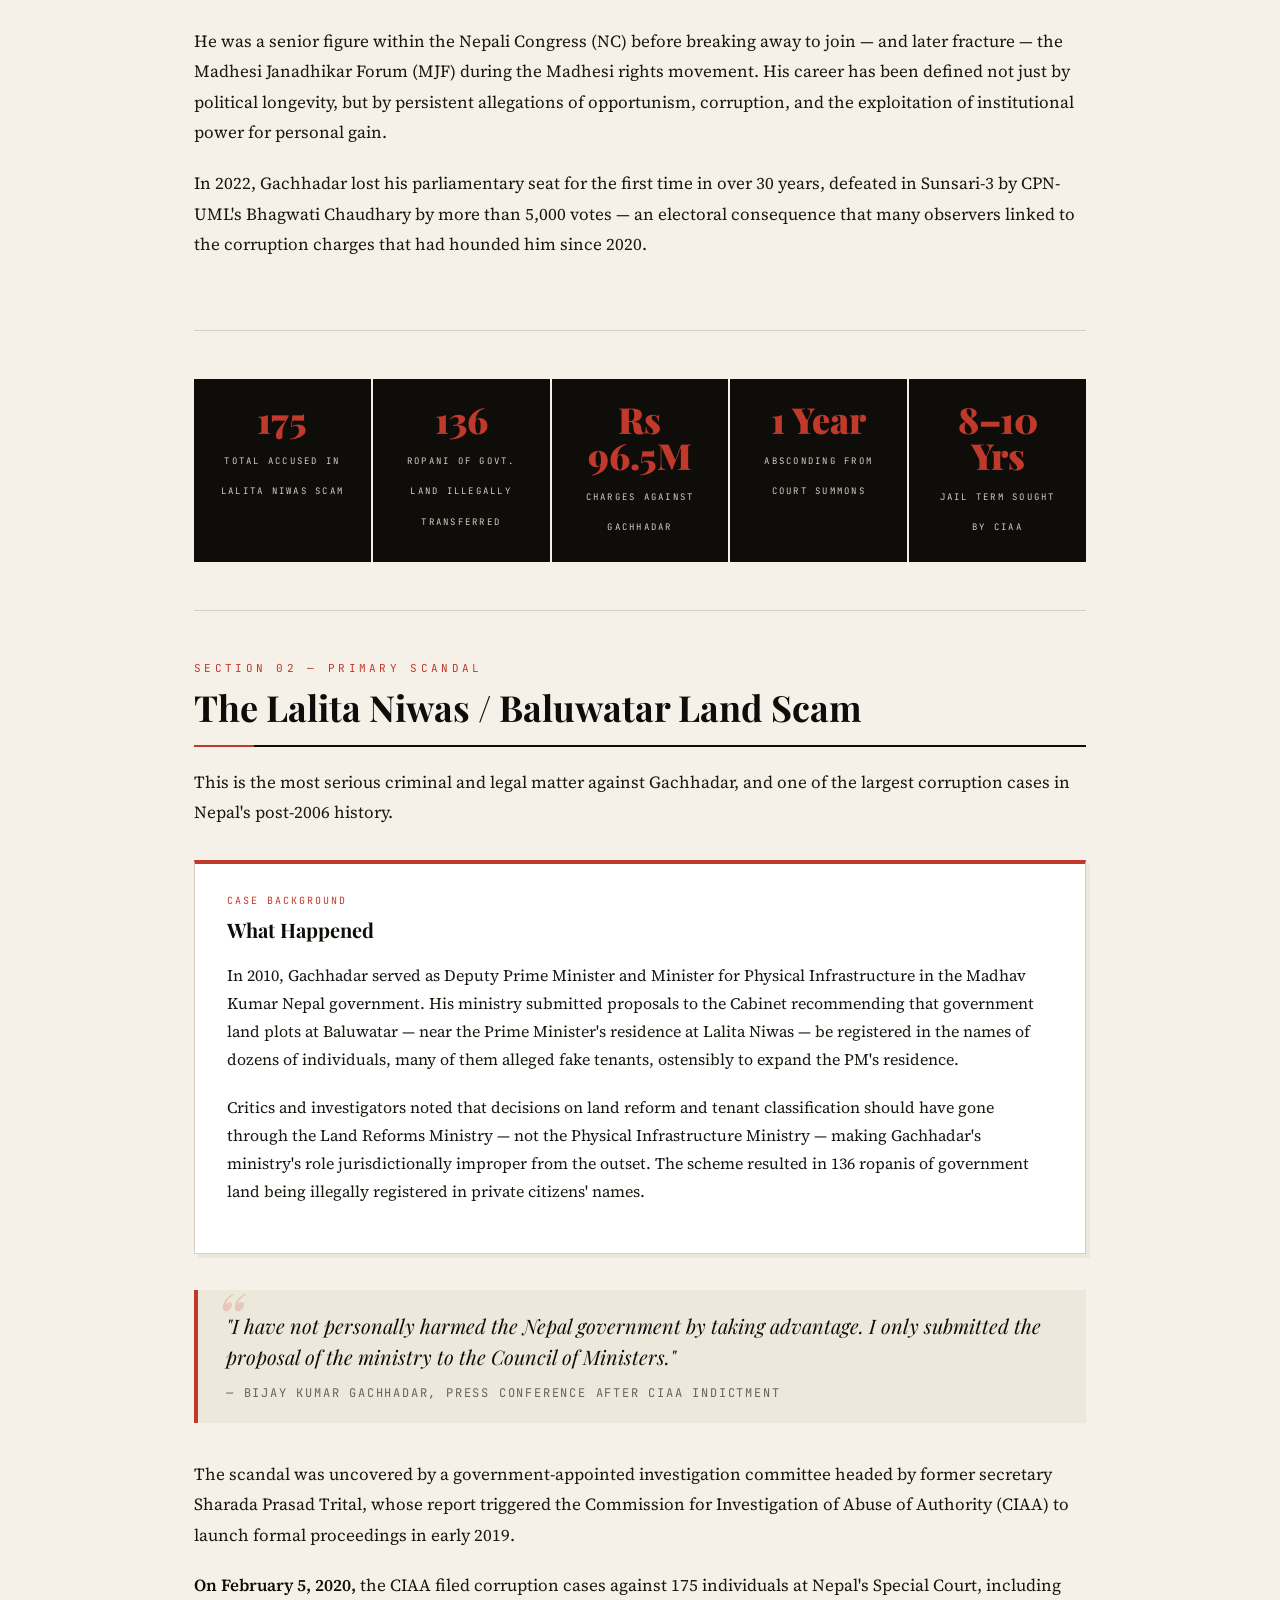
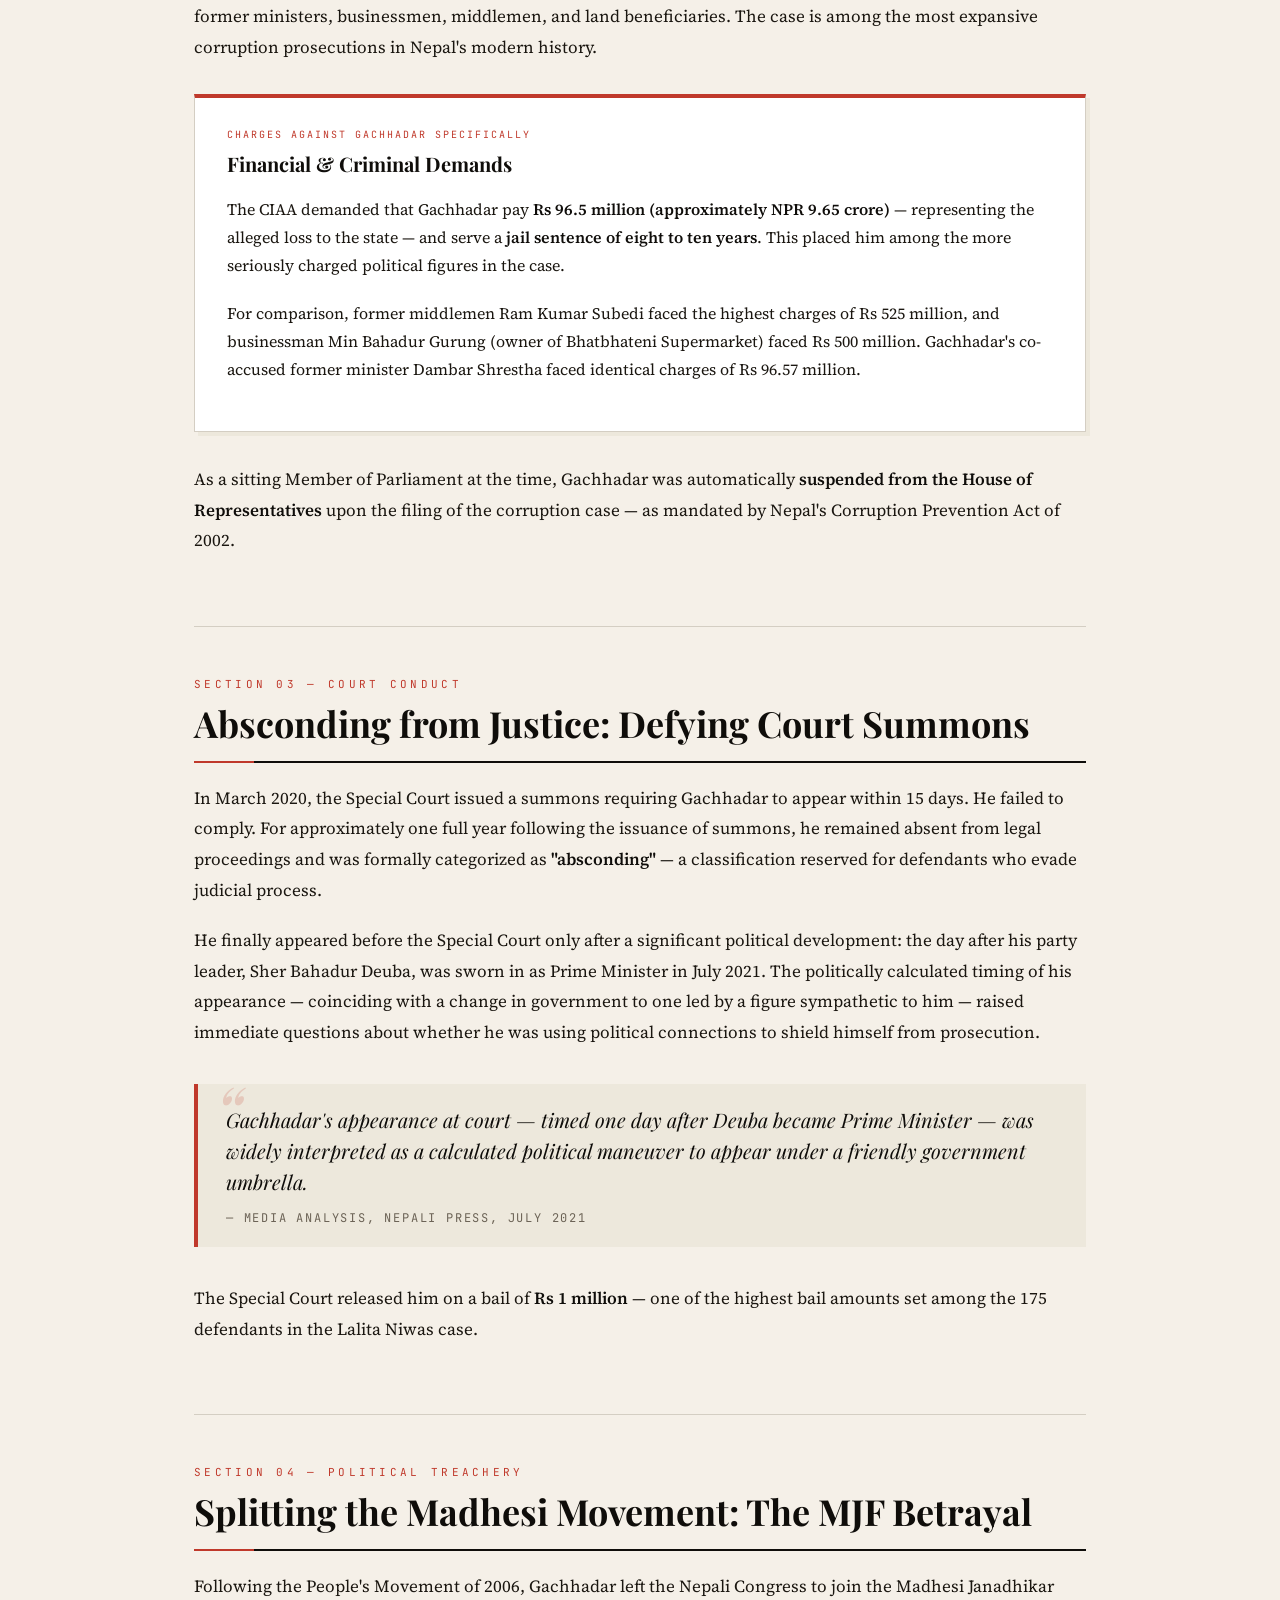
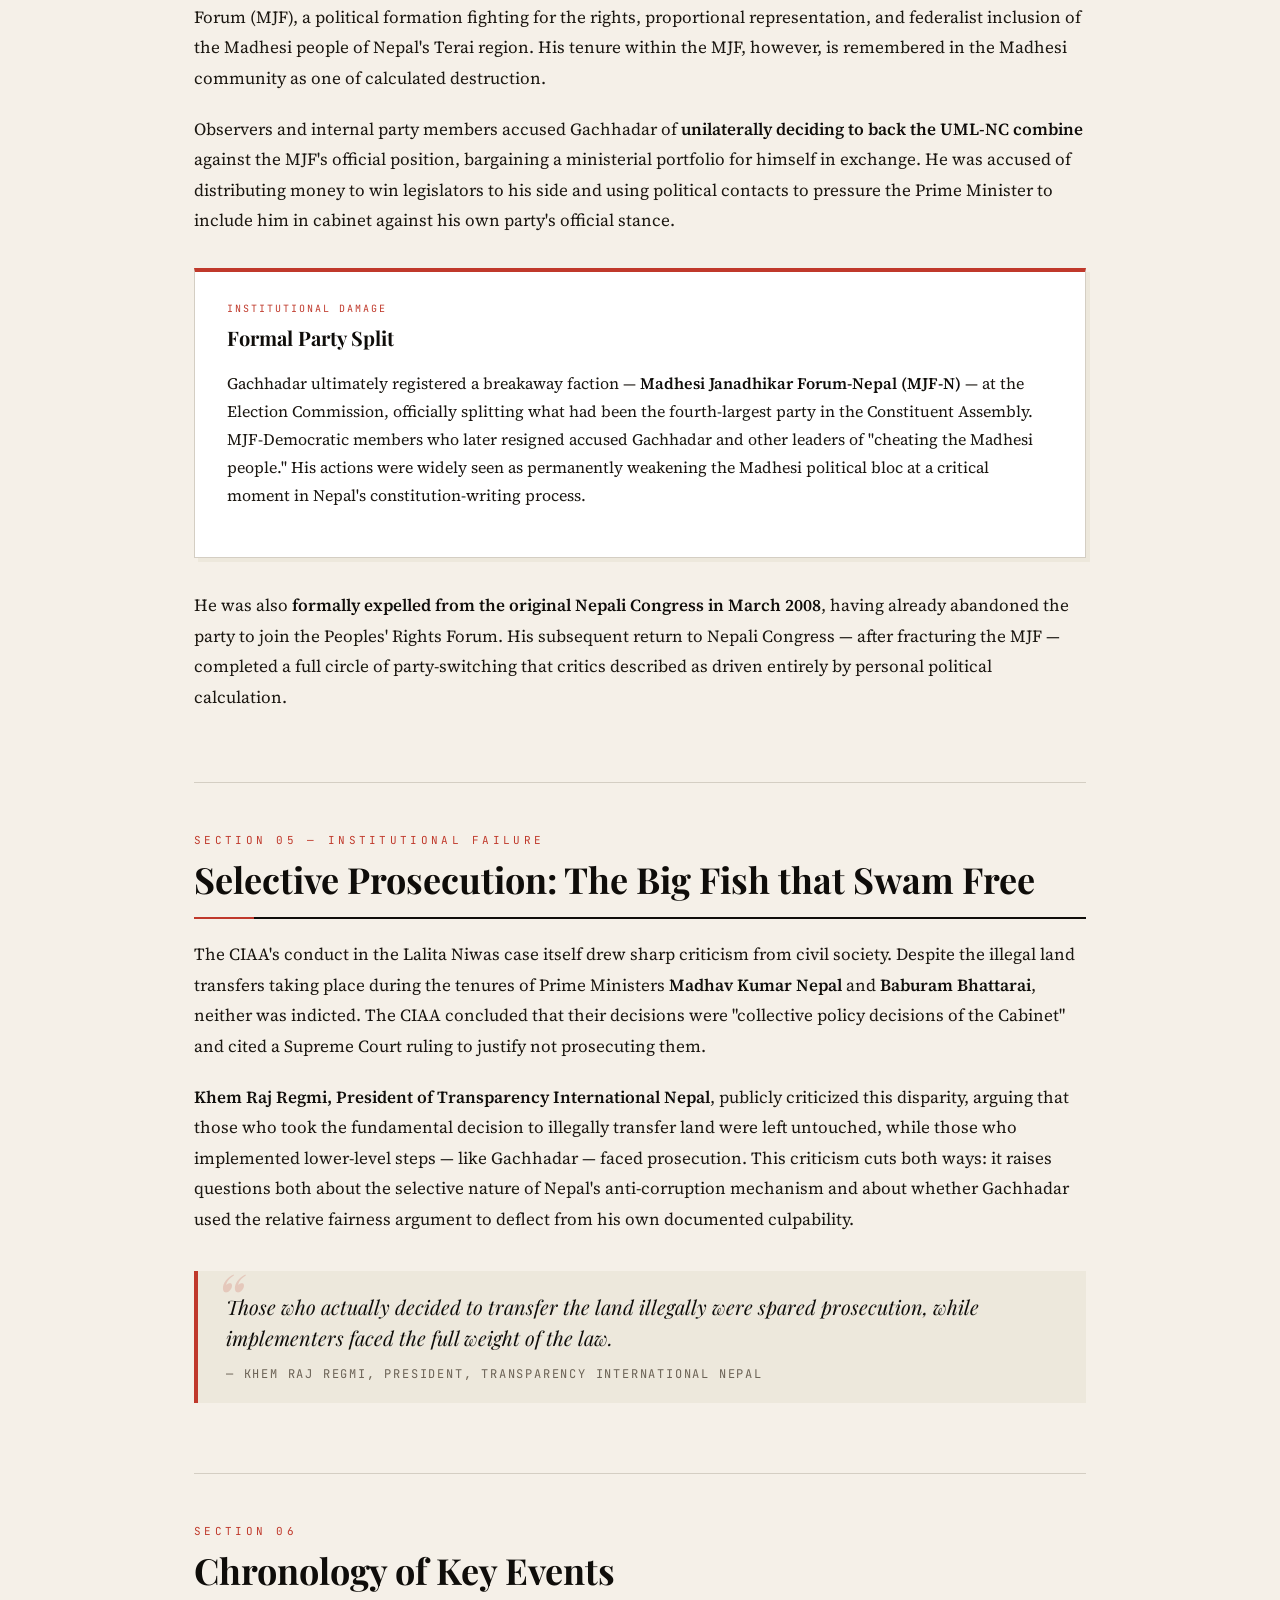
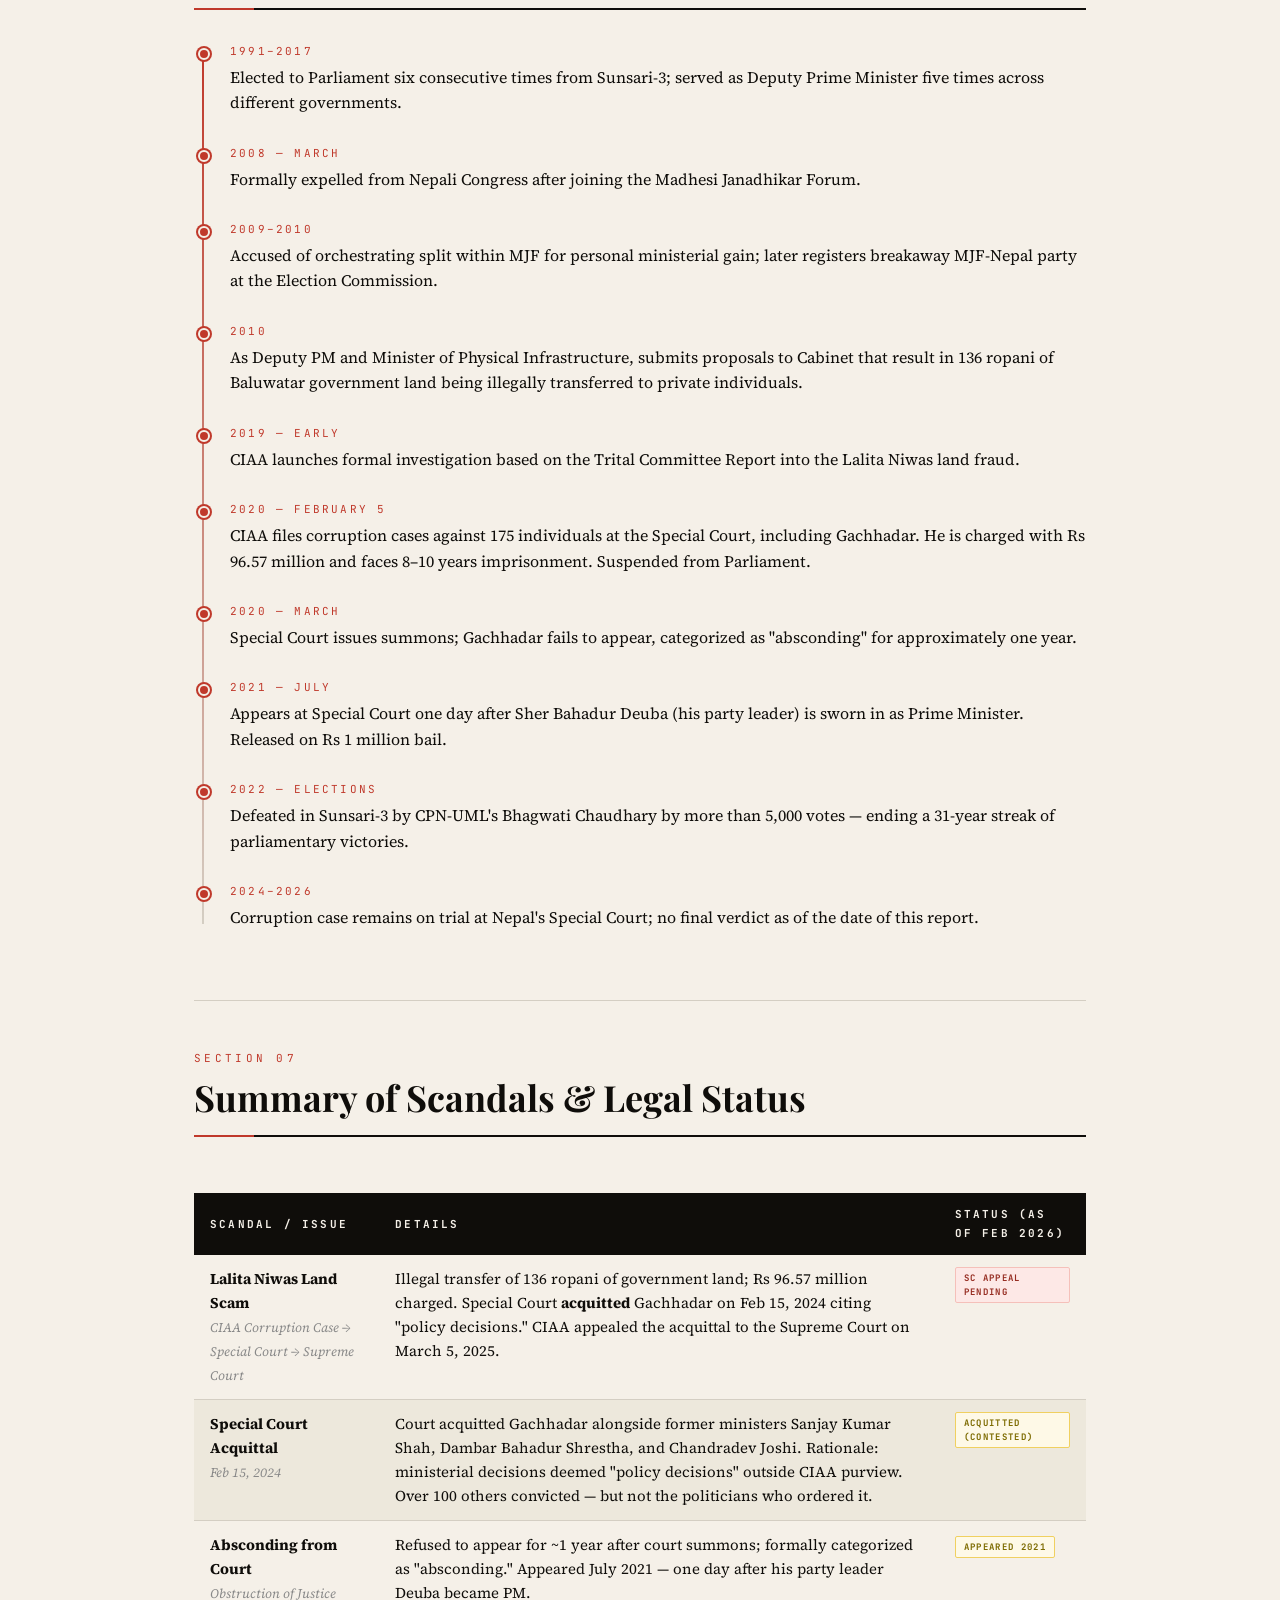
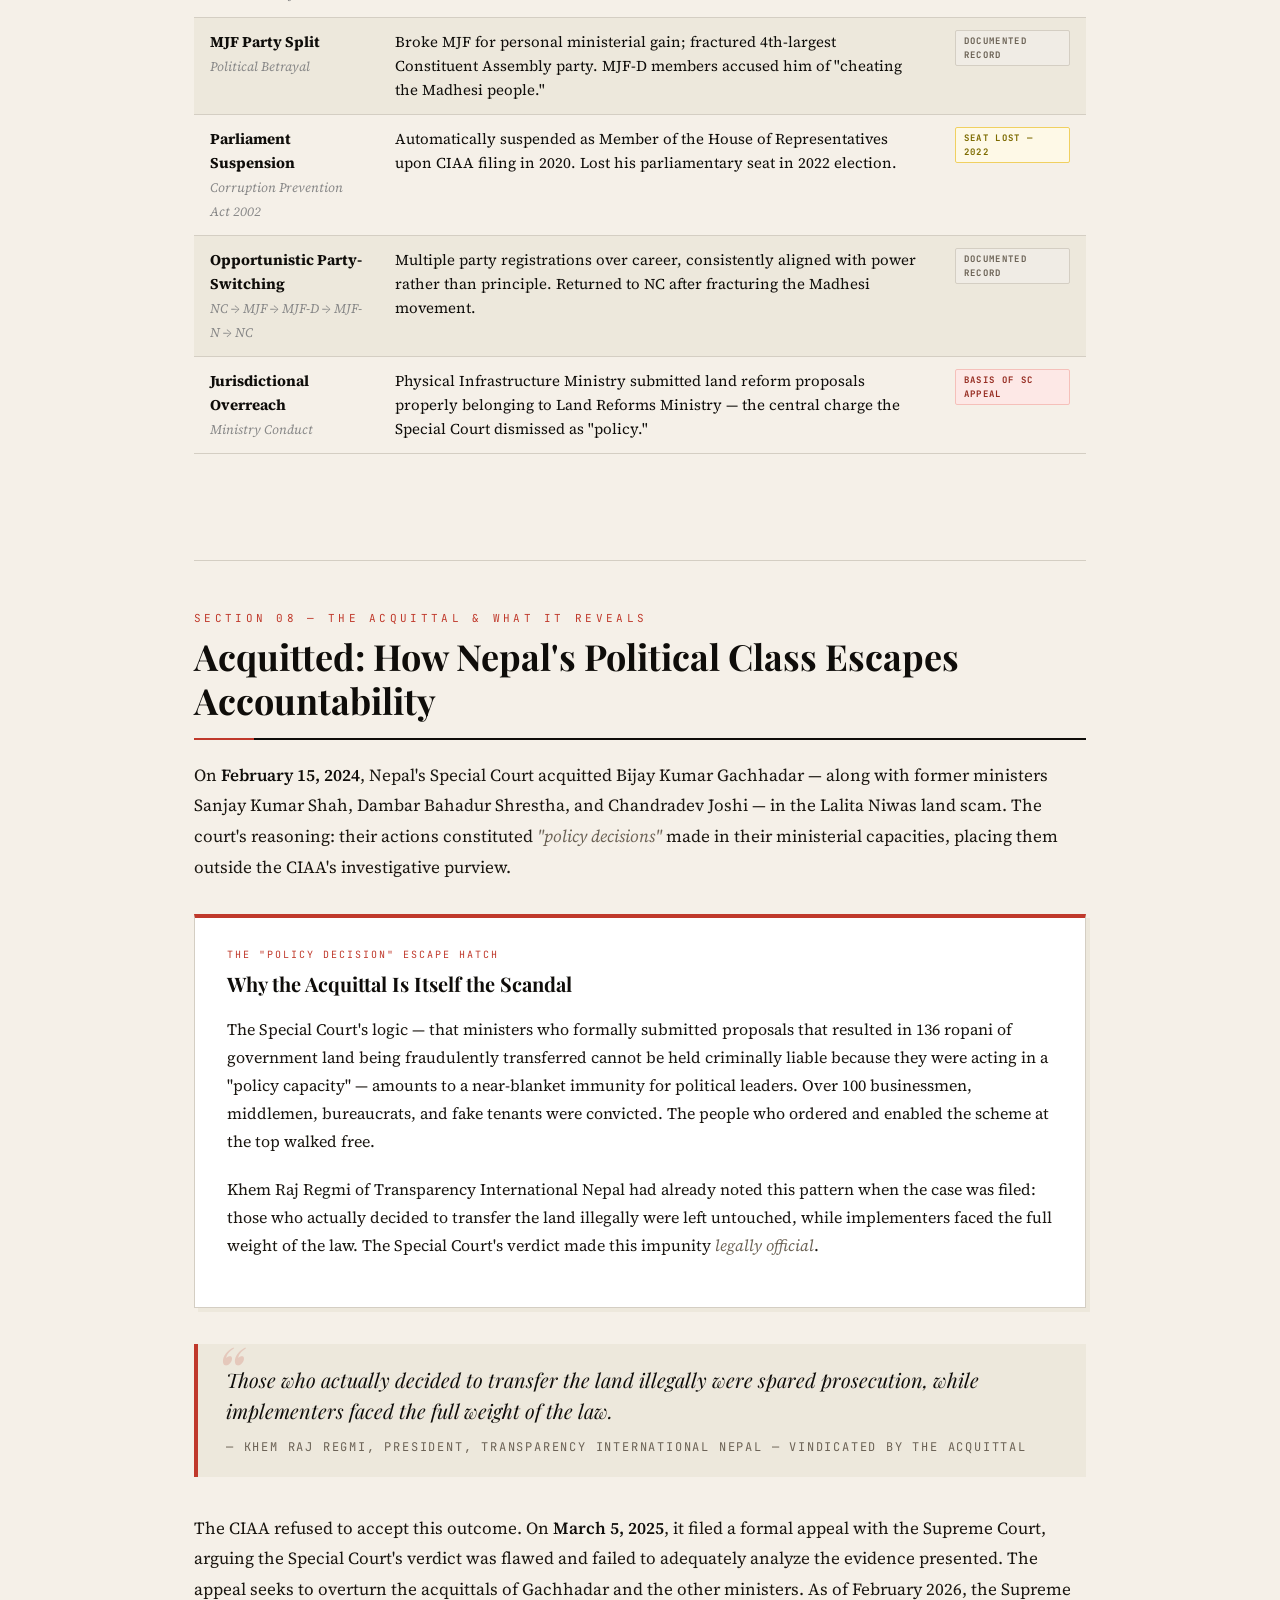
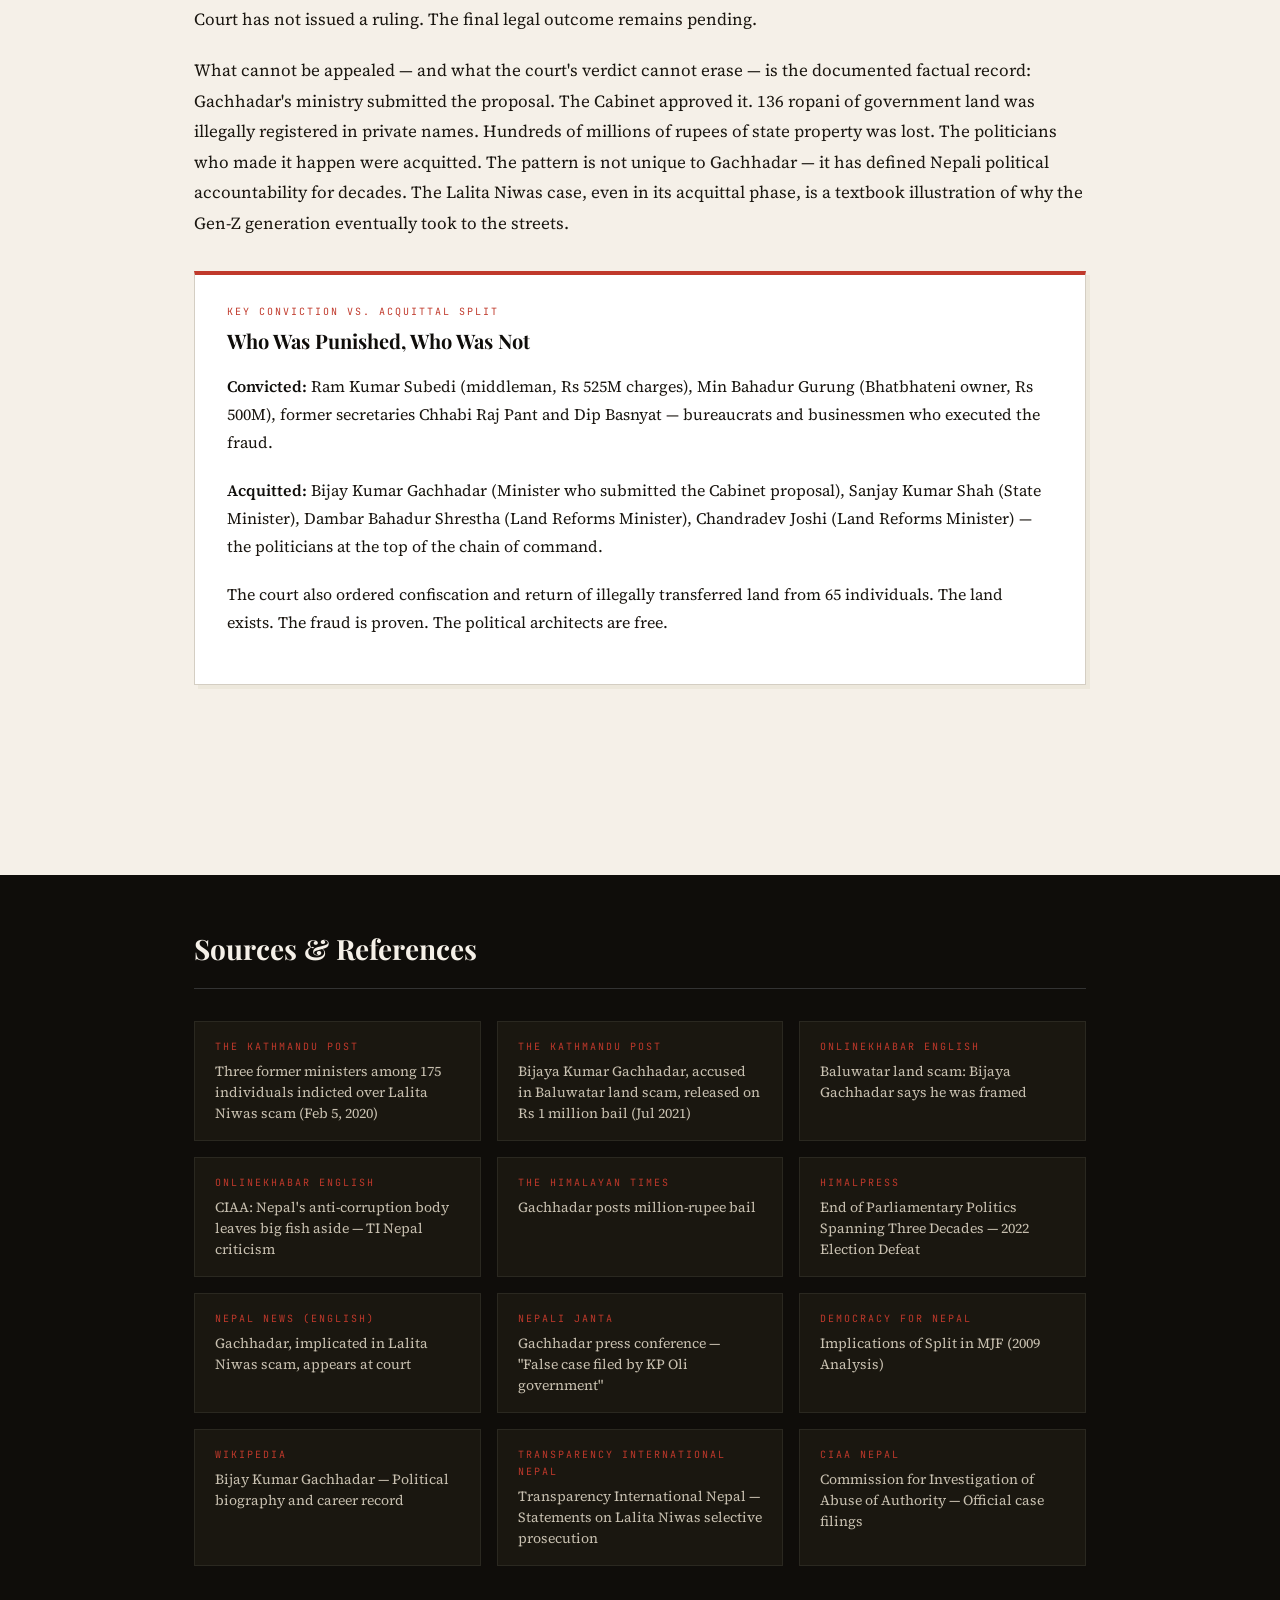
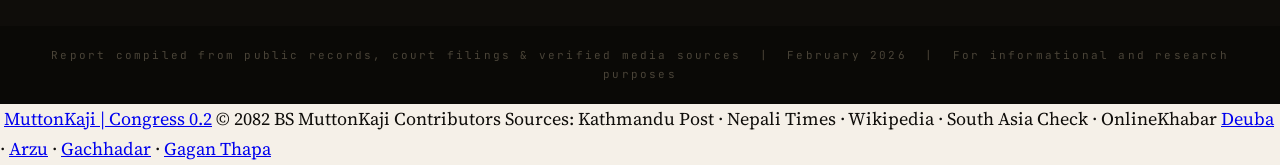
<file: gachhadar-report.html>
<!DOCTYPE html>
<html lang="en">
<head>
<meta charset="UTF-8">
<meta name="viewport" content="width=device-width, initial-scale=1.0">
<title>विजयकुमार गच्छदार — Accountability Report | MuttonKaji</title>
<link href="https://fonts.googleapis.com/css2?family=Playfair+Display:wght@400;700;900&family=Source+Serif+4:ital,wght@0,300;0,400;0,600;1,300;1,400&family=JetBrains+Mono:wght@400;700&display=swap" rel="stylesheet">
<style>
  :root {
    --ink: #0f0d0a;
    --paper: #f5f0e8;
    --cream: #ede8dc;
    --red: #c0392b;
    --red-dark: #962d22;
    --gold: #b8860b;
    --gray: #6b6255;
    --light-gray: #d4cec3;
    --accent-line: #c0392b;
  }

  *, *::before, *::after { box-sizing: border-box; margin: 0; padding: 0; }

  html { scroll-behavior: smooth; }

  body {
    background-color: var(--paper);
    color: var(--ink);
    font-family: 'Source Serif 4', Georgia, serif;
    font-size: 18px;
    line-height: 1.7;
    overflow-x: hidden;
  }

  body::before {
    content: '';
    position: fixed;
    inset: 0;
    background-image: url("data:image/svg+xml,%3Csvg viewBox='0 0 256 256' xmlns='http://www.w3.org/2000/svg'%3E%3Cfilter id='noise'%3E%3CfeTurbulence type='fractalNoise' baseFrequency='0.9' numOctaves='4' stitchTiles='stitch'/%3E%3C/filter%3E%3Crect width='100%25' height='100%25' filter='url(%23noise)' opacity='0.04'/%3E%3C/svg%3E");
    pointer-events: none;
    z-index: 1000;
    opacity: 0.4;
  }

  .masthead {
    background: var(--ink);
    color: var(--paper);
    text-align: center;
    padding: 12px 20px;
    font-family: 'JetBrains Mono', monospace;
    font-size: 11px;
    letter-spacing: 0.3em;
    text-transform: uppercase;
    border-bottom: 3px solid var(--red);
  }

  .masthead span { color: var(--light-gray); }
  .masthead strong { color: #e8e0d0; }

  .hero {
    background: var(--ink);
    color: var(--paper);
    padding: 60px 40px 50px;
    position: relative;
    overflow: hidden;
  }

  .hero::after {
    content: '';
    position: absolute;
    bottom: 0; left: 0; right: 0;
    height: 4px;
    background: repeating-linear-gradient(90deg, var(--red) 0, var(--red) 40px, transparent 40px, transparent 50px);
  }

  .hero-inner {
    max-width: 900px;
    margin: 0 auto;
    position: relative;
    z-index: 2;
  }

  .hero-tag {
    font-family: 'JetBrains Mono', monospace;
    font-size: 11px;
    letter-spacing: 0.35em;
    text-transform: uppercase;
    color: var(--red);
    display: inline-block;
    border: 1px solid var(--red);
    padding: 4px 12px;
    margin-bottom: 28px;
    animation: fadeSlide 0.6s ease both;
  }

  .hero-title-nepali {
    font-family: 'Playfair Display', serif;
    font-size: clamp(42px, 7vw, 80px);
    font-weight: 900;
    line-height: 1.05;
    color: #f0ebe0;
    animation: fadeSlide 0.7s 0.1s ease both;
    opacity: 0;
  }

  .hero-title-en {
    font-family: 'Source Serif 4', serif;
    font-size: clamp(14px, 2.2vw, 20px);
    font-weight: 300;
    font-style: italic;
    color: var(--light-gray);
    margin-top: 10px;
    animation: fadeSlide 0.7s 0.2s ease both;
    opacity: 0;
  }

  .hero-rule {
    width: 80px;
    height: 2px;
    background: var(--red);
    margin: 28px 0;
    animation: fadeSlide 0.7s 0.3s ease both;
    opacity: 0;
  }

  .hero-deck {
    font-size: clamp(15px, 2vw, 19px);
    font-weight: 300;
    line-height: 1.65;
    color: #c8c0b0;
    max-width: 700px;
    animation: fadeSlide 0.7s 0.4s ease both;
    opacity: 0;
  }

  .hero-meta {
    display: flex;
    gap: 32px;
    margin-top: 40px;
    flex-wrap: wrap;
    animation: fadeSlide 0.7s 0.5s ease both;
    opacity: 0;
  }

  .hero-meta-item {
    font-family: 'JetBrains Mono', monospace;
    font-size: 11px;
    letter-spacing: 0.15em;
    color: var(--gray);
    text-transform: uppercase;
  }
  .hero-meta-item strong { color: var(--light-gray); display: block; font-size: 13px; letter-spacing: 0.05em; }

  @keyframes fadeSlide {
    from { opacity: 0; transform: translateY(18px); }
    to { opacity: 1; transform: translateY(0); }
  }

  .container {
    max-width: 940px;
    margin: 0 auto;
    padding: 0 24px;
  }

  .profile-bar {
    background: var(--cream);
    border-left: 6px solid var(--red);
    margin: 48px auto 0;
    max-width: 940px;
    padding: 28px 36px;
    display: grid;
    grid-template-columns: repeat(auto-fit, minmax(160px, 1fr));
    gap: 24px;
    animation: fadeSlide 0.6s 0.6s ease both;
    opacity: 0;
  }

  .profile-stat label {
    font-family: 'JetBrains Mono', monospace;
    font-size: 10px;
    letter-spacing: 0.3em;
    text-transform: uppercase;
    color: var(--gray);
    display: block;
    margin-bottom: 4px;
  }
  .profile-stat value {
    font-family: 'Playfair Display', serif;
    font-size: 15px;
    font-weight: 700;
    color: var(--ink);
    display: block;
    line-height: 1.35;
  }

  .content {
    padding: 60px 0;
  }

  .section {
    margin-bottom: 70px;
    animation: fadeSlide 0.5s ease both;
  }

  .section-number {
    font-family: 'JetBrains Mono', monospace;
    font-size: 11px;
    letter-spacing: 0.3em;
    color: var(--red);
    text-transform: uppercase;
    margin-bottom: 8px;
  }

  .section-title {
    font-family: 'Playfair Display', serif;
    font-size: clamp(26px, 4vw, 36px);
    font-weight: 700;
    line-height: 1.2;
    color: var(--ink);
    margin-bottom: 20px;
    padding-bottom: 16px;
    border-bottom: 2px solid var(--ink);
    position: relative;
  }

  .section-title::after {
    content: '';
    position: absolute;
    bottom: -2px;
    left: 0;
    width: 60px;
    height: 2px;
    background: var(--red);
  }

  .prose p {
    margin-bottom: 20px;
    font-size: 17px;
    color: #1a1610;
    line-height: 1.8;
  }

  .prose strong { color: var(--ink); font-weight: 600; }
  .prose em { font-style: italic; color: var(--gray); }

  .pullquote {
    border-left: 4px solid var(--red);
    margin: 36px 0;
    padding: 20px 28px;
    background: var(--cream);
    font-family: 'Playfair Display', serif;
    font-size: 20px;
    font-style: italic;
    line-height: 1.55;
    color: var(--ink);
    position: relative;
  }

  .pullquote::before {
    content: '\201C';
    font-size: 72px;
    color: var(--red);
    opacity: 0.18;
    position: absolute;
    top: -10px;
    left: 16px;
    line-height: 1;
    font-family: 'Playfair Display', serif;
  }

  .pullquote cite {
    display: block;
    margin-top: 12px;
    font-size: 12px;
    font-family: 'JetBrains Mono', monospace;
    font-style: normal;
    letter-spacing: 0.15em;
    text-transform: uppercase;
    color: var(--gray);
  }

  .scandal-box {
    border: 1px solid var(--light-gray);
    border-top: 4px solid var(--red);
    padding: 28px 32px;
    margin: 32px 0;
    background: #fff;
    box-shadow: 4px 4px 0 var(--cream);
  }

  .scandal-box h3 {
    font-family: 'Playfair Display', serif;
    font-size: 20px;
    font-weight: 700;
    margin-bottom: 14px;
    color: var(--ink);
  }

  .scandal-box h3 span {
    font-family: 'JetBrains Mono', monospace;
    font-size: 10px;
    letter-spacing: 0.2em;
    color: var(--red);
    text-transform: uppercase;
    display: block;
    margin-bottom: 4px;
    font-weight: 400;
  }

  .summary-table {
    width: 100%;
    border-collapse: collapse;
    margin: 36px 0;
    font-size: 15px;
  }

  .summary-table th {
    background: var(--ink);
    color: var(--paper);
    padding: 12px 16px;
    text-align: left;
    font-family: 'JetBrains Mono', monospace;
    font-size: 11px;
    letter-spacing: 0.2em;
    text-transform: uppercase;
    font-weight: 700;
  }

  .summary-table td {
    padding: 12px 16px;
    border-bottom: 1px solid var(--light-gray);
    vertical-align: top;
    line-height: 1.6;
  }

  .summary-table tr:nth-child(even) td { background: var(--cream); }
  .summary-table tr:hover td { background: #ede5d5; transition: background 0.2s; }

  .badge {
    display: inline-block;
    font-family: 'JetBrains Mono', monospace;
    font-size: 9px;
    letter-spacing: 0.15em;
    text-transform: uppercase;
    padding: 3px 8px;
    border-radius: 2px;
    font-weight: 700;
  }
  .badge-red { background: #fde8e6; color: var(--red-dark); border: 1px solid #f5c0ba; }
  .badge-amber { background: #fef9e7; color: #7d6b00; border: 1px solid #f0d060; }
  .badge-gray { background: #f0ece5; color: var(--gray); border: 1px solid var(--light-gray); }

  .timeline {
    position: relative;
    padding-left: 36px;
    margin: 32px 0;
  }

  .timeline::before {
    content: '';
    position: absolute;
    left: 8px;
    top: 6px;
    bottom: 6px;
    width: 2px;
    background: linear-gradient(to bottom, var(--red), var(--light-gray));
  }

  .timeline-item {
    position: relative;
    margin-bottom: 28px;
  }

  .timeline-item::before {
    content: '';
    position: absolute;
    left: -32px;
    top: 6px;
    width: 12px;
    height: 12px;
    border-radius: 50%;
    background: var(--red);
    border: 2px solid var(--paper);
    box-shadow: 0 0 0 2px var(--red);
  }

  .timeline-year {
    font-family: 'JetBrains Mono', monospace;
    font-size: 11px;
    letter-spacing: 0.2em;
    color: var(--red);
    text-transform: uppercase;
    margin-bottom: 4px;
  }

  .timeline-text {
    font-size: 16px;
    color: var(--ink);
    line-height: 1.6;
  }

  .sources-section {
    background: var(--ink);
    color: var(--paper);
    padding: 50px 0 60px;
    margin-top: 60px;
  }

  .sources-title {
    font-family: 'Playfair Display', serif;
    font-size: 28px;
    font-weight: 700;
    margin-bottom: 32px;
    padding-bottom: 16px;
    border-bottom: 1px solid #333;
    color: var(--paper);
  }

  .sources-grid {
    display: grid;
    grid-template-columns: repeat(auto-fit, minmax(280px, 1fr));
    gap: 16px;
  }

  .source-item {
    border: 1px solid #2a2820;
    padding: 16px 20px;
    background: #1a1710;
    transition: background 0.2s, border-color 0.2s;
  }

  .source-item:hover {
    background: #232018;
    border-color: var(--red);
  }

  .source-item a {
    color: #c8c0b0;
    text-decoration: none;
    font-size: 14px;
    line-height: 1.5;
    display: block;
    font-family: 'Source Serif 4', serif;
  }

  .source-item a:hover { color: #e8d8b0; text-decoration: underline; }

  .source-outlet {
    font-family: 'JetBrains Mono', monospace;
    font-size: 10px;
    letter-spacing: 0.2em;
    text-transform: uppercase;
    color: var(--red);
    margin-bottom: 6px;
    display: block;
  }

  footer {
    background: #0a0906;
    color: #4a4438;
    text-align: center;
    padding: 20px;
    font-family: 'JetBrains Mono', monospace;
    font-size: 11px;
    letter-spacing: 0.2em;
  }

  .rule {
    border: none;
    border-top: 1px solid var(--light-gray);
    margin: 48px 0;
    position: relative;
  }

  .rule::before {
    content: '◆';
    position: absolute;
    top: 50%;
    left: 50%;
    transform: translate(-50%, -50%);
    background: var(--paper);
    padding: 0 12px;
    color: var(--red);
    font-size: 10px;
  }

  .stat-row {
    display: grid;
    grid-template-columns: repeat(auto-fit, minmax(160px, 1fr));
    gap: 2px;
    margin: 32px 0;
  }

  .stat-card {
    background: var(--ink);
    color: var(--paper);
    padding: 22px 20px;
    text-align: center;
  }

  .stat-card .num {
    font-family: 'Playfair Display', serif;
    font-size: 36px;
    font-weight: 900;
    color: var(--red);
    display: block;
    line-height: 1;
    margin-bottom: 6px;
  }

  .stat-card .lbl {
    font-family: 'JetBrains Mono', monospace;
    font-size: 9px;
    letter-spacing: 0.25em;
    text-transform: uppercase;
    color: var(--light-gray);
  }

  .reveal {
    opacity: 0;
    transform: translateY(24px);
    transition: opacity 0.55s ease, transform 0.55s ease;
  }

  .reveal.visible {
    opacity: 1;
    transform: none;
  }

  @media (max-width: 600px) {
    .hero { padding: 40px 20px 36px; }
    .profile-bar { padding: 20px; }
    .prose p { font-size: 16px; }
    .scandal-box { padding: 20px; }
  }
</style>
<link rel="stylesheet" href="https://cdnjs.cloudflare.com/ajax/libs/font-awesome/6.7.2/css/all.min.css" crossorigin="anonymous" referrerpolicy="no-referrer" />
</head>
<body>

<nav class="subpage-nav">
  <a href="index.html" class="subpage-logo">
    <i class="fa-solid fa-ram"></i> MuttonKaji <span style="font-size:0.7rem;font-weight:400;color:#888;margin-left:4px;">Congress 0.2</span>
  </a>
  <ul class="subpage-nav-links">
    <li><a href="index.html"><i class="fa-solid fa-house"></i> Home</a></li>
    <li><a href="index.html#politicians"><i class="fa-solid fa-user-tie"></i> All Politicians</a></li>
    <li><a href="deuba-genz-accountability.html">Deuba</a></li>
    <li><a href="arzu-rana-deuba.html">Arzu</a></li>
    <li><a href="gachhadar-report.html" class="active">Gachhadar</a></li>
    <li><a href="gagan-thapa-expose.html">Gagan Thapa</a></li>
  </ul>
</nav>

<div style="padding: 1rem 5%; border-bottom: 1px solid rgba(255,255,255,0.07);">
  <a href="index.html#politicians" class="back-breadcrumb"><i class="fa-solid fa-arrow-left"></i> All Politicians</a>
</div>


<section class="hero">
  <div class="hero-inner">
    <div class="hero-tag">Corruption · Acquittal · Impunity · Power</div>
    <h1 class="hero-title-nepali">विजयकुमार गच्छदार</h1>
    <div class="hero-title-en">Bijay Kumar Gachhadar — Acquitted by Special Court. CIAA Now Appealing to the Supreme Court.</div>
    <div class="hero-rule"></div>
    <p class="hero-deck">
      A veteran of six parliamentary terms and five stints as Deputy Prime Minister, Bijay Kumar Gachhadar was charged with Rs 96.57 million in corruption for his role in the Lalita Niwas land scam — one of Nepal's largest corruption cases. In February 2024, the Special Court <strong style="color: var(--red);">acquitted him</strong>, citing his actions were "policy decisions." The CIAA, rejecting the verdict, appealed to the Supreme Court in March 2025. The case exposes how political power in Nepal shields the powerful from accountability.
    </p>
    <div class="hero-meta">
      <div class="hero-meta-item"><strong>Born</strong> February 1, 1954</div>
      <div class="hero-meta-item"><strong>Party</strong> Nepali Congress (formerly MJF, MJF-D)</div>
      <div class="hero-meta-item"><strong>Constituency</strong> Sunsari-3 (Lost seat 2022)</div>
      <div class="hero-meta-item"><strong>Status</strong> <span style="color:var(--red);">Acquitted (Feb 2024) — CIAA SC Appeal Pending</span></div>
    </div>
  </div>
</section>

<div class="profile-bar container">
  <div class="profile-stat">
    <label>Parliamentary Terms</label>
    <value>6 (1991–2017)</value>
  </div>
  <div class="profile-stat">
    <label>Deputy PM Stints</label>
    <value>5 Times</value>
  </div>
  <div class="profile-stat">
    <label>Ministerial Portfolios</label>
    <value>13 Times</value>
  </div>
  <div class="profile-stat">
    <label>Original CIAA Charge</label>
    <value>Rs 96.57 Million</value>
  </div>
  <div class="profile-stat">
    <label>Special Court Verdict</label>
    <value style="color: var(--red);">Acquitted — Feb 15, 2024</value>
  </div>
  <div class="profile-stat">
    <label>Current Status</label>
    <value style="color: var(--red);">CIAA SC Appeal — Mar 2025</value>
  </div>
</div>

<div class="container">
  <div class="content">

    <section class="section reveal">
      <div class="section-number">Section 01</div>
      <h2 class="section-title">Background &amp; Political Profile</h2>
      <div class="prose">
        <p>
          Bijay Kumar Gachhadar is a veteran Nepali politician who first won a parliamentary seat in 1991 and held it through six consecutive elections — 1991, 1994, 1999, 2008, 2013, and 2017 — representing Sunsari-3. Over three decades, he served as Deputy Prime Minister under governments led by Madhav Kumar Nepal, Baburam Bhattarai, KP Sharma Oli, Pushpa Kamal Dahal, and Sher Bahadur Deuba. He held ministerial portfolios across Home Affairs, Physical Infrastructure, Water Resources, and Information and Communications a total of 13 times.
        </p>
        <p>
          He was a senior figure within the Nepali Congress (NC) before breaking away to join — and later fracture — the Madhesi Janadhikar Forum (MJF) during the Madhesi rights movement. His career has been defined not just by political longevity, but by persistent allegations of opportunism, corruption, and the exploitation of institutional power for personal gain.
        </p>
        <p>
          In 2022, Gachhadar lost his parliamentary seat for the first time in over 30 years, defeated in Sunsari-3 by CPN-UML's Bhagwati Chaudhary by more than 5,000 votes — an electoral consequence that many observers linked to the corruption charges that had hounded him since 2020.
        </p>
      </div>
    </section>

    <hr class="rule">

    <div class="stat-row reveal">
      <div class="stat-card">
        <span class="num">175</span>
        <span class="lbl">Total Accused in Lalita Niwas Scam</span>
      </div>
      <div class="stat-card">
        <span class="num">136</span>
        <span class="lbl">Ropani of Govt. Land Illegally Transferred</span>
      </div>
      <div class="stat-card">
        <span class="num">Rs 96.5M</span>
        <span class="lbl">Charges Against Gachhadar</span>
      </div>
      <div class="stat-card">
        <span class="num">1 Year</span>
        <span class="lbl">Absconding from Court Summons</span>
      </div>
      <div class="stat-card">
        <span class="num">8–10 Yrs</span>
        <span class="lbl">Jail Term Sought by CIAA</span>
      </div>
    </div>

    <hr class="rule">

    <section class="section reveal">
      <div class="section-number">Section 02 — Primary Scandal</div>
      <h2 class="section-title">The Lalita Niwas / Baluwatar Land Scam</h2>
      <div class="prose">
        <p>
          This is the most serious criminal and legal matter against Gachhadar, and one of the largest corruption cases in Nepal's post-2006 history.
        </p>

        <div class="scandal-box">
          <h3><span>Case Background</span>What Happened</h3>
          <p style="font-size:16px; line-height:1.75;">
            In 2010, Gachhadar served as Deputy Prime Minister and Minister for Physical Infrastructure in the Madhav Kumar Nepal government. His ministry submitted proposals to the Cabinet recommending that government land plots at Baluwatar — near the Prime Minister's residence at Lalita Niwas — be registered in the names of dozens of individuals, many of them alleged fake tenants, ostensibly to expand the PM's residence.
          </p>
          <p style="font-size:16px; line-height:1.75; margin-top: 14px;">
            Critics and investigators noted that decisions on land reform and tenant classification should have gone through the Land Reforms Ministry — not the Physical Infrastructure Ministry — making Gachhadar's ministry's role jurisdictionally improper from the outset. The scheme resulted in 136 ropanis of government land being illegally registered in private citizens' names.
          </p>
        </div>

        <div class="pullquote">
          "I have not personally harmed the Nepal government by taking advantage. I only submitted the proposal of the ministry to the Council of Ministers."
          <cite>— Bijay Kumar Gachhadar, Press Conference after CIAA indictment</cite>
        </div>

        <p>
          The scandal was uncovered by a government-appointed investigation committee headed by former secretary Sharada Prasad Trital, whose report triggered the Commission for Investigation of Abuse of Authority (CIAA) to launch formal proceedings in early 2019.
        </p>

        <p>
          <strong>On February 5, 2020,</strong> the CIAA filed corruption cases against 175 individuals at Nepal's Special Court, including former ministers, businessmen, middlemen, and land beneficiaries. The case is among the most expansive corruption prosecutions in Nepal's modern history.
        </p>

        <div class="scandal-box">
          <h3><span>Charges Against Gachhadar Specifically</span>Financial &amp; Criminal Demands</h3>
          <p style="font-size:16px; line-height:1.75;">
            The CIAA demanded that Gachhadar pay <strong>Rs 96.5 million (approximately NPR 9.65 crore)</strong> — representing the alleged loss to the state — and serve a <strong>jail sentence of eight to ten years</strong>. This placed him among the more seriously charged political figures in the case.
          </p>
          <p style="font-size:16px; line-height:1.75; margin-top: 14px;">
            For comparison, former middlemen Ram Kumar Subedi faced the highest charges of Rs 525 million, and businessman Min Bahadur Gurung (owner of Bhatbhateni Supermarket) faced Rs 500 million. Gachhadar's co-accused former minister Dambar Shrestha faced identical charges of Rs 96.57 million.
          </p>
        </div>

        <p>
          As a sitting Member of Parliament at the time, Gachhadar was automatically <strong>suspended from the House of Representatives</strong> upon the filing of the corruption case — as mandated by Nepal's Corruption Prevention Act of 2002.
        </p>
      </div>
    </section>

    <hr class="rule">

    <section class="section reveal">
      <div class="section-number">Section 03 — Court Conduct</div>
      <h2 class="section-title">Absconding from Justice: Defying Court Summons</h2>
      <div class="prose">
        <p>
          In March 2020, the Special Court issued a summons requiring Gachhadar to appear within 15 days. He failed to comply. For approximately one full year following the issuance of summons, he remained absent from legal proceedings and was formally categorized as <strong>"absconding"</strong> — a classification reserved for defendants who evade judicial process.
        </p>
        <p>
          He finally appeared before the Special Court only after a significant political development: the day after his party leader, Sher Bahadur Deuba, was sworn in as Prime Minister in July 2021. The politically calculated timing of his appearance — coinciding with a change in government to one led by a figure sympathetic to him — raised immediate questions about whether he was using political connections to shield himself from prosecution.
        </p>

        <div class="pullquote">
          Gachhadar's appearance at court — timed one day after Deuba became Prime Minister — was widely interpreted as a calculated political maneuver to appear under a friendly government umbrella.
          <cite>— Media Analysis, Nepali Press, July 2021</cite>
        </div>

        <p>
          The Special Court released him on a bail of <strong>Rs 1 million</strong> — one of the highest bail amounts set among the 175 defendants in the Lalita Niwas case.
        </p>
      </div>
    </section>

    <hr class="rule">

    <section class="section reveal">
      <div class="section-number">Section 04 — Political Treachery</div>
      <h2 class="section-title">Splitting the Madhesi Movement: The MJF Betrayal</h2>
      <div class="prose">
        <p>
          Following the People's Movement of 2006, Gachhadar left the Nepali Congress to join the Madhesi Janadhikar Forum (MJF), a political formation fighting for the rights, proportional representation, and federalist inclusion of the Madhesi people of Nepal's Terai region. His tenure within the MJF, however, is remembered in the Madhesi community as one of calculated destruction.
        </p>
        <p>
          Observers and internal party members accused Gachhadar of <strong>unilaterally deciding to back the UML-NC combine</strong> against the MJF's official position, bargaining a ministerial portfolio for himself in exchange. He was accused of distributing money to win legislators to his side and using political contacts to pressure the Prime Minister to include him in cabinet against his own party's official stance.
        </p>

        <div class="scandal-box">
          <h3><span>Institutional Damage</span>Formal Party Split</h3>
          <p style="font-size:16px; line-height:1.75;">
            Gachhadar ultimately registered a breakaway faction — <strong>Madhesi Janadhikar Forum-Nepal (MJF-N)</strong> — at the Election Commission, officially splitting what had been the fourth-largest party in the Constituent Assembly. MJF-Democratic members who later resigned accused Gachhadar and other leaders of "cheating the Madhesi people." His actions were widely seen as permanently weakening the Madhesi political bloc at a critical moment in Nepal's constitution-writing process.
          </p>
        </div>

        <p>
          He was also <strong>formally expelled from the original Nepali Congress in March 2008</strong>, having already abandoned the party to join the Peoples' Rights Forum. His subsequent return to Nepali Congress — after fracturing the MJF — completed a full circle of party-switching that critics described as driven entirely by personal political calculation.
        </p>
      </div>
    </section>

    <hr class="rule">

    <section class="section reveal">
      <div class="section-number">Section 05 — Institutional Failure</div>
      <h2 class="section-title">Selective Prosecution: The Big Fish that Swam Free</h2>
      <div class="prose">
        <p>
          The CIAA's conduct in the Lalita Niwas case itself drew sharp criticism from civil society. Despite the illegal land transfers taking place during the tenures of Prime Ministers <strong>Madhav Kumar Nepal</strong> and <strong>Baburam Bhattarai</strong>, neither was indicted. The CIAA concluded that their decisions were "collective policy decisions of the Cabinet" and cited a Supreme Court ruling to justify not prosecuting them.
        </p>
        <p>
          <strong>Khem Raj Regmi, President of Transparency International Nepal</strong>, publicly criticized this disparity, arguing that those who took the fundamental decision to illegally transfer land were left untouched, while those who implemented lower-level steps — like Gachhadar — faced prosecution. This criticism cuts both ways: it raises questions both about the selective nature of Nepal's anti-corruption mechanism and about whether Gachhadar used the relative fairness argument to deflect from his own documented culpability.
        </p>

        <div class="pullquote">
          Those who actually decided to transfer the land illegally were spared prosecution, while implementers faced the full weight of the law.
          <cite>— Khem Raj Regmi, President, Transparency International Nepal</cite>
        </div>
      </div>
    </section>

    <hr class="rule">

    <section class="section reveal">
      <div class="section-number">Section 06</div>
      <h2 class="section-title">Chronology of Key Events</h2>
      <div class="timeline">
        <div class="timeline-item">
          <div class="timeline-year">1991–2017</div>
          <div class="timeline-text">Elected to Parliament six consecutive times from Sunsari-3; served as Deputy Prime Minister five times across different governments.</div>
        </div>
        <div class="timeline-item">
          <div class="timeline-year">2008 — March</div>
          <div class="timeline-text">Formally expelled from Nepali Congress after joining the Madhesi Janadhikar Forum.</div>
        </div>
        <div class="timeline-item">
          <div class="timeline-year">2009–2010</div>
          <div class="timeline-text">Accused of orchestrating split within MJF for personal ministerial gain; later registers breakaway MJF-Nepal party at the Election Commission.</div>
        </div>
        <div class="timeline-item">
          <div class="timeline-year">2010</div>
          <div class="timeline-text">As Deputy PM and Minister of Physical Infrastructure, submits proposals to Cabinet that result in 136 ropani of Baluwatar government land being illegally transferred to private individuals.</div>
        </div>
        <div class="timeline-item">
          <div class="timeline-year">2019 — Early</div>
          <div class="timeline-text">CIAA launches formal investigation based on the Trital Committee Report into the Lalita Niwas land fraud.</div>
        </div>
        <div class="timeline-item">
          <div class="timeline-year">2020 — February 5</div>
          <div class="timeline-text">CIAA files corruption cases against 175 individuals at the Special Court, including Gachhadar. He is charged with Rs 96.57 million and faces 8–10 years imprisonment. Suspended from Parliament.</div>
        </div>
        <div class="timeline-item">
          <div class="timeline-year">2020 — March</div>
          <div class="timeline-text">Special Court issues summons; Gachhadar fails to appear, categorized as "absconding" for approximately one year.</div>
        </div>
        <div class="timeline-item">
          <div class="timeline-year">2021 — July</div>
          <div class="timeline-text">Appears at Special Court one day after Sher Bahadur Deuba (his party leader) is sworn in as Prime Minister. Released on Rs 1 million bail.</div>
        </div>
        <div class="timeline-item">
          <div class="timeline-year">2022 — Elections</div>
          <div class="timeline-text">Defeated in Sunsari-3 by CPN-UML's Bhagwati Chaudhary by more than 5,000 votes — ending a 31-year streak of parliamentary victories.</div>
        </div>
        <div class="timeline-item">
          <div class="timeline-year">2024–2026</div>
          <div class="timeline-text">Corruption case remains on trial at Nepal's Special Court; no final verdict as of the date of this report.</div>
        </div>
      </div>
    </section>

    <hr class="rule">

    <section class="section reveal">
      <div class="section-number">Section 07</div>
      <h2 class="section-title">Summary of Scandals &amp; Legal Status</h2>
      <div style="overflow-x:auto;">
        <table class="summary-table">
          <thead>
            <tr>
              <th>Scandal / Issue</th>
              <th>Details</th>
              <th>Status (as of Feb 2026)</th>
            </tr>
          </thead>
          <tbody>
            <tr>
              <td><strong>Lalita Niwas Land Scam</strong><br><em style="font-size:13px;color:#888;">CIAA Corruption Case → Special Court → Supreme Court</em></td>
              <td>Illegal transfer of 136 ropani of government land; Rs 96.57 million charged. Special Court <strong>acquitted</strong> Gachhadar on Feb 15, 2024 citing "policy decisions." CIAA appealed the acquittal to the Supreme Court on March 5, 2025.</td>
              <td><span class="badge badge-red">SC Appeal Pending</span></td>
            </tr>
            <tr>
              <td><strong>Special Court Acquittal</strong><br><em style="font-size:13px;color:#888;">Feb 15, 2024</em></td>
              <td>Court acquitted Gachhadar alongside former ministers Sanjay Kumar Shah, Dambar Bahadur Shrestha, and Chandradev Joshi. Rationale: ministerial decisions deemed "policy decisions" outside CIAA purview. Over 100 others convicted — but not the politicians who ordered it.</td>
              <td><span class="badge badge-amber">Acquitted (Contested)</span></td>
            </tr>
            <tr>
              <td><strong>Absconding from Court</strong><br><em style="font-size:13px;color:#888;">Obstruction of Justice</em></td>
              <td>Refused to appear for ~1 year after court summons; formally categorized as "absconding." Appeared July 2021 — one day after his party leader Deuba became PM.</td>
              <td><span class="badge badge-amber">Appeared 2021</span></td>
            </tr>
            <tr>
              <td><strong>MJF Party Split</strong><br><em style="font-size:13px;color:#888;">Political Betrayal</em></td>
              <td>Broke MJF for personal ministerial gain; fractured 4th-largest Constituent Assembly party. MJF-D members accused him of "cheating the Madhesi people."</td>
              <td><span class="badge badge-gray">Documented Record</span></td>
            </tr>
            <tr>
              <td><strong>Parliament Suspension</strong><br><em style="font-size:13px;color:#888;">Corruption Prevention Act 2002</em></td>
              <td>Automatically suspended as Member of the House of Representatives upon CIAA filing in 2020. Lost his parliamentary seat in 2022 election.</td>
              <td><span class="badge badge-amber">Seat Lost — 2022</span></td>
            </tr>
            <tr>
              <td><strong>Opportunistic Party-Switching</strong><br><em style="font-size:13px;color:#888;">NC → MJF → MJF-D → MJF-N → NC</em></td>
              <td>Multiple party registrations over career, consistently aligned with power rather than principle. Returned to NC after fracturing the Madhesi movement.</td>
              <td><span class="badge badge-gray">Documented Record</span></td>
            </tr>
            <tr>
              <td><strong>Jurisdictional Overreach</strong><br><em style="font-size:13px;color:#888;">Ministry Conduct</em></td>
              <td>Physical Infrastructure Ministry submitted land reform proposals properly belonging to Land Reforms Ministry — the central charge the Special Court dismissed as "policy."</td>
              <td><span class="badge badge-red">Basis of SC Appeal</span></td>
            </tr>
          </tbody>
        </table>
      </div>
    </section>

    <hr class="rule">

    <section class="section reveal">
      <div class="section-number">Section 08 — The Acquittal &amp; What It Reveals</div>
      <h2 class="section-title">Acquitted: How Nepal's Political Class Escapes Accountability</h2>
      <div class="prose">
        <p>
          On <strong>February 15, 2024</strong>, Nepal's Special Court acquitted Bijay Kumar Gachhadar — along with former ministers Sanjay Kumar Shah, Dambar Bahadur Shrestha, and Chandradev Joshi — in the Lalita Niwas land scam. The court's reasoning: their actions constituted <em>"policy decisions"</em> made in their ministerial capacities, placing them outside the CIAA's investigative purview.
        </p>

        <div class="scandal-box">
          <h3><span>The "Policy Decision" Escape Hatch</span>Why the Acquittal Is Itself the Scandal</h3>
          <p style="font-size:16px; line-height:1.75;">
            The Special Court's logic — that ministers who formally submitted proposals that resulted in 136 ropani of government land being fraudulently transferred cannot be held criminally liable because they were acting in a "policy capacity" — amounts to a near-blanket immunity for political leaders. Over 100 businessmen, middlemen, bureaucrats, and fake tenants were convicted. The people who ordered and enabled the scheme at the top walked free.
          </p>
          <p style="font-size:16px; line-height:1.75; margin-top: 14px;">
            Khem Raj Regmi of Transparency International Nepal had already noted this pattern when the case was filed: those who actually decided to transfer the land illegally were left untouched, while implementers faced the full weight of the law. The Special Court's verdict made this impunity <em>legally official</em>.
          </p>
        </div>

        <div class="pullquote">
          Those who actually decided to transfer the land illegally were spared prosecution, while implementers faced the full weight of the law.
          <cite>— Khem Raj Regmi, President, Transparency International Nepal — vindicated by the acquittal</cite>
        </div>

        <p>
          The CIAA refused to accept this outcome. On <strong>March 5, 2025</strong>, it filed a formal appeal with the Supreme Court, arguing the Special Court's verdict was flawed and failed to adequately analyze the evidence presented. The appeal seeks to overturn the acquittals of Gachhadar and the other ministers. As of February 2026, the Supreme Court has not issued a ruling. The final legal outcome remains pending.
        </p>

        <p>
          What cannot be appealed — and what the court's verdict cannot erase — is the documented factual record: Gachhadar's ministry submitted the proposal. The Cabinet approved it. 136 ropani of government land was illegally registered in private names. Hundreds of millions of rupees of state property was lost. The politicians who made it happen were acquitted. The pattern is not unique to Gachhadar — it has defined Nepali political accountability for decades. The Lalita Niwas case, even in its acquittal phase, is a textbook illustration of why the Gen-Z generation eventually took to the streets.
        </p>

        <div class="scandal-box">
          <h3><span>Key Conviction vs. Acquittal Split</span>Who Was Punished, Who Was Not</h3>
          <p style="font-size:16px; line-height:1.75;">
            <strong>Convicted:</strong> Ram Kumar Subedi (middleman, Rs 525M charges), Min Bahadur Gurung (Bhatbhateni owner, Rs 500M), former secretaries Chhabi Raj Pant and Dip Basnyat — bureaucrats and businessmen who executed the fraud.
          </p>
          <p style="font-size:16px; line-height:1.75; margin-top: 14px;">
            <strong>Acquitted:</strong> Bijay Kumar Gachhadar (Minister who submitted the Cabinet proposal), Sanjay Kumar Shah (State Minister), Dambar Bahadur Shrestha (Land Reforms Minister), Chandradev Joshi (Land Reforms Minister) — the politicians at the top of the chain of command.
          </p>
          <p style="font-size:16px; line-height:1.75; margin-top: 14px;">
            The court also ordered confiscation and return of illegally transferred land from 65 individuals. The land exists. The fraud is proven. The political architects are free.
          </p>
        </div>
      </div>
    </section>

  </div>
</div>

<section class="sources-section">
  <div class="container">
    <h2 class="sources-title">Sources &amp; References</h2>
    <div class="sources-grid">

      <div class="source-item">
        <span class="source-outlet">The Kathmandu Post</span>
        <a href="https://kathmandupost.com/national/2020/02/05/three-former-ministers-among-175-individuals-indicted-over-lalita-niwas-scam" target="_blank" rel="noopener">Three former ministers among 175 individuals indicted over Lalita Niwas scam (Feb 5, 2020)</a>
      </div>

      <div class="source-item">
        <span class="source-outlet">The Kathmandu Post</span>
        <a href="https://kathmandupost.com/national/2021/07/14/bijaya-kumar-gachhadar-an-accused-in-baluawtar-land-scam-released-on-rs1-million-bail" target="_blank" rel="noopener">Bijaya Kumar Gachhadar, accused in Baluwatar land scam, released on Rs 1 million bail (Jul 2021)</a>
      </div>

      <div class="source-item">
        <span class="source-outlet">OnlineKhabar English</span>
        <a href="https://english.onlinekhabar.com/baluwatar-land-scam-bijaya-gachhadar-says-framed.html" target="_blank" rel="noopener">Baluwatar land scam: Bijaya Gachhadar says he was framed</a>
      </div>

      <div class="source-item">
        <span class="source-outlet">OnlineKhabar English</span>
        <a href="https://english.onlinekhabar.com/ciaa-nepal-anti-corruption-body-leaves-big-fish-aside.html" target="_blank" rel="noopener">CIAA: Nepal's anti-corruption body leaves big fish aside — TI Nepal criticism</a>
      </div>

      <div class="source-item">
        <span class="source-outlet">The Himalayan Times</span>
        <a href="https://thehimalayantimes.com/kathmandu/gachhadar-posts-million-rupee-bail" target="_blank" rel="noopener">Gachhadar posts million-rupee bail</a>
      </div>

      <div class="source-item">
        <span class="source-outlet">HimalPress</span>
        <a href="https://en.himalpress.com/end-of-parliamentary-politics-spanning-three-decades/" target="_blank" rel="noopener">End of Parliamentary Politics Spanning Three Decades — 2022 Election Defeat</a>
      </div>

      <div class="source-item">
        <span class="source-outlet">Nepal News (English)</span>
        <a href="https://english.nepalnews.com/s/nation/gachhadar-who-has-been-implicated-in-lalita-niwas-scam-appears-at-court/" target="_blank" rel="noopener">Gachhadar, implicated in Lalita Niwas scam, appears at court</a>
      </div>

      <div class="source-item">
        <span class="source-outlet">Nepali Janta</span>
        <a href="https://nepalijanta.com/eng/article/3201.html" target="_blank" rel="noopener">Gachhadar press conference — "False case filed by KP Oli government"</a>
      </div>

      <div class="source-item">
        <span class="source-outlet">Democracy for Nepal</span>
        <a href="https://www.democracyfornepal.com/2009/06/implications-of-split-in-mjf.html" target="_blank" rel="noopener">Implications of Split in MJF (2009 Analysis)</a>
      </div>

      <div class="source-item">
        <span class="source-outlet">Wikipedia</span>
        <a href="https://en.wikipedia.org/wiki/Bijay_Kumar_Gachhadar" target="_blank" rel="noopener">Bijay Kumar Gachhadar — Political biography and career record</a>
      </div>

      <div class="source-item">
        <span class="source-outlet">Transparency International Nepal</span>
        <a href="https://www.tinepal.org" target="_blank" rel="noopener">Transparency International Nepal — Statements on Lalita Niwas selective prosecution</a>
      </div>

      <div class="source-item">
        <span class="source-outlet">CIAA Nepal</span>
        <a href="https://www.ciaa.gov.np" target="_blank" rel="noopener">Commission for Investigation of Abuse of Authority — Official case filings</a>
      </div>

    </div>
  </div>
</section>

<footer>
  <div>Report compiled from public records, court filings &amp; verified media sources &nbsp;|&nbsp; February 2026 &nbsp;|&nbsp; For informational and research purposes</div>
</footer>

<script>
  const reveals = document.querySelectorAll('.reveal');
  const observer = new IntersectionObserver((entries) => {
    entries.forEach(e => {
      if (e.isIntersecting) {
        e.target.classList.add('visible');
        observer.unobserve(e.target);
      }
    });
  }, { threshold: 0.08 });
  reveals.forEach(r => observer.observe(r));
</script>

<nav class="subpage-footer">
  <span><i class="fa-solid fa-ram"></i> <a href="index.html">MuttonKaji | Congress 0.2</a> &copy; 2082 BS MuttonKaji Contributors</span>
  <span>Sources: Kathmandu Post &middot; Nepali Times &middot; Wikipedia &middot; South Asia Check &middot; OnlineKhabar</span>
  <span>
    <a href="deuba-genz-accountability.html">Deuba</a> &middot;
    <a href="arzu-rana-deuba.html">Arzu</a> &middot;
    <a href="gachhadar-report.html">Gachhadar</a> &middot;
    <a href="gagan-thapa-expose.html">Gagan Thapa</a>
  </span>
</nav>

</body>
</html>
</file>
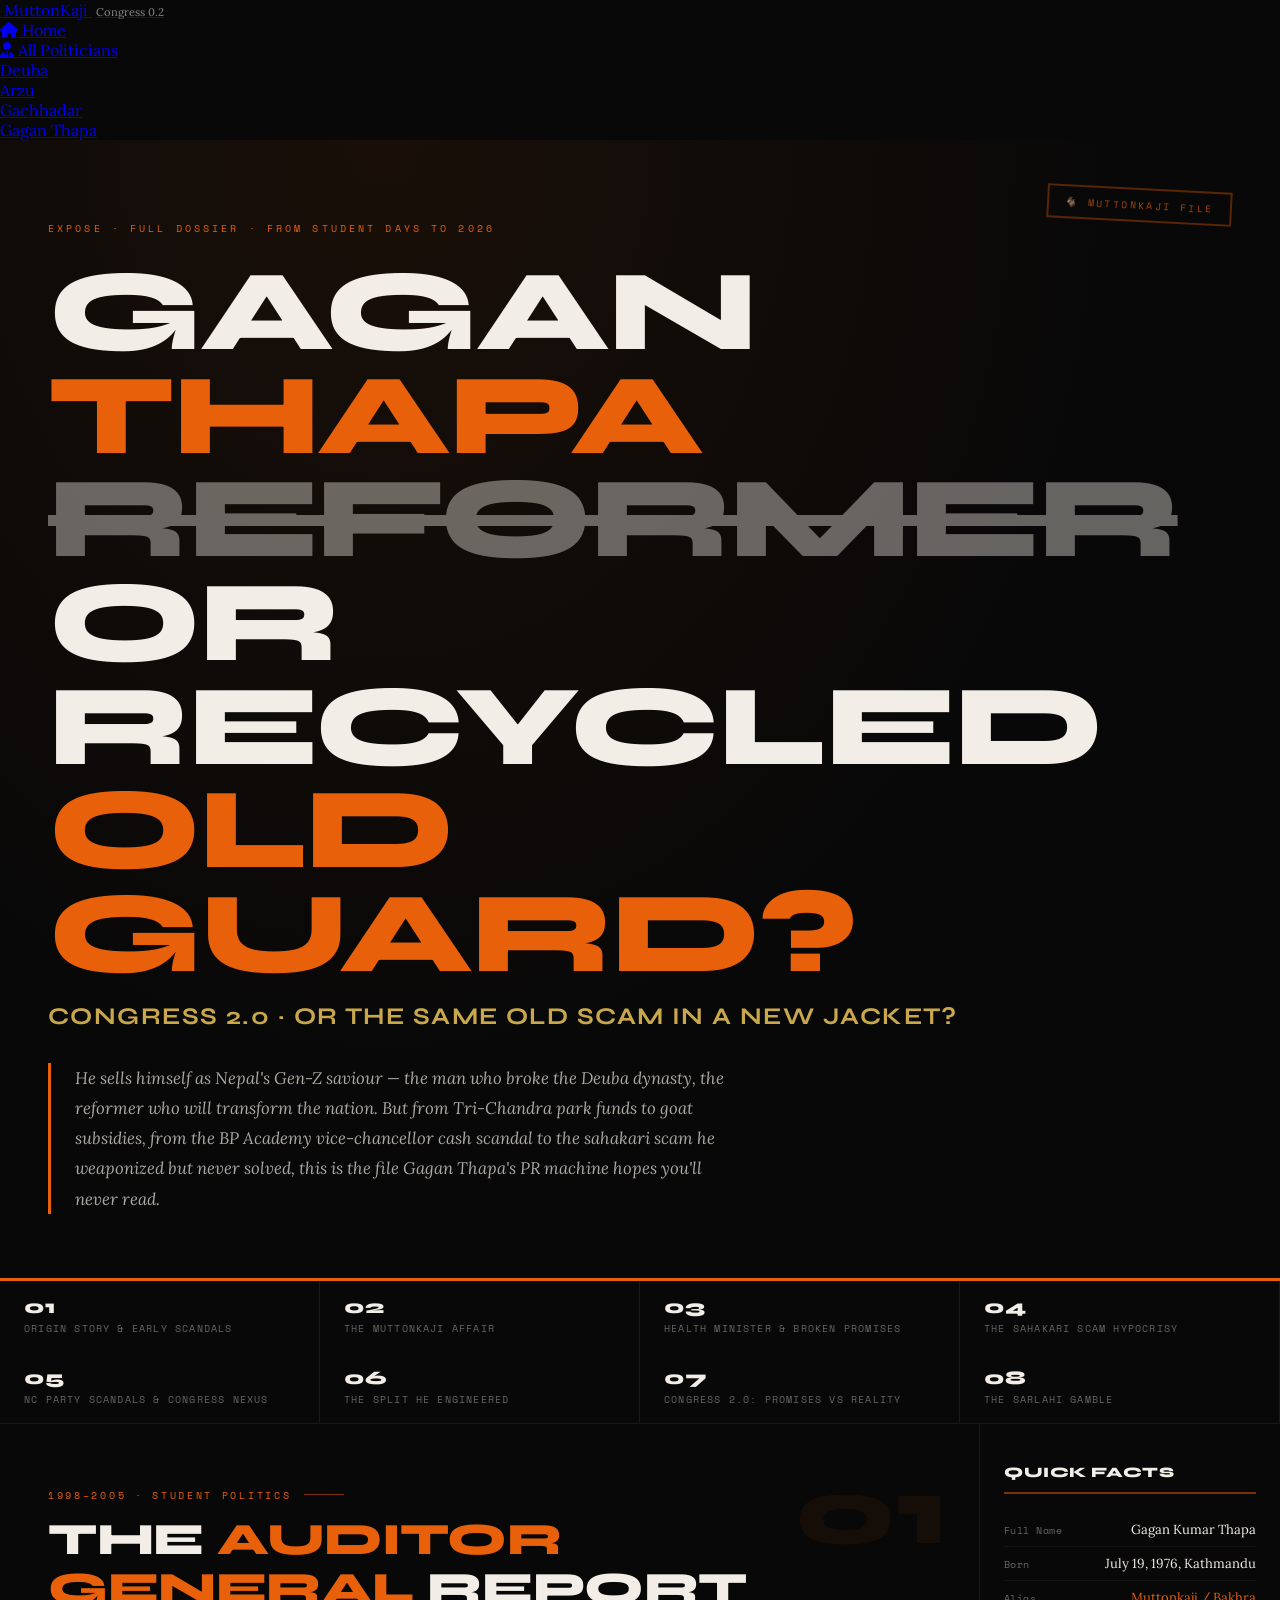
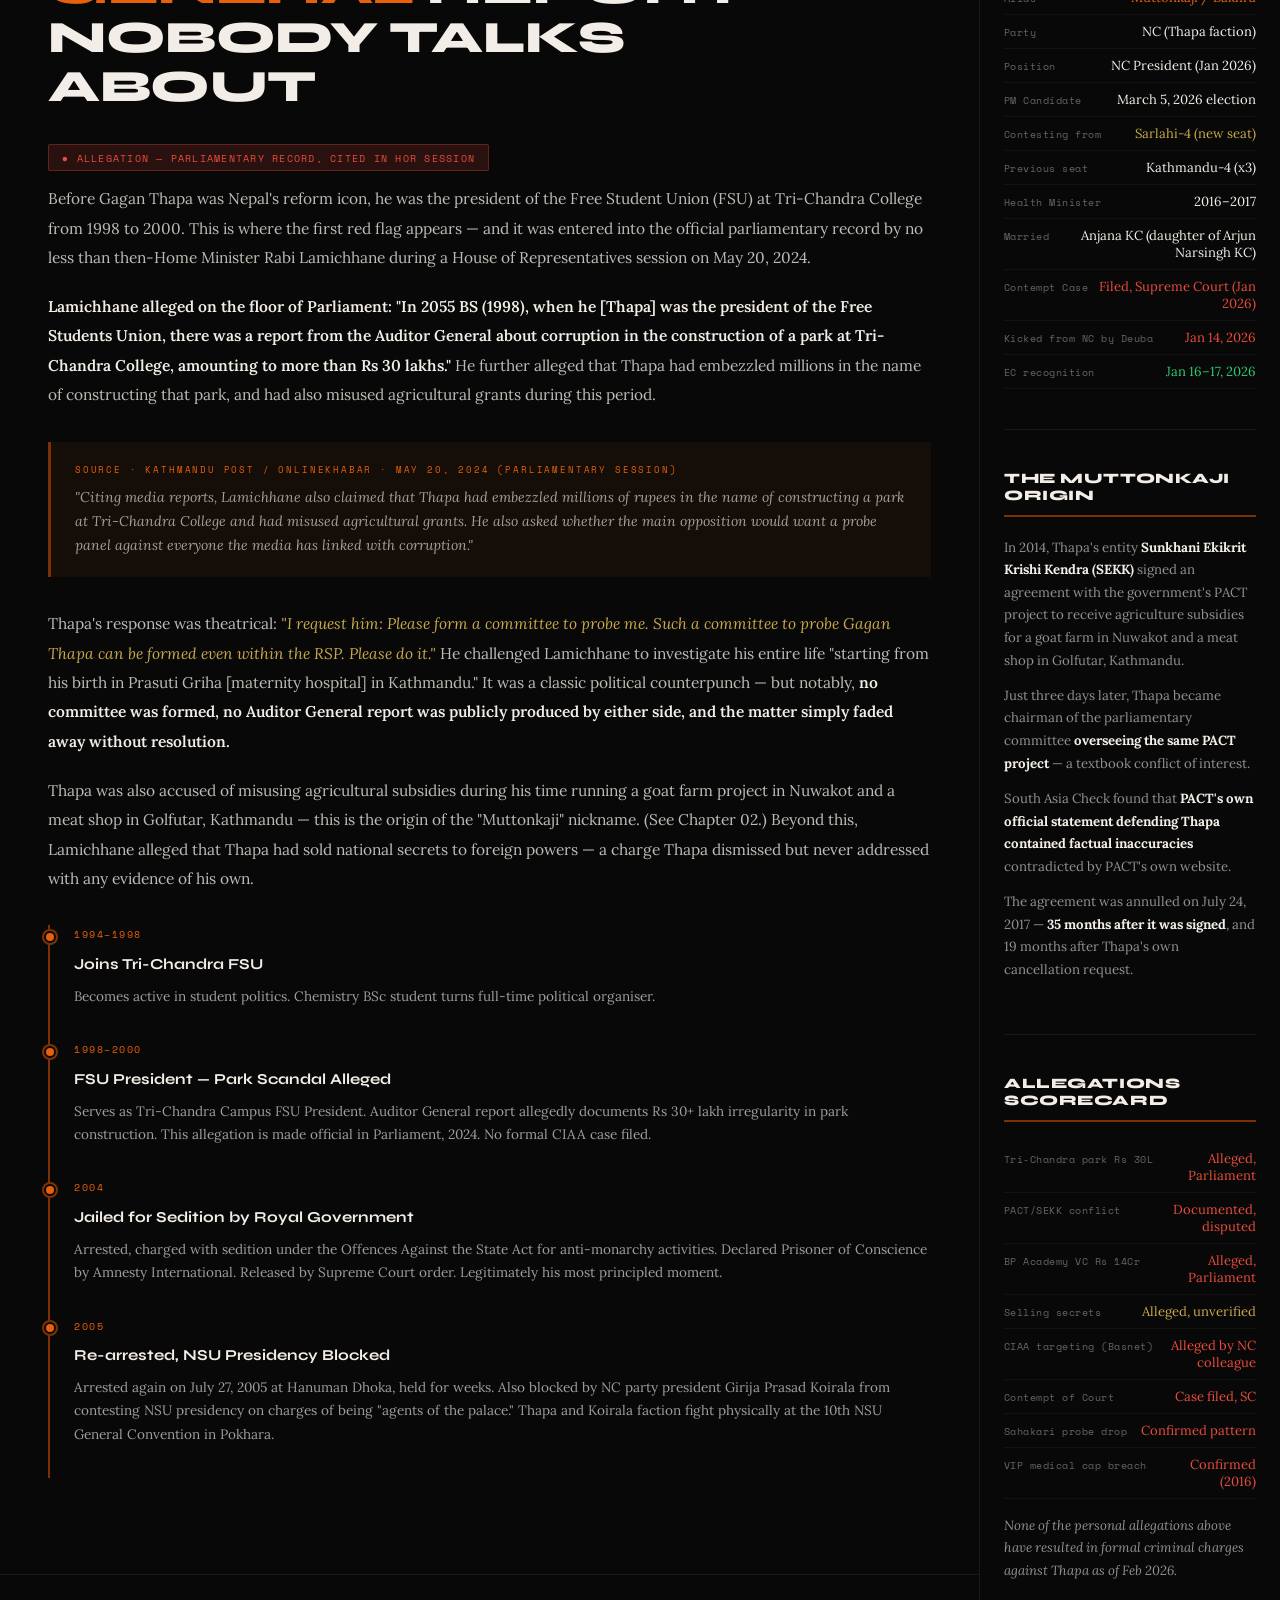
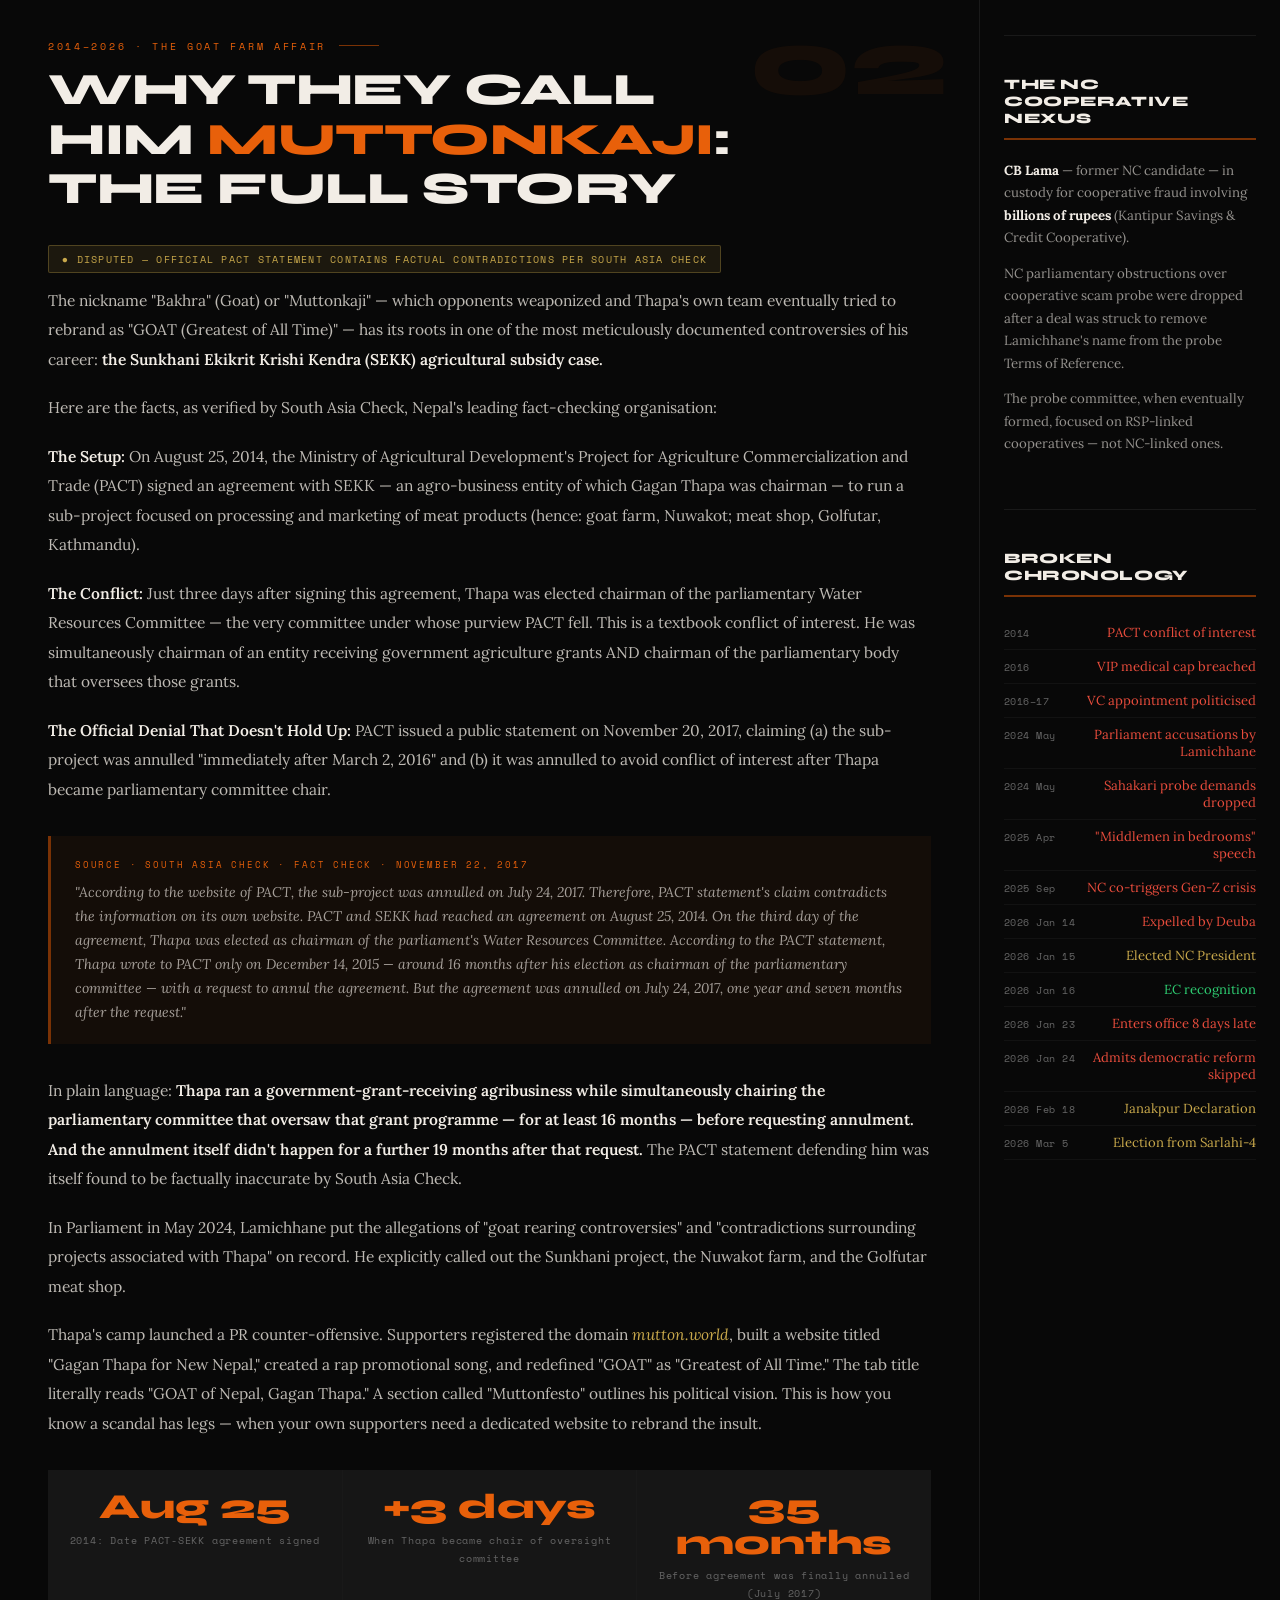
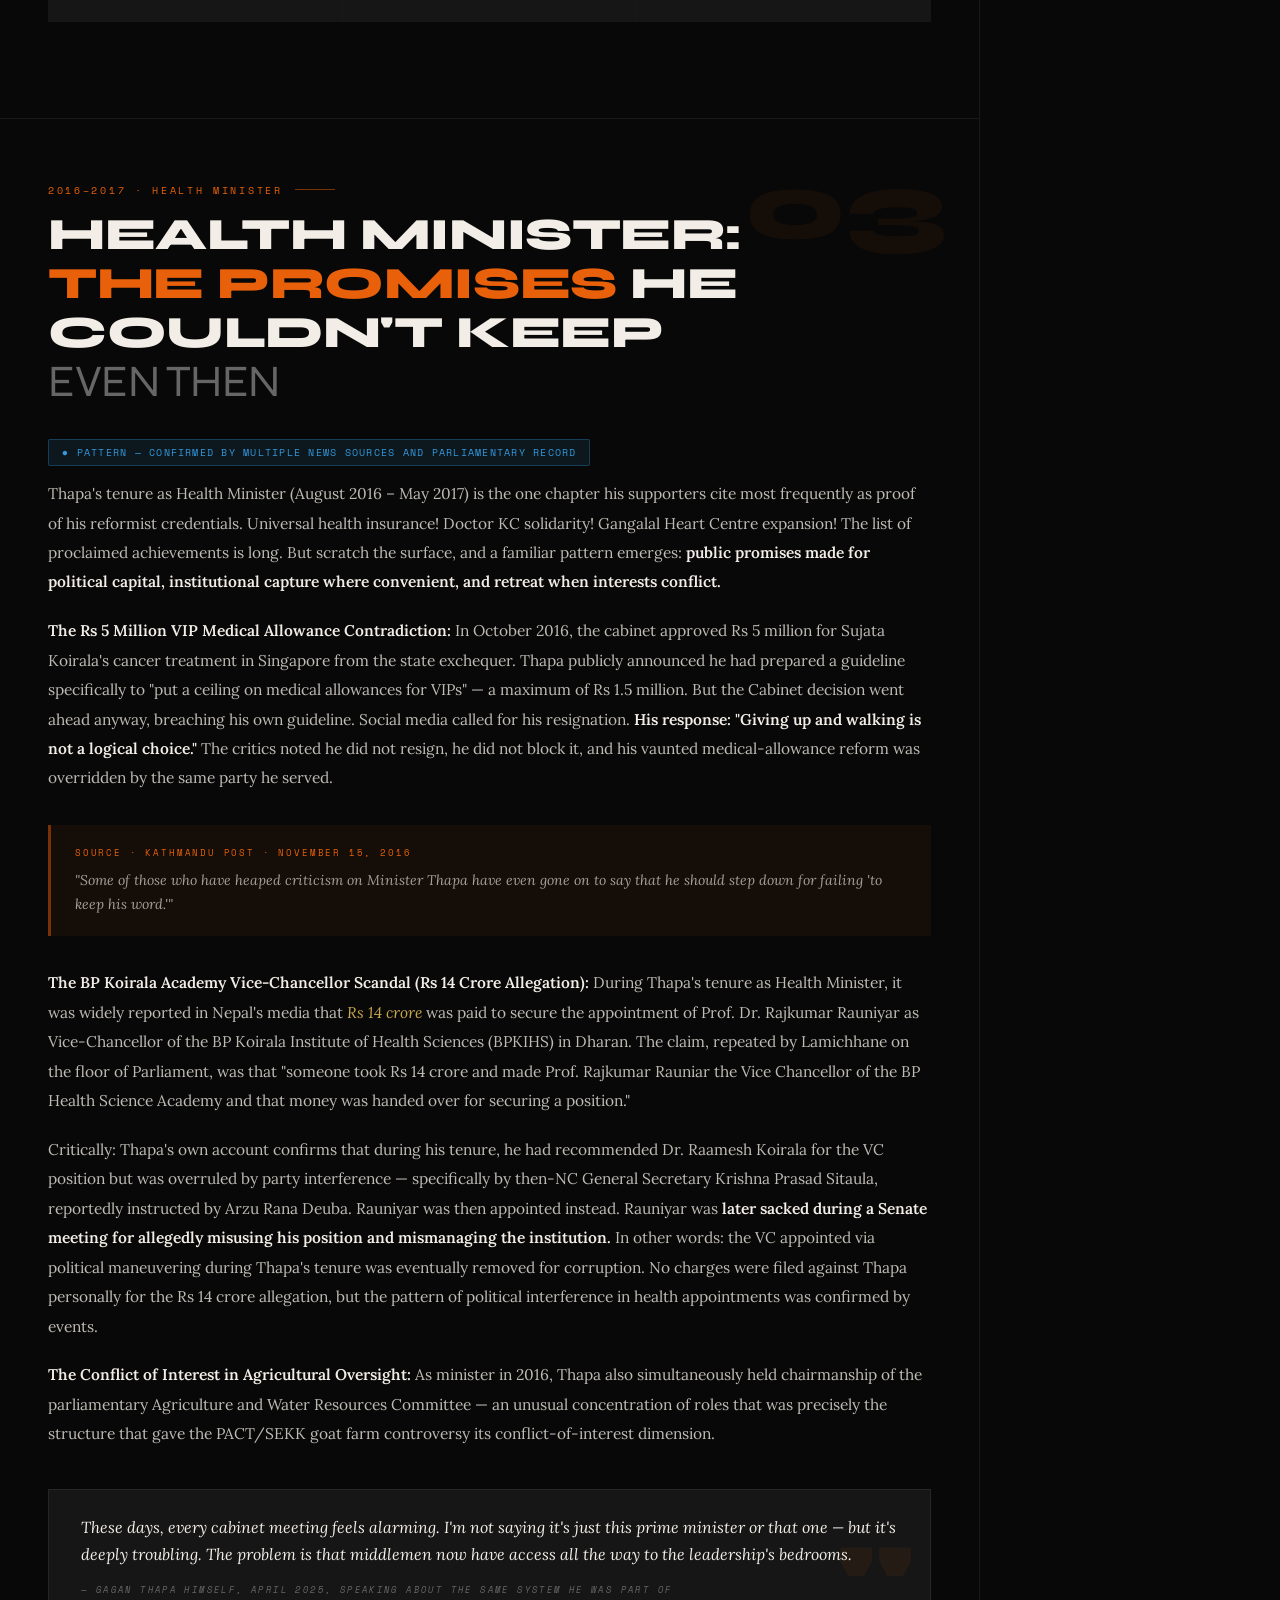
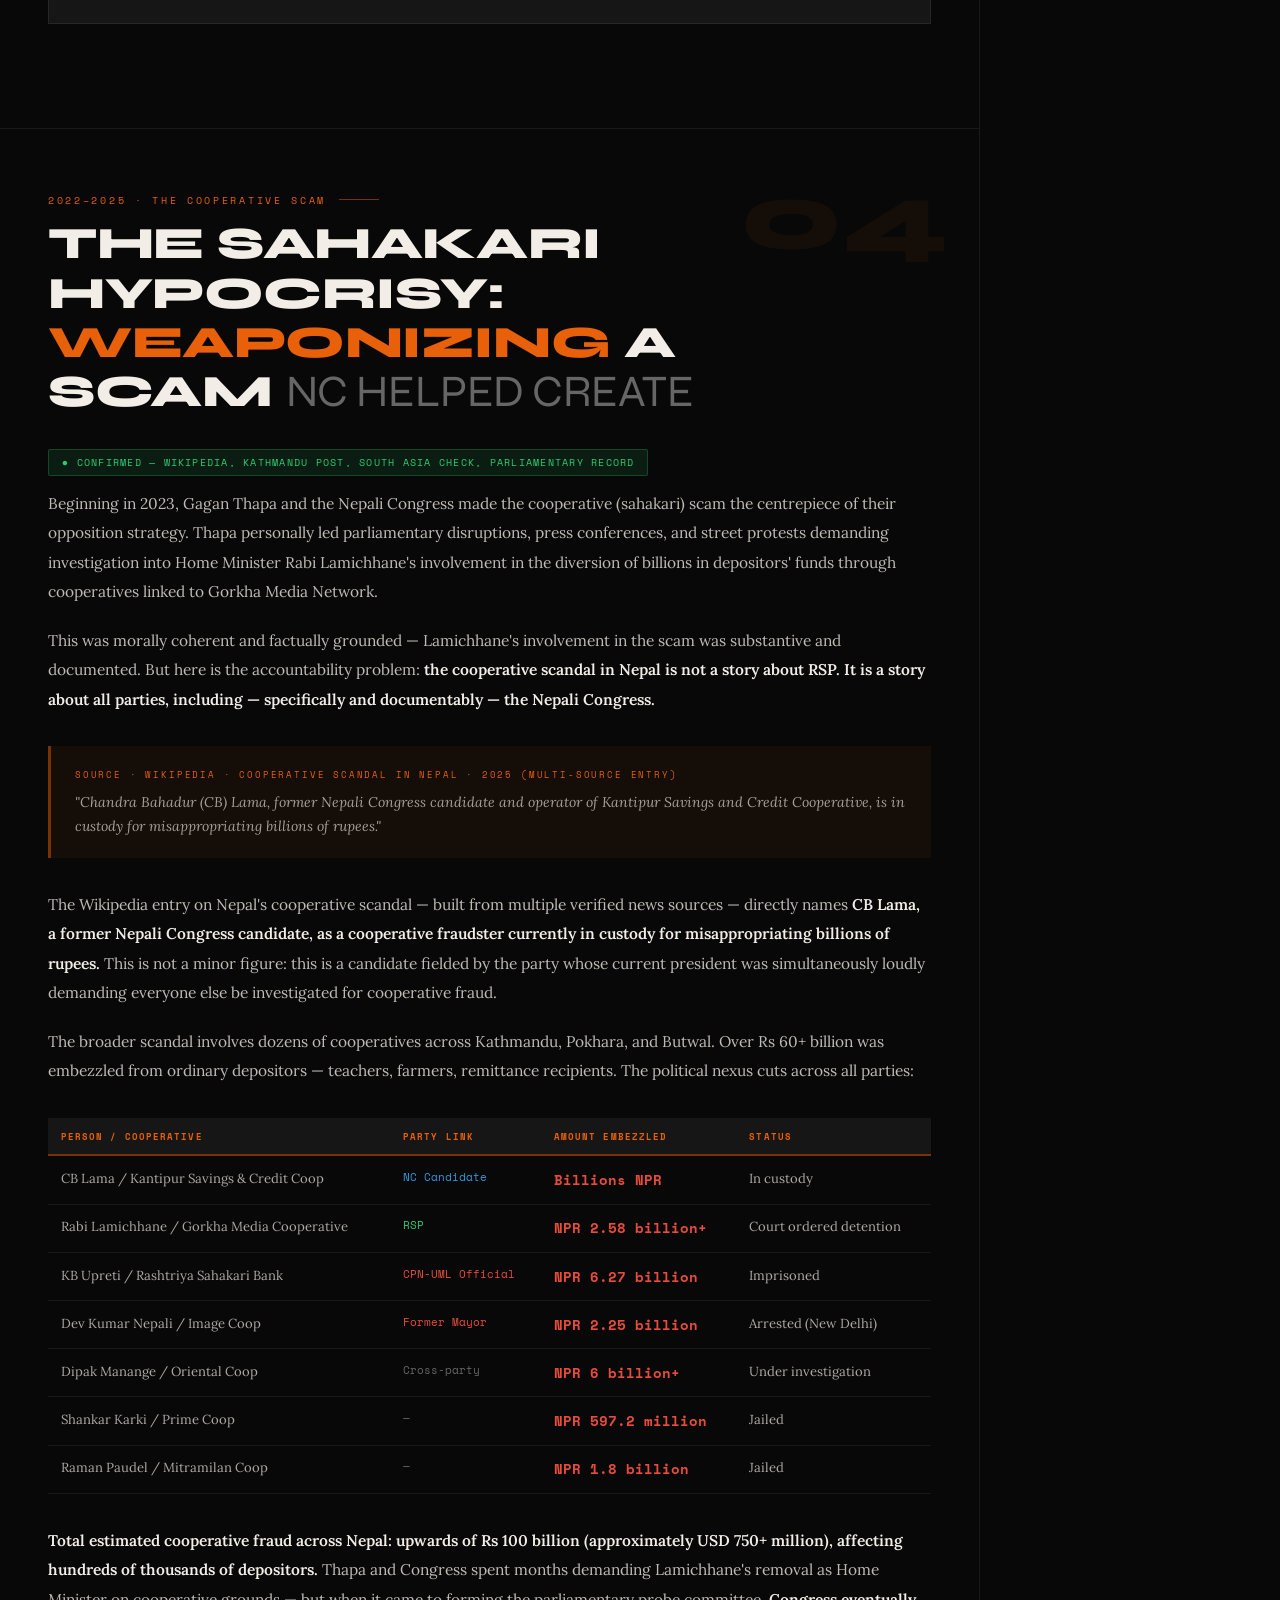
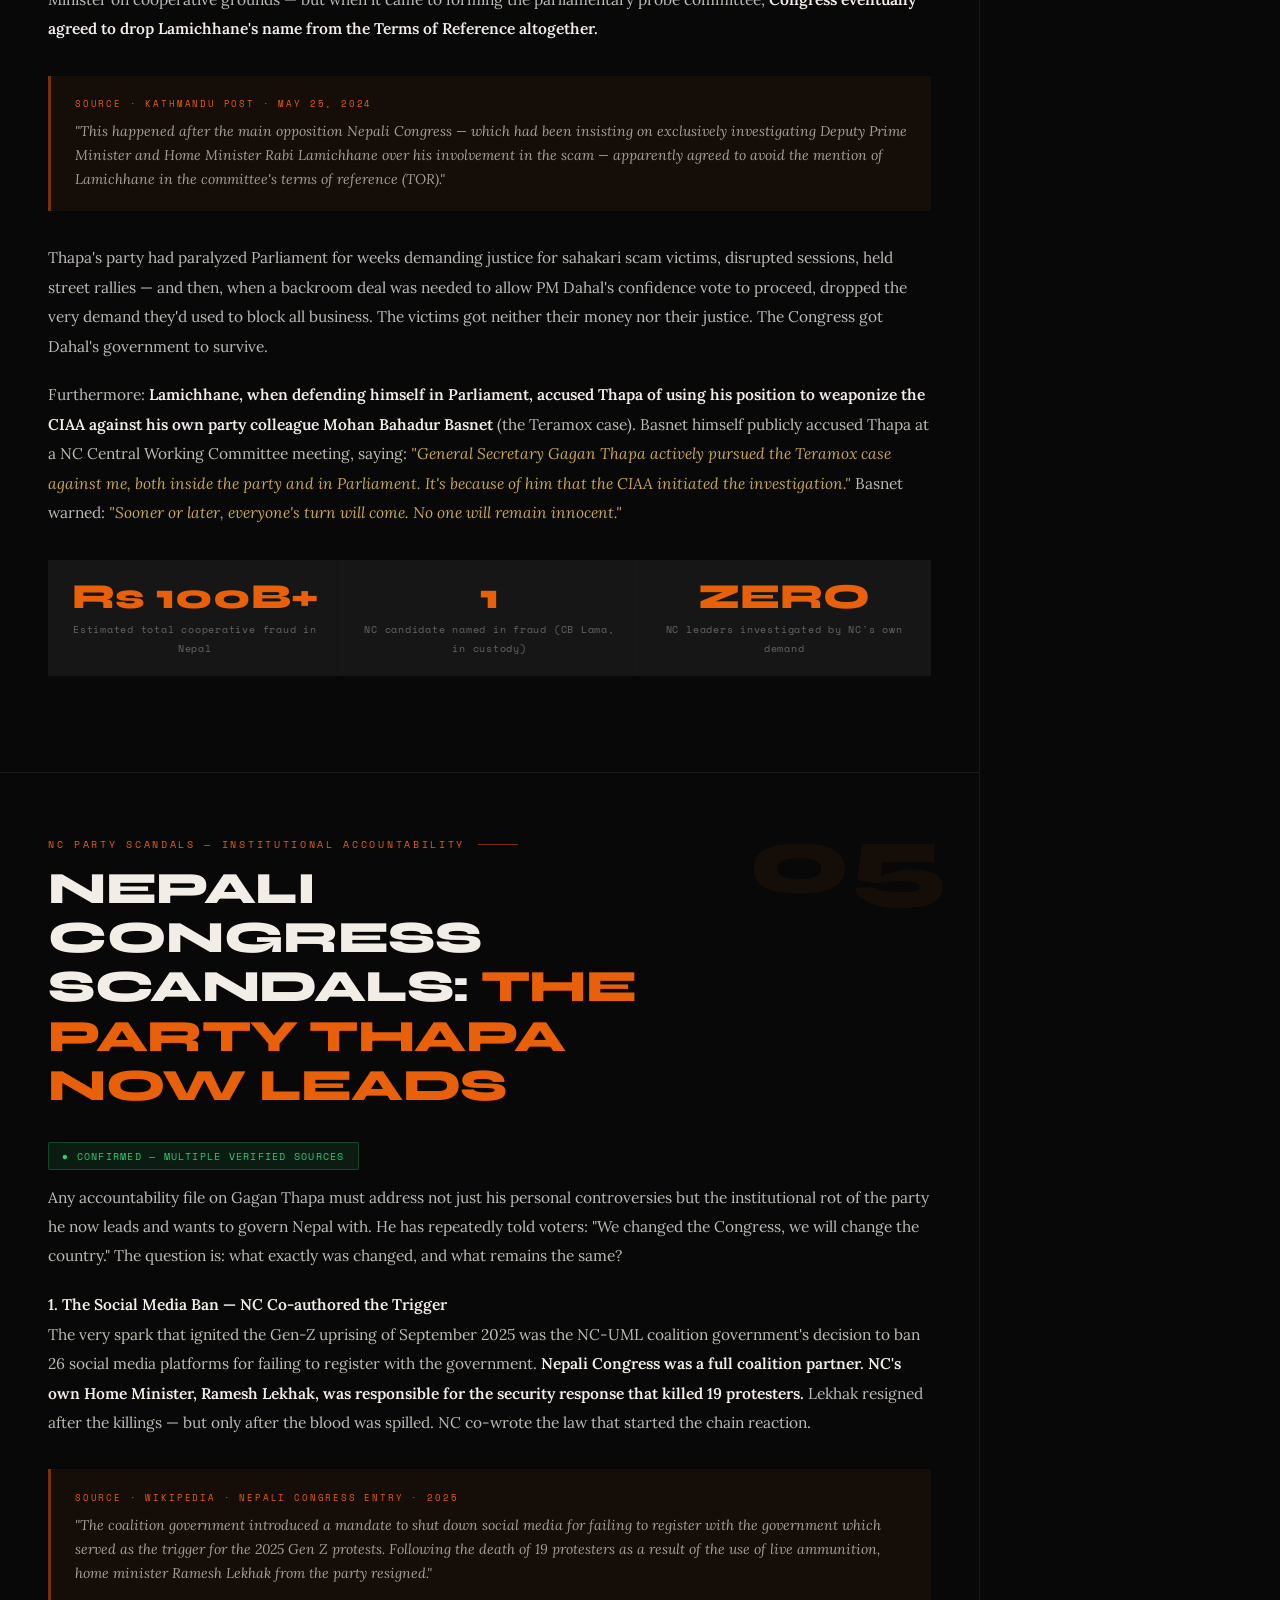
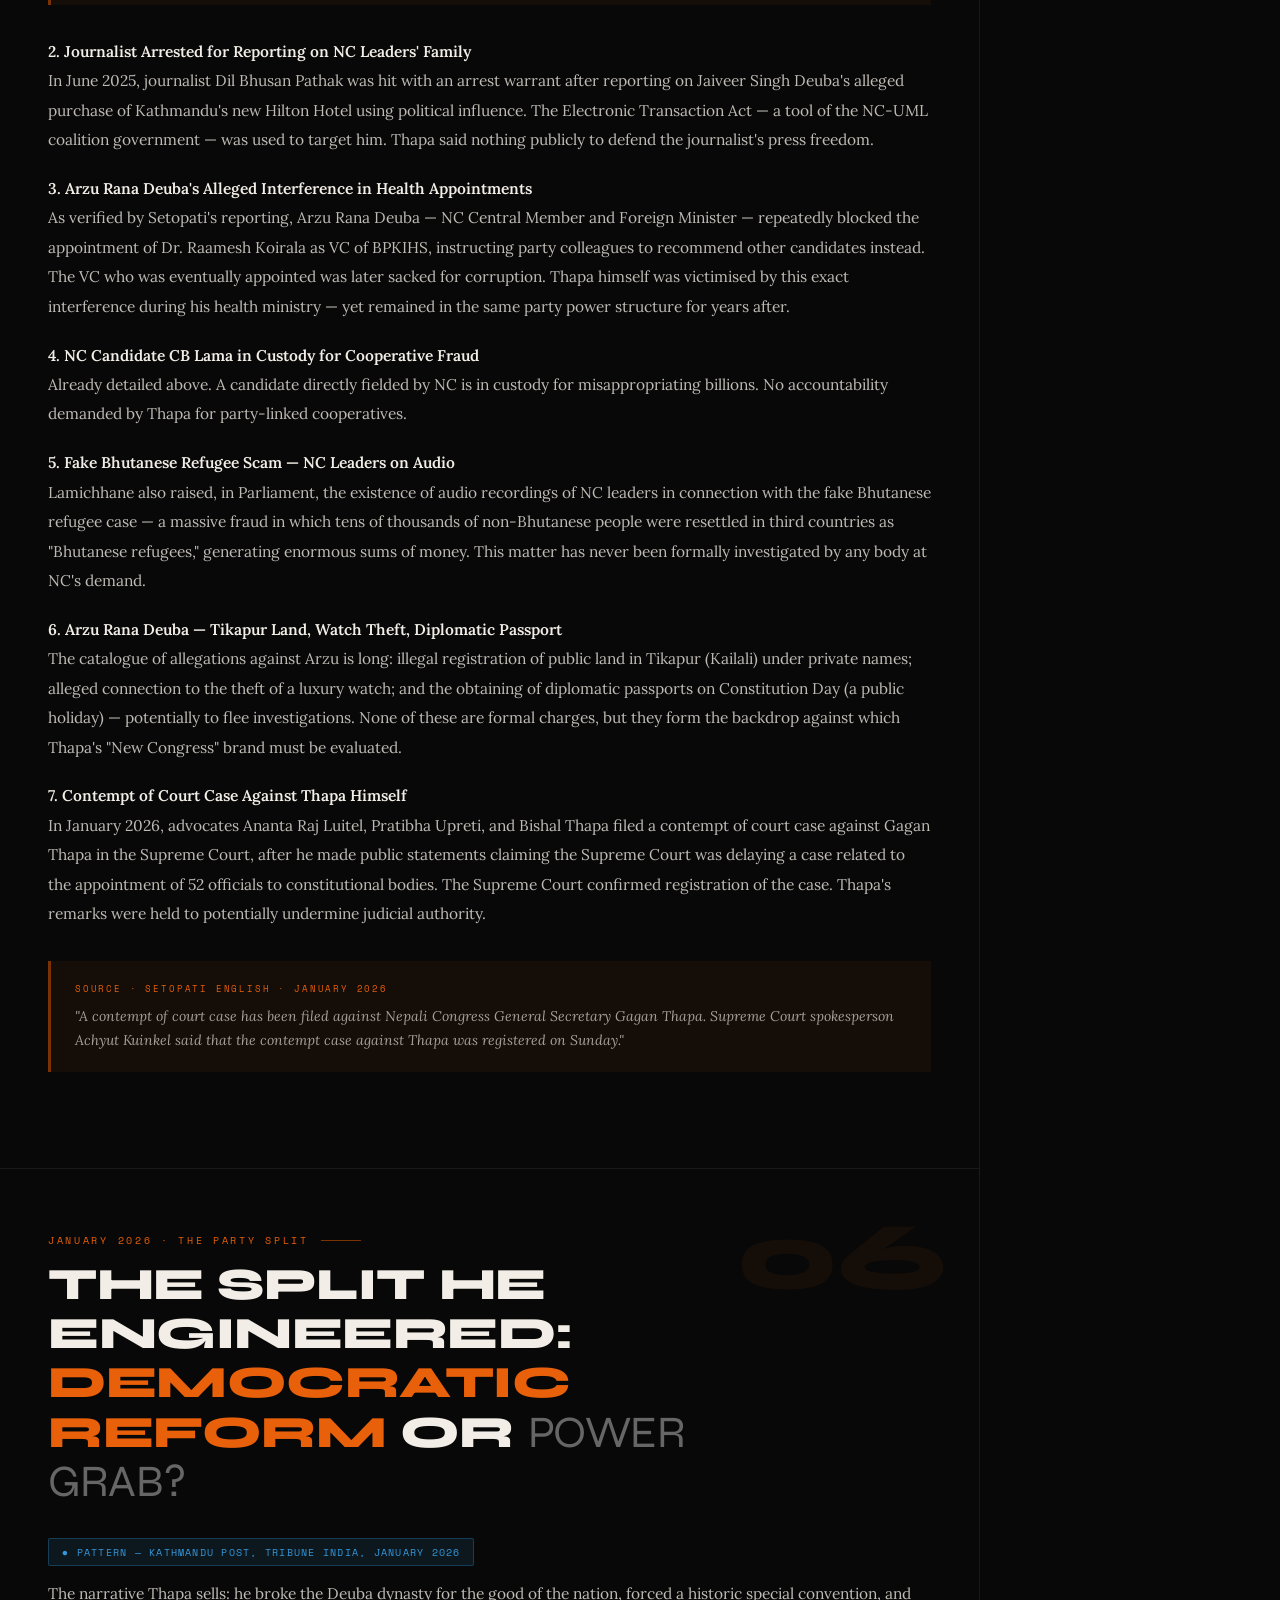
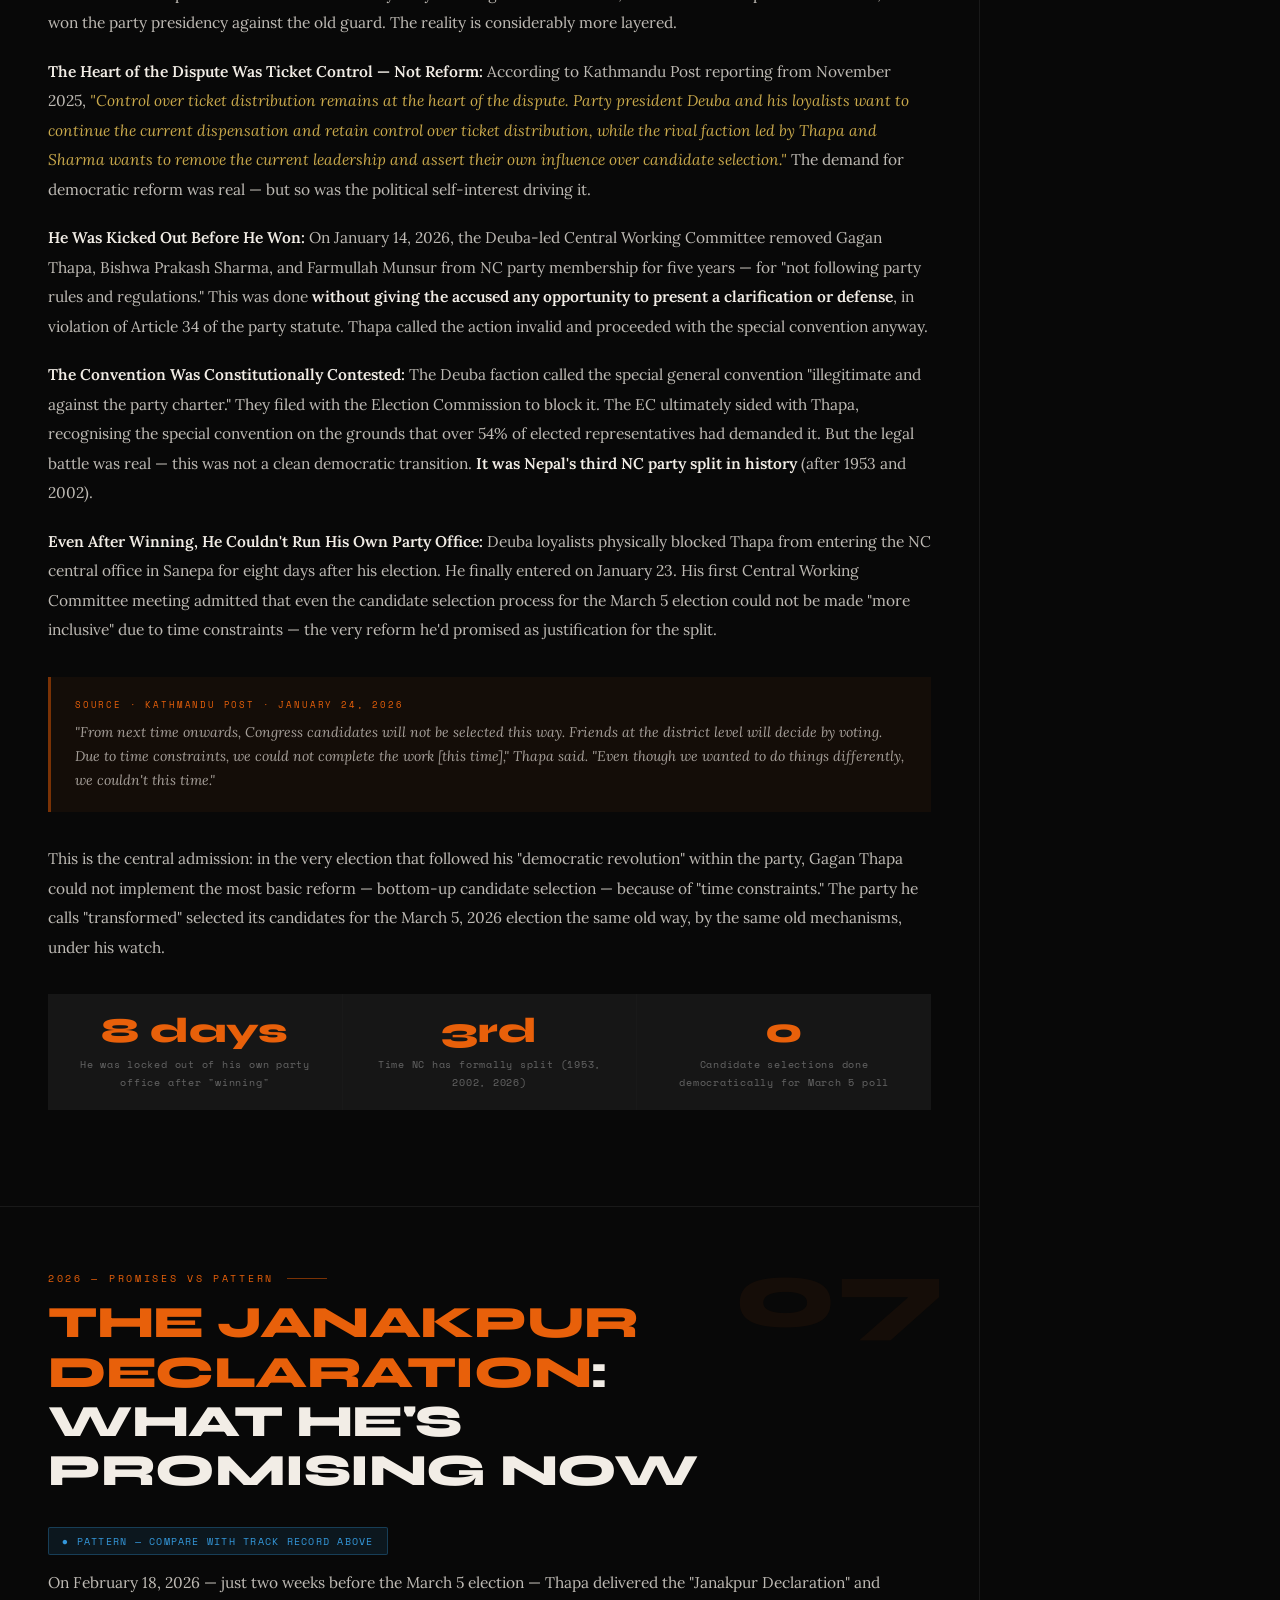
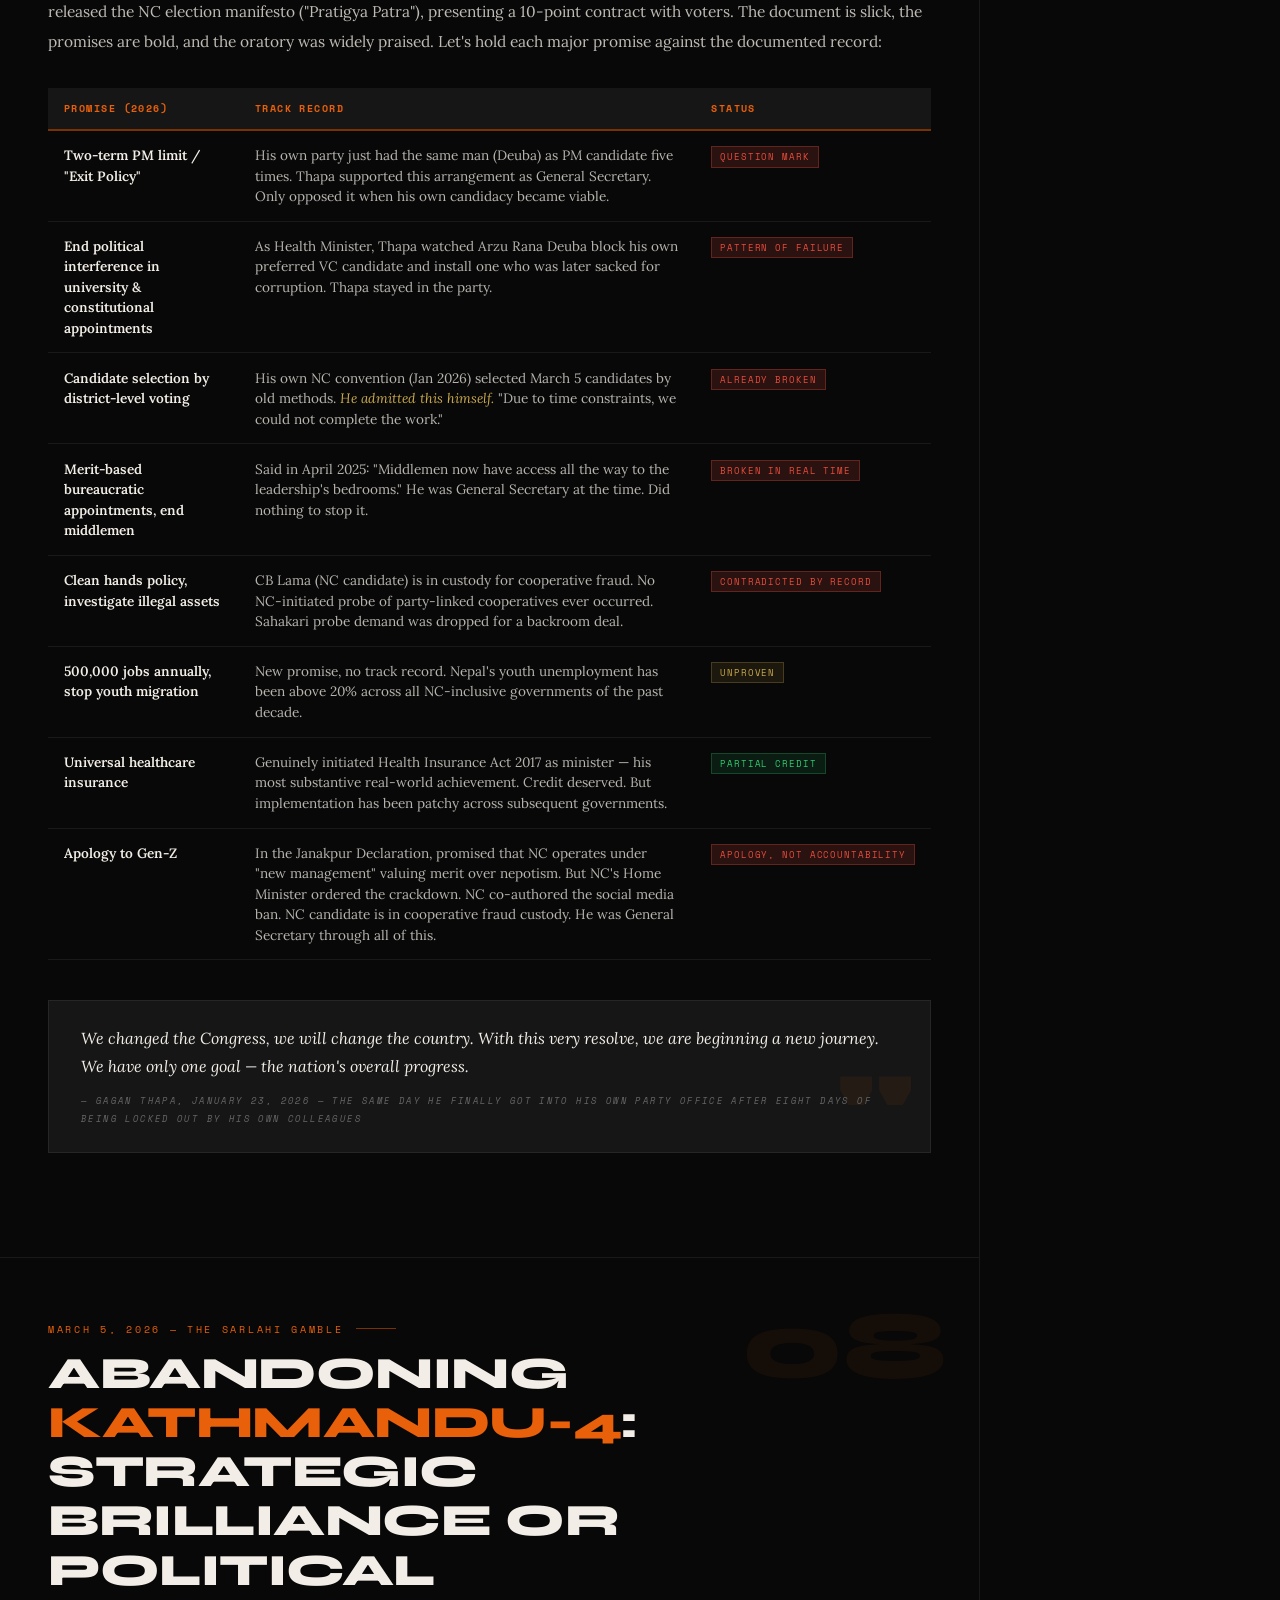
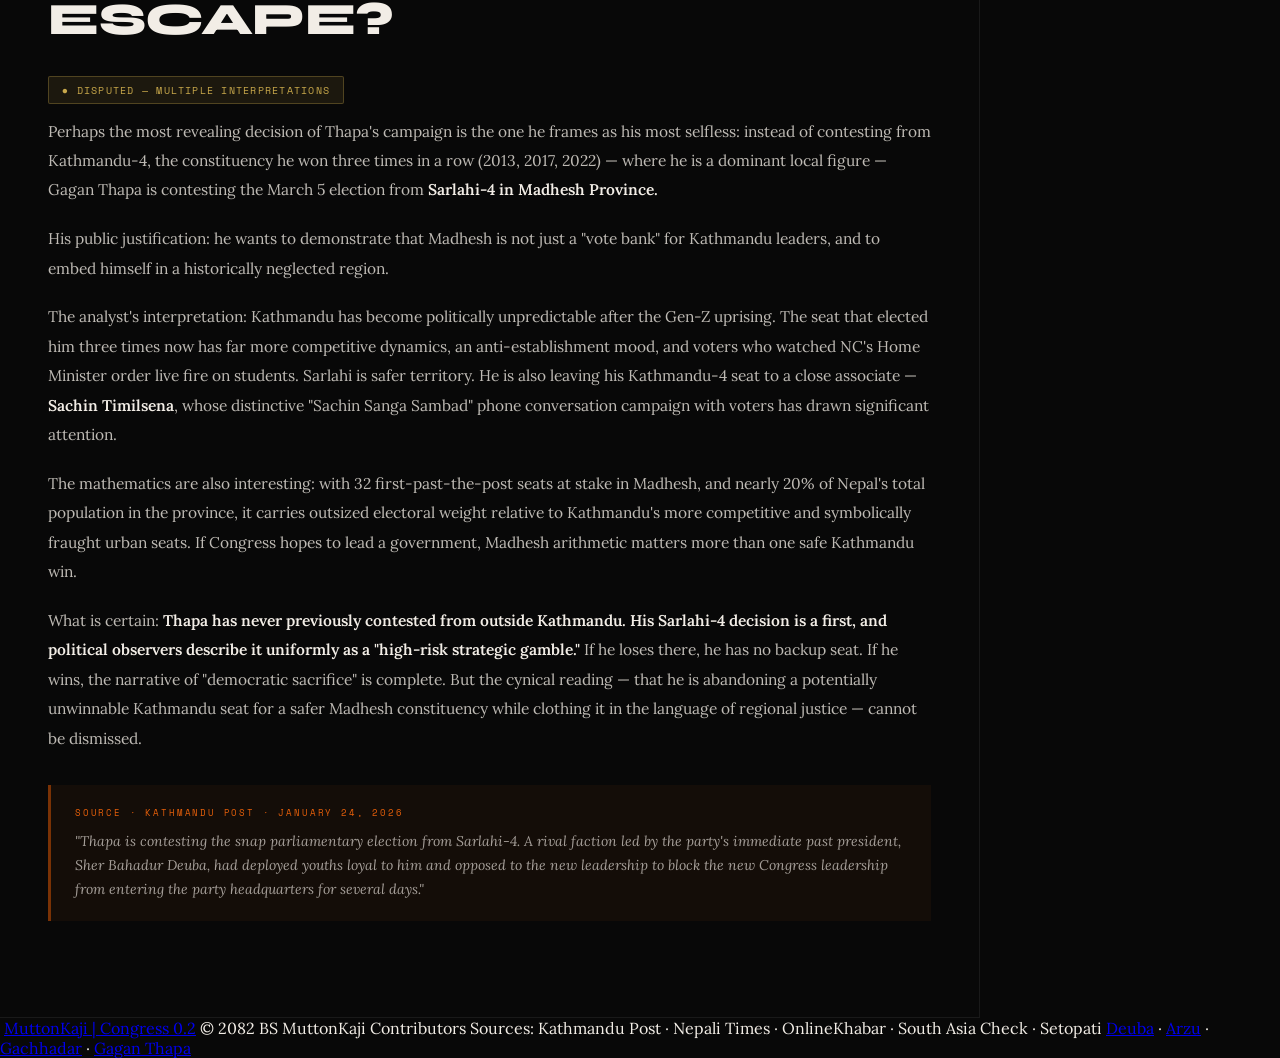
<file: gagan-thapa-expose.html>
<!DOCTYPE html>
<html lang="en">
<head>
<meta charset="UTF-8">
<meta name="viewport" content="width=device-width, initial-scale=1.0">
<title>GAGAN THAPA AKA MUTTONKAJI — The Accountability File</title>
<link href="https://fonts.googleapis.com/css2?family=Syne:wght@400;700;800&family=Space+Mono:ital,wght@0,400;0,700;1,400&family=Lora:ital,wght@0,300;0,400;1,400&display=swap" rel="stylesheet">
<style>
  :root {
    --void: #080808;
    --dark: #111111;
    --card: #161616;
    --border: rgba(255,255,255,0.07);
    --white: #F2EDE6;
    --muted: #666;
    --orange: #E8600A;
    --orange-dim: #7A3205;
    --orange-glow: rgba(232,96,10,0.12);
    --gold: #C8A84B;
    --green: #2ECC71;
    --red: #E74C3C;
    --blue: #3498DB;
  }

  * { margin: 0; padding: 0; box-sizing: border-box; }
  html { scroll-behavior: smooth; }

  body {
    background: var(--void);
    color: var(--white);
    font-family: 'Lora', Georgia, serif;
    overflow-x: hidden;
  }

  /* ===== TOP BAR ===== */
  .top-bar {
    background: var(--orange);
    padding: 0.5rem 2rem;
    font-family: 'Space Mono', monospace;
    font-size: 0.65rem;
    letter-spacing: 0.2em;
    text-transform: uppercase;
    display: flex;
    justify-content: space-between;
    align-items: center;
  }

  .top-bar a { color: #fff; text-decoration: none; }

  /* ===== HEADER ===== */
  header {
    padding: 3rem 3rem 2rem;
    border-bottom: 1px solid var(--border);
    display: grid;
    grid-template-columns: 1fr auto;
    gap: 2rem;
    align-items: end;
  }

  .pub-name {
    font-family: 'Syne', sans-serif;
    font-size: 0.75rem;
    font-weight: 400;
    letter-spacing: 0.35em;
    text-transform: uppercase;
    color: var(--orange);
    margin-bottom: 0.8rem;
  }

  .issue-meta {
    font-family: 'Space Mono', monospace;
    font-size: 0.6rem;
    letter-spacing: 0.12em;
    color: var(--muted);
    line-height: 2;
  }

  .issue-meta strong { color: var(--white); }

  /* ===== HERO ===== */
  .hero {
    padding: 5rem 3rem 4rem;
    border-bottom: 3px solid var(--orange);
    position: relative;
    overflow: hidden;
    background: radial-gradient(ellipse at 30% 0%, rgba(232,96,10,0.08) 0%, transparent 60%);
  }

  .goat-stamp {
    position: absolute;
    top: 3rem;
    right: 3rem;
    font-family: 'Space Mono', monospace;
    font-size: 0.6rem;
    letter-spacing: 0.25em;
    text-transform: uppercase;
    color: var(--orange);
    border: 2px solid var(--orange-dim);
    padding: 0.5rem 1rem;
    transform: rotate(3deg);
    opacity: 0.7;
  }

  .hero-label {
    font-family: 'Space Mono', monospace;
    font-size: 0.65rem;
    letter-spacing: 0.3em;
    text-transform: uppercase;
    color: var(--orange);
    margin-bottom: 1.5rem;
  }

  .hero h1 {
    font-family: 'Syne', sans-serif;
    font-size: clamp(3rem, 9vw, 7.5rem);
    font-weight: 800;
    line-height: 0.9;
    letter-spacing: -0.02em;
    color: var(--white);
    max-width: 850px;
    margin-bottom: 1rem;
  }

  .hero h1 .orange { color: var(--orange); }
  .hero h1 .strike { text-decoration: line-through; opacity: 0.4; }

  .hero-sub {
    font-family: 'Syne', sans-serif;
    font-size: clamp(1rem, 2.5vw, 1.5rem);
    font-weight: 700;
    color: var(--gold);
    letter-spacing: 0.06em;
    text-transform: uppercase;
    margin-bottom: 2rem;
  }

  .hero-deck {
    max-width: 680px;
    font-size: 1.05rem;
    line-height: 1.8;
    color: rgba(242,237,230,0.7);
    font-style: italic;
    border-left: 3px solid var(--orange);
    padding-left: 1.5rem;
  }

  /* ===== INDEX NAV ===== */
  .index-nav {
    display: grid;
    grid-template-columns: repeat(4, 1fr);
    border-bottom: 1px solid var(--border);
  }

  @media (max-width: 800px) {
    .index-nav { grid-template-columns: 1fr 1fr; }
    header { grid-template-columns: 1fr; }
    .hero { padding: 3rem 1.5rem 3rem; }
    .goat-stamp { display: none; }
    main { grid-template-columns: 1fr; }
    .sidebar { border-left: none; border-top: 1px solid var(--border); }
  }

  .nav-item {
    padding: 1rem 1.5rem;
    border-right: 1px solid var(--border);
    font-family: 'Space Mono', monospace;
    font-size: 0.62rem;
    letter-spacing: 0.12em;
    text-transform: uppercase;
    color: var(--muted);
    cursor: default;
    transition: background 0.2s, color 0.2s;
  }

  .nav-item:hover { background: var(--card); color: var(--orange); }

  .nav-item .num {
    display: block;
    font-size: 1.2rem;
    font-family: 'Syne', sans-serif;
    font-weight: 800;
    color: var(--white);
    line-height: 1;
    margin-bottom: 0.3rem;
  }

  /* ===== MAIN LAYOUT ===== */
  main {
    display: grid;
    grid-template-columns: 1fr 300px;
    max-width: 1280px;
    margin: 0 auto;
  }

  .main-col { border-right: 1px solid var(--border); }

  /* ===== CHAPTERS ===== */
  .chapter {
    padding: 4rem 3rem;
    border-bottom: 1px solid var(--border);
    position: relative;
  }

  .ch-number {
    font-family: 'Syne', sans-serif;
    font-size: 6rem;
    font-weight: 800;
    color: rgba(232,96,10,0.06);
    line-height: 1;
    position: absolute;
    top: 2.5rem;
    right: 2rem;
    pointer-events: none;
  }

  .ch-tag {
    font-family: 'Space Mono', monospace;
    font-size: 0.6rem;
    letter-spacing: 0.28em;
    text-transform: uppercase;
    color: var(--orange);
    margin-bottom: 0.8rem;
    display: flex;
    align-items: center;
    gap: 0.8rem;
  }

  .ch-tag::after {
    content: '';
    width: 40px;
    height: 1px;
    background: var(--orange-dim);
  }

  .chapter h2 {
    font-family: 'Syne', sans-serif;
    font-size: clamp(1.5rem, 3.5vw, 2.8rem);
    font-weight: 800;
    letter-spacing: -0.01em;
    line-height: 1.1;
    color: var(--white);
    margin-bottom: 2rem;
    max-width: 700px;
  }

  .chapter h2 .hl { color: var(--orange); }
  .chapter h2 .dim { color: var(--muted); font-weight: 400; }

  .ch-body {
    font-size: 0.97rem;
    line-height: 1.9;
    color: rgba(242,237,230,0.78);
  }

  .ch-body p + p { margin-top: 1.2rem; }

  .ch-body strong { color: var(--white); font-weight: 600; }

  .ch-body em { font-style: italic; color: var(--gold); }

  /* ===== SOURCE BOX ===== */
  .src {
    margin: 2rem 0;
    padding: 1.2rem 1.5rem;
    background: rgba(232,96,10,0.05);
    border-left: 3px solid var(--orange-dim);
  }

  .src-label {
    font-family: 'Space Mono', monospace;
    font-size: 0.57rem;
    letter-spacing: 0.2em;
    text-transform: uppercase;
    color: var(--orange);
    margin-bottom: 0.5rem;
  }

  .src p {
    font-size: 0.88rem;
    color: rgba(242,237,230,0.65);
    line-height: 1.7;
    font-style: italic;
  }

  /* ===== STAT GRID ===== */
  .stat-grid {
    display: grid;
    grid-template-columns: repeat(3, 1fr);
    gap: 1px;
    background: var(--border);
    margin: 2rem 0;
  }

  .stat-cell {
    background: var(--card);
    padding: 1.2rem;
    text-align: center;
  }

  .s-num {
    font-family: 'Syne', sans-serif;
    font-size: 2.2rem;
    font-weight: 800;
    color: var(--orange);
    line-height: 1;
    display: block;
  }

  .s-label {
    font-family: 'Space Mono', monospace;
    font-size: 0.6rem;
    letter-spacing: 0.08em;
    color: var(--muted);
    margin-top: 0.4rem;
    display: block;
  }

  /* ===== VERDICT TAG ===== */
  .verdict {
    display: inline-flex;
    align-items: center;
    gap: 0.5rem;
    padding: 0.3rem 0.8rem;
    font-family: 'Space Mono', monospace;
    font-size: 0.65rem;
    letter-spacing: 0.12em;
    text-transform: uppercase;
    border-radius: 2px;
    margin-bottom: 0.8rem;
  }

  .verdict.allegation { background: rgba(231,76,60,0.15); border: 1px solid rgba(231,76,60,0.3); color: #E74C3C; }
  .verdict.confirmed { background: rgba(46,204,113,0.1); border: 1px solid rgba(46,204,113,0.25); color: #2ECC71; }
  .verdict.disputed { background: rgba(200,168,75,0.1); border: 1px solid rgba(200,168,75,0.3); color: var(--gold); }
  .verdict.pattern { background: rgba(52,152,219,0.1); border: 1px solid rgba(52,152,219,0.3); color: var(--blue); }

  /* ===== PROMISE TABLE ===== */
  .promise-table {
    width: 100%;
    border-collapse: collapse;
    margin: 2rem 0;
    font-size: 0.85rem;
  }

  .promise-table th {
    font-family: 'Space Mono', monospace;
    font-size: 0.6rem;
    letter-spacing: 0.15em;
    text-transform: uppercase;
    color: var(--orange);
    padding: 0.7rem 1rem;
    text-align: left;
    border-bottom: 2px solid var(--orange-dim);
    background: var(--card);
  }

  .promise-table td {
    padding: 0.9rem 1rem;
    border-bottom: 1px solid var(--border);
    color: rgba(242,237,230,0.75);
    line-height: 1.5;
    vertical-align: top;
  }

  .promise-table tr:hover td { background: rgba(232,96,10,0.03); }

  .badge-broken {
    display: inline-block;
    background: rgba(231,76,60,0.15);
    color: #E74C3C;
    font-family: 'Space Mono', monospace;
    font-size: 0.55rem;
    letter-spacing: 0.1em;
    padding: 0.2rem 0.5rem;
    text-transform: uppercase;
    border: 1px solid rgba(231,76,60,0.3);
    white-space: nowrap;
  }

  .badge-new {
    display: inline-block;
    background: rgba(200,168,75,0.1);
    color: var(--gold);
    font-family: 'Space Mono', monospace;
    font-size: 0.55rem;
    letter-spacing: 0.1em;
    padding: 0.2rem 0.5rem;
    text-transform: uppercase;
    border: 1px solid rgba(200,168,75,0.25);
    white-space: nowrap;
  }

  .badge-ok {
    display: inline-block;
    background: rgba(46,204,113,0.1);
    color: #2ECC71;
    font-family: 'Space Mono', monospace;
    font-size: 0.55rem;
    letter-spacing: 0.1em;
    padding: 0.2rem 0.5rem;
    text-transform: uppercase;
    border: 1px solid rgba(46,204,113,0.25);
    white-space: nowrap;
  }

  /* ===== TIMELINE ===== */
  .tl {
    position: relative;
    padding-left: 1.5rem;
    border-left: 2px solid var(--orange-dim);
    margin: 2rem 0;
  }

  .tl-entry {
    position: relative;
    padding-bottom: 2rem;
  }

  .tl-entry::before {
    content: '';
    position: absolute;
    left: -1.9rem;
    top: 0.35rem;
    width: 8px; height: 8px;
    border-radius: 50%;
    background: var(--orange);
    border: 2px solid var(--void);
    box-shadow: 0 0 0 2px var(--orange-dim);
  }

  .tl-year {
    font-family: 'Space Mono', monospace;
    font-size: 0.65rem;
    letter-spacing: 0.15em;
    color: var(--orange);
    margin-bottom: 0.3rem;
  }

  .tl-title {
    font-family: 'Syne', sans-serif;
    font-size: 0.95rem;
    font-weight: 700;
    color: var(--white);
    margin-bottom: 0.4rem;
  }

  .tl-body {
    font-size: 0.85rem;
    color: rgba(242,237,230,0.65);
    line-height: 1.7;
  }

  /* ===== COOPERATIVE TABLE ===== */
  .coop-table {
    width: 100%;
    border-collapse: collapse;
    margin: 2rem 0;
    font-size: 0.82rem;
  }

  .coop-table th {
    font-family: 'Space Mono', monospace;
    font-size: 0.57rem;
    letter-spacing: 0.12em;
    text-transform: uppercase;
    color: var(--orange);
    padding: 0.6rem 0.8rem;
    text-align: left;
    background: var(--card);
    border-bottom: 2px solid var(--orange-dim);
  }

  .coop-table td {
    padding: 0.8rem;
    border-bottom: 1px solid var(--border);
    color: rgba(242,237,230,0.7);
    vertical-align: top;
    line-height: 1.5;
  }

  .coop-table td.amount {
    font-family: 'Space Mono', monospace;
    color: var(--red);
    font-weight: 700;
    font-size: 0.9rem;
    white-space: nowrap;
  }

  .coop-table td.party {
    font-family: 'Space Mono', monospace;
    font-size: 0.7rem;
  }

  .coop-table .nc { color: #3498DB; }
  .coop-table .uml { color: #E74C3C; }
  .coop-table .rsp { color: #2ECC71; }
  .coop-table .maoist { color: var(--gold); }

  /* ===== PULL QUOTE ===== */
  .pull {
    margin: 2.5rem 0;
    padding: 1.5rem 2rem;
    background: var(--card);
    border: 1px solid var(--border);
    position: relative;
  }

  .pull::after {
    content: '"';
    font-family: 'Syne', sans-serif;
    font-size: 8rem;
    font-weight: 800;
    color: rgba(232,96,10,0.07);
    position: absolute;
    bottom: -2rem;
    right: 1rem;
    line-height: 1;
  }

  .pull blockquote {
    font-size: 1rem;
    font-style: italic;
    line-height: 1.7;
    color: var(--white);
    position: relative;
    z-index: 1;
  }

  .pull cite {
    display: block;
    margin-top: 0.8rem;
    font-family: 'Space Mono', monospace;
    font-size: 0.58rem;
    letter-spacing: 0.15em;
    color: var(--muted);
    text-transform: uppercase;
    position: relative;
    z-index: 1;
  }

  /* ===== SIDEBAR ===== */
  .sidebar {
    padding: 2.5rem 1.5rem;
  }

  .sb-card {
    margin-bottom: 2.5rem;
    padding-bottom: 2.5rem;
    border-bottom: 1px solid var(--border);
  }

  .sb-card:last-child { border-bottom: none; }

  .sb-card h4 {
    font-family: 'Syne', sans-serif;
    font-size: 0.9rem;
    font-weight: 800;
    letter-spacing: 0.04em;
    text-transform: uppercase;
    color: var(--white);
    margin-bottom: 1.2rem;
    padding-bottom: 0.7rem;
    border-bottom: 2px solid var(--orange-dim);
  }

  .kv { padding: 0.5rem 0; border-bottom: 1px solid rgba(255,255,255,0.04); display: flex; justify-content: space-between; gap: 0.5rem; font-size: 0.8rem; align-items: baseline; }
  .kv .k { font-family: 'Space Mono', monospace; font-size: 0.62rem; color: var(--muted); letter-spacing: 0.05em; flex-shrink: 0; }
  .kv .v { color: var(--white); font-size: 0.82rem; text-align: right; }
  .kv .v.red { color: var(--red); }
  .kv .v.green { color: var(--green); }
  .kv .v.orange { color: var(--orange); }
  .kv .v.gold { color: var(--gold); }

  .sb-para { font-size: 0.83rem; line-height: 1.7; color: rgba(242,237,230,0.6); margin-bottom: 0.8rem; }

  .sb-para strong { color: var(--white); }

  /* ===== FOOTER ===== */
  footer {
    border-top: 3px solid var(--orange);
    padding: 2rem 3rem;
    font-family: 'Space Mono', monospace;
    font-size: 0.62rem;
    letter-spacing: 0.08em;
    color: var(--muted);
    display: flex;
    justify-content: space-between;
    flex-wrap: wrap;
    gap: 1rem;
  }

  footer .orange { color: var(--orange); }

  /* Responsive */
  @media (max-width: 800px) {
    .chapter { padding: 2.5rem 1.5rem; }
    .sidebar { padding: 2rem 1.5rem; }
    .stat-grid { grid-template-columns: 1fr 1fr; }
    .promise-table th, .promise-table td { padding: 0.6rem 0.5rem; font-size: 0.78rem; }
    .coop-table th, .coop-table td { padding: 0.5rem; font-size: 0.75rem; }
  }
</style>
<link rel="stylesheet" href="https://cdnjs.cloudflare.com/ajax/libs/font-awesome/6.7.2/css/all.min.css" crossorigin="anonymous" referrerpolicy="no-referrer" />
</head>
<body>

<nav class="subpage-nav">
  <a href="index.html" class="subpage-logo">
    <i class="fa-solid fa-ram"></i> MuttonKaji <span style="font-size:0.7rem;font-weight:400;color:#888;margin-left:4px;">Congress 0.2</span>
  </a>
  <ul class="subpage-nav-links">
    <li><a href="index.html"><i class="fa-solid fa-house"></i> Home</a></li>
    <li><a href="index.html#politicians"><i class="fa-solid fa-user-tie"></i> All Politicians</a></li>
    <li><a href="deuba-genz-accountability.html">Deuba</a></li>
    <li><a href="arzu-rana-deuba.html">Arzu</a></li>
    <li><a href="gachhadar-report.html">Gachhadar</a></li>
    <li><a href="gagan-thapa-expose.html" class="active">Gagan Thapa</a></li>
  </ul>
</nav>
<!-- HERO -->
<div class="hero">
  <div class="goat-stamp">🐐 MUTTONKAJI FILE</div>
  <div class="hero-label">EXPOSE · FULL DOSSIER · FROM STUDENT DAYS TO 2026</div>
  <h1>GAGAN <span class="orange">THAPA</span><br><span class="strike">REFORMER</span><br>OR RECYCLED<br><span class="orange">OLD GUARD?</span></h1>
  <div class="hero-sub">Congress 2.0 · Or the same old scam in a new jacket?</div>
  <p class="hero-deck">He sells himself as Nepal's Gen-Z saviour — the man who broke the Deuba dynasty, the reformer who will transform the nation. But from Tri-Chandra park funds to goat subsidies, from the BP Academy vice-chancellor cash scandal to the sahakari scam he weaponized but never solved, this is the file Gagan Thapa's PR machine hopes you'll never read.</p>
</div>

<!-- INDEX NAV -->
<div class="index-nav">
  <div class="nav-item"><span class="num">01</span>Origin Story & Early Scandals</div>
  <div class="nav-item"><span class="num">02</span>The Muttonkaji Affair</div>
  <div class="nav-item"><span class="num">03</span>Health Minister & Broken Promises</div>
  <div class="nav-item"><span class="num">04</span>The Sahakari Scam Hypocrisy</div>
  <div class="nav-item"><span class="num">05</span>NC Party Scandals & Congress Nexus</div>
  <div class="nav-item"><span class="num">06</span>The Split He Engineered</div>
  <div class="nav-item"><span class="num">07</span>Congress 2.0: Promises vs Reality</div>
  <div class="nav-item"><span class="num">08</span>The Sarlahi Gamble</div>
</div>

<main>
<div class="main-col">

<!-- CHAPTER 01 -->
<div class="chapter" id="ch1">
  <div class="ch-number">01</div>
  <div class="ch-tag">1998–2005 · Student Politics</div>
  <h2>THE <span class="hl">AUDITOR GENERAL</span> REPORT NOBODY TALKS ABOUT</h2>

  <div class="verdict allegation">● Allegation — Parliamentary record, cited in HoR session</div>

  <div class="ch-body">
    <p>Before Gagan Thapa was Nepal's reform icon, he was the president of the Free Student Union (FSU) at Tri-Chandra College from 1998 to 2000. This is where the first red flag appears — and it was entered into the official parliamentary record by no less than then-Home Minister Rabi Lamichhane during a House of Representatives session on May 20, 2024.</p>

    <p><strong>Lamichhane alleged on the floor of Parliament: "In 2055 BS (1998), when he [Thapa] was the president of the Free Students Union, there was a report from the Auditor General about corruption in the construction of a park at Tri-Chandra College, amounting to more than Rs 30 lakhs."</strong> He further alleged that Thapa had embezzled millions in the name of constructing that park, and had also misused agricultural grants during this period.</p>

    <div class="src">
      <div class="src-label">Source · Kathmandu Post / OnlineKhabar · May 20, 2024 (Parliamentary session)</div>
      <p>"Citing media reports, Lamichhane also claimed that Thapa had embezzled millions of rupees in the name of constructing a park at Tri-Chandra College and had misused agricultural grants. He also asked whether the main opposition would want a probe panel against everyone the media has linked with corruption."</p>
    </div>

    <p>Thapa's response was theatrical: <em>"I request him: Please form a committee to probe me. Such a committee to probe Gagan Thapa can be formed even within the RSP. Please do it."</em> He challenged Lamichhane to investigate his entire life "starting from his birth in Prasuti Griha [maternity hospital] in Kathmandu." It was a classic political counterpunch — but notably, <strong>no committee was formed, no Auditor General report was publicly produced by either side, and the matter simply faded away without resolution.</strong></p>

    <p>Thapa was also accused of misusing agricultural subsidies during his time running a goat farm project in Nuwakot and a meat shop in Golfutar, Kathmandu — this is the origin of the "Muttonkaji" nickname. (See Chapter 02.) Beyond this, Lamichhane alleged that Thapa had sold national secrets to foreign powers — a charge Thapa dismissed but never addressed with any evidence of his own.</p>

    <div class="tl">
      <div class="tl-entry">
        <div class="tl-year">1994–1998</div>
        <div class="tl-title">Joins Tri-Chandra FSU</div>
        <div class="tl-body">Becomes active in student politics. Chemistry BSc student turns full-time political organiser.</div>
      </div>
      <div class="tl-entry">
        <div class="tl-year">1998–2000</div>
        <div class="tl-title">FSU President — Park Scandal Alleged</div>
        <div class="tl-body">Serves as Tri-Chandra Campus FSU President. Auditor General report allegedly documents Rs 30+ lakh irregularity in park construction. This allegation is made official in Parliament, 2024. No formal CIAA case filed.</div>
      </div>
      <div class="tl-entry">
        <div class="tl-year">2004</div>
        <div class="tl-title">Jailed for Sedition by Royal Government</div>
        <div class="tl-body">Arrested, charged with sedition under the Offences Against the State Act for anti-monarchy activities. Declared Prisoner of Conscience by Amnesty International. Released by Supreme Court order. Legitimately his most principled moment.</div>
      </div>
      <div class="tl-entry">
        <div class="tl-year">2005</div>
        <div class="tl-title">Re-arrested, NSU Presidency Blocked</div>
        <div class="tl-body">Arrested again on July 27, 2005 at Hanuman Dhoka, held for weeks. Also blocked by NC party president Girija Prasad Koirala from contesting NSU presidency on charges of being "agents of the palace." Thapa and Koirala faction fight physically at the 10th NSU General Convention in Pokhara.</div>
      </div>
    </div>
  </div>
</div>

<!-- CHAPTER 02 -->
<div class="chapter" id="ch2">
  <div class="ch-number">02</div>
  <div class="ch-tag">2014–2026 · The Goat Farm Affair</div>
  <h2>WHY THEY CALL HIM <span class="hl">MUTTONKAJI</span>: THE FULL STORY</h2>

  <div class="verdict disputed">● Disputed — Official PACT statement contains factual contradictions per South Asia Check</div>

  <div class="ch-body">
    <p>The nickname "Bakhra" (Goat) or "Muttonkaji" — which opponents weaponized and Thapa's own team eventually tried to rebrand as "GOAT (Greatest of All Time)" — has its roots in one of the most meticulously documented controversies of his career: <strong>the Sunkhani Ekikrit Krishi Kendra (SEKK) agricultural subsidy case.</strong></p>

    <p>Here are the facts, as verified by South Asia Check, Nepal's leading fact-checking organisation:</p>

    <p><strong>The Setup:</strong> On August 25, 2014, the Ministry of Agricultural Development's Project for Agriculture Commercialization and Trade (PACT) signed an agreement with SEKK — an agro-business entity of which Gagan Thapa was chairman — to run a sub-project focused on processing and marketing of meat products (hence: goat farm, Nuwakot; meat shop, Golfutar, Kathmandu).</p>

    <p><strong>The Conflict:</strong> Just three days after signing this agreement, Thapa was elected chairman of the parliamentary Water Resources Committee — the very committee under whose purview PACT fell. This is a textbook conflict of interest. He was simultaneously chairman of an entity receiving government agriculture grants AND chairman of the parliamentary body that oversees those grants.</p>

    <p><strong>The Official Denial That Doesn't Hold Up:</strong> PACT issued a public statement on November 20, 2017, claiming (a) the sub-project was annulled "immediately after March 2, 2016" and (b) it was annulled to avoid conflict of interest after Thapa became parliamentary committee chair.</p>

    <div class="src">
      <div class="src-label">Source · South Asia Check · Fact Check · November 22, 2017</div>
      <p>"According to the website of PACT, the sub-project was annulled on July 24, 2017. Therefore, PACT statement's claim contradicts the information on its own website. PACT and SEKK had reached an agreement on August 25, 2014. On the third day of the agreement, Thapa was elected as chairman of the parliament's Water Resources Committee. According to the PACT statement, Thapa wrote to PACT only on December 14, 2015 — around 16 months after his election as chairman of the parliamentary committee — with a request to annul the agreement. But the agreement was annulled on July 24, 2017, one year and seven months after the request."</p>
    </div>

    <p>In plain language: <strong>Thapa ran a government-grant-receiving agribusiness while simultaneously chairing the parliamentary committee that oversaw that grant programme — for at least 16 months — before requesting annulment. And the annulment itself didn't happen for a further 19 months after that request.</strong> The PACT statement defending him was itself found to be factually inaccurate by South Asia Check.</p>

    <p>In Parliament in May 2024, Lamichhane put the allegations of "goat rearing controversies" and "contradictions surrounding projects associated with Thapa" on record. He explicitly called out the Sunkhani project, the Nuwakot farm, and the Golfutar meat shop.</p>

    <p>Thapa's camp launched a PR counter-offensive. Supporters registered the domain <em>mutton.world</em>, built a website titled "Gagan Thapa for New Nepal," created a rap promotional song, and redefined "GOAT" as "Greatest of All Time." The tab title literally reads "GOAT of Nepal, Gagan Thapa." A section called "Muttonfesto" outlines his political vision. This is how you know a scandal has legs — when your own supporters need a dedicated website to rebrand the insult.</p>

    <div class="stat-grid">
      <div class="stat-cell">
        <span class="s-num">Aug 25</span>
        <span class="s-label">2014: Date PACT-SEKK agreement signed</span>
      </div>
      <div class="stat-cell">
        <span class="s-num">+3 days</span>
        <span class="s-label">When Thapa became chair of oversight committee</span>
      </div>
      <div class="stat-cell">
        <span class="s-num">35 months</span>
        <span class="s-label">Before agreement was finally annulled (July 2017)</span>
      </div>
    </div>
  </div>
</div>

<!-- CHAPTER 03 -->
<div class="chapter" id="ch3">
  <div class="ch-number">03</div>
  <div class="ch-tag">2016–2017 · Health Minister</div>
  <h2>HEALTH MINISTER: <span class="hl">THE PROMISES</span> HE COULDN'T KEEP <span class="dim">EVEN THEN</span></h2>

  <div class="verdict pattern">● Pattern — Confirmed by multiple news sources and parliamentary record</div>

  <div class="ch-body">
    <p>Thapa's tenure as Health Minister (August 2016 – May 2017) is the one chapter his supporters cite most frequently as proof of his reformist credentials. Universal health insurance! Doctor KC solidarity! Gangalal Heart Centre expansion! The list of proclaimed achievements is long. But scratch the surface, and a familiar pattern emerges: <strong>public promises made for political capital, institutional capture where convenient, and retreat when interests conflict.</strong></p>

    <p><strong>The Rs 5 Million VIP Medical Allowance Contradiction:</strong> In October 2016, the cabinet approved Rs 5 million for Sujata Koirala's cancer treatment in Singapore from the state exchequer. Thapa publicly announced he had prepared a guideline specifically to "put a ceiling on medical allowances for VIPs" — a maximum of Rs 1.5 million. But the Cabinet decision went ahead anyway, breaching his own guideline. Social media called for his resignation. <strong>His response: "Giving up and walking is not a logical choice."</strong> The critics noted he did not resign, he did not block it, and his vaunted medical-allowance reform was overridden by the same party he served.</p>

    <div class="src">
      <div class="src-label">Source · Kathmandu Post · November 15, 2016</div>
      <p>"Some of those who have heaped criticism on Minister Thapa have even gone on to say that he should step down for failing 'to keep his word.'"</p>
    </div>

    <p><strong>The BP Koirala Academy Vice-Chancellor Scandal (Rs 14 Crore Allegation):</strong> During Thapa's tenure as Health Minister, it was widely reported in Nepal's media that <em>Rs 14 crore</em> was paid to secure the appointment of Prof. Dr. Rajkumar Rauniyar as Vice-Chancellor of the BP Koirala Institute of Health Sciences (BPKIHS) in Dharan. The claim, repeated by Lamichhane on the floor of Parliament, was that "someone took Rs 14 crore and made Prof. Rajkumar Rauniar the Vice Chancellor of the BP Health Science Academy and that money was handed over for securing a position."</p>

    <p>Critically: Thapa's own account confirms that during his tenure, he had recommended Dr. Raamesh Koirala for the VC position but was overruled by party interference — specifically by then-NC General Secretary Krishna Prasad Sitaula, reportedly instructed by Arzu Rana Deuba. Rauniyar was then appointed instead. Rauniyar was <strong>later sacked during a Senate meeting for allegedly misusing his position and mismanaging the institution.</strong> In other words: the VC appointed via political maneuvering during Thapa's tenure was eventually removed for corruption. No charges were filed against Thapa personally for the Rs 14 crore allegation, but the pattern of political interference in health appointments was confirmed by events.</p>

    <p><strong>The Conflict of Interest in Agricultural Oversight:</strong> As minister in 2016, Thapa also simultaneously held chairmanship of the parliamentary Agriculture and Water Resources Committee — an unusual concentration of roles that was precisely the structure that gave the PACT/SEKK goat farm controversy its conflict-of-interest dimension.</p>

    <div class="pull">
      <blockquote>These days, every cabinet meeting feels alarming. I'm not saying it's just this prime minister or that one — but it's deeply troubling. The problem is that middlemen now have access all the way to the leadership's bedrooms.</blockquote>
      <cite>— Gagan Thapa himself, April 2025, speaking about the same system he was part of</cite>
    </div>
  </div>
</div>

<!-- CHAPTER 04 -->
<div class="chapter" id="ch4">
  <div class="ch-number">04</div>
  <div class="ch-tag">2022–2025 · The Cooperative Scam</div>
  <h2>THE SAHAKARI HYPOCRISY: <span class="hl">WEAPONIZING</span> A SCAM <span class="dim">NC HELPED CREATE</span></h2>

  <div class="verdict confirmed">● Confirmed — Wikipedia, Kathmandu Post, South Asia Check, parliamentary record</div>

  <div class="ch-body">
    <p>Beginning in 2023, Gagan Thapa and the Nepali Congress made the cooperative (sahakari) scam the centrepiece of their opposition strategy. Thapa personally led parliamentary disruptions, press conferences, and street protests demanding investigation into Home Minister Rabi Lamichhane's involvement in the diversion of billions in depositors' funds through cooperatives linked to Gorkha Media Network.</p>

    <p>This was morally coherent and factually grounded — Lamichhane's involvement in the scam was substantive and documented. But here is the accountability problem: <strong>the cooperative scandal in Nepal is not a story about RSP. It is a story about all parties, including — specifically and documentably — the Nepali Congress.</strong></p>

    <div class="src">
      <div class="src-label">Source · Wikipedia · Cooperative Scandal in Nepal · 2025 (multi-source entry)</div>
      <p>"Chandra Bahadur (CB) Lama, former Nepali Congress candidate and operator of Kantipur Savings and Credit Cooperative, is in custody for misappropriating billions of rupees."</p>
    </div>

    <p>The Wikipedia entry on Nepal's cooperative scandal — built from multiple verified news sources — directly names <strong>CB Lama, a former Nepali Congress candidate, as a cooperative fraudster currently in custody for misappropriating billions of rupees.</strong> This is not a minor figure: this is a candidate fielded by the party whose current president was simultaneously loudly demanding everyone else be investigated for cooperative fraud.</p>

    <p>The broader scandal involves dozens of cooperatives across Kathmandu, Pokhara, and Butwal. Over Rs 60+ billion was embezzled from ordinary depositors — teachers, farmers, remittance recipients. The political nexus cuts across all parties:</p>

    <!-- COOPERATIVE TABLE -->
    <table class="coop-table">
      <tr>
        <th>Person / Cooperative</th>
        <th>Party Link</th>
        <th>Amount Embezzled</th>
        <th>Status</th>
      </tr>
      <tr>
        <td>CB Lama / Kantipur Savings & Credit Coop</td>
        <td class="party nc">NC Candidate</td>
        <td class="amount">Billions NPR</td>
        <td>In custody</td>
      </tr>
      <tr>
        <td>Rabi Lamichhane / Gorkha Media Cooperative</td>
        <td class="party rsp">RSP</td>
        <td class="amount">NPR 2.58 billion+</td>
        <td>Court ordered detention</td>
      </tr>
      <tr>
        <td>KB Upreti / Rashtriya Sahakari Bank</td>
        <td class="party uml">CPN-UML Official</td>
        <td class="amount">NPR 6.27 billion</td>
        <td>Imprisoned</td>
      </tr>
      <tr>
        <td>Dev Kumar Nepali / Image Coop</td>
        <td class="party uml">Former Mayor</td>
        <td class="amount">NPR 2.25 billion</td>
        <td>Arrested (New Delhi)</td>
      </tr>
      <tr>
        <td>Dipak Manange / Oriental Coop</td>
        <td class="party" style="color:var(--muted)">Cross-party</td>
        <td class="amount">NPR 6 billion+</td>
        <td>Under investigation</td>
      </tr>
      <tr>
        <td>Shankar Karki / Prime Coop</td>
        <td class="party" style="color:var(--muted)">—</td>
        <td class="amount">NPR 597.2 million</td>
        <td>Jailed</td>
      </tr>
      <tr>
        <td>Raman Paudel / Mitramilan Coop</td>
        <td class="party" style="color:var(--muted)">—</td>
        <td class="amount">NPR 1.8 billion</td>
        <td>Jailed</td>
      </tr>
    </table>

    <p><strong>Total estimated cooperative fraud across Nepal: upwards of Rs 100 billion (approximately USD 750+ million), affecting hundreds of thousands of depositors.</strong> Thapa and Congress spent months demanding Lamichhane's removal as Home Minister on cooperative grounds — but when it came to forming the parliamentary probe committee, <strong>Congress eventually agreed to drop Lamichhane's name from the Terms of Reference altogether.</strong></p>

    <div class="src">
      <div class="src-label">Source · Kathmandu Post · May 25, 2024</div>
      <p>"This happened after the main opposition Nepali Congress — which had been insisting on exclusively investigating Deputy Prime Minister and Home Minister Rabi Lamichhane over his involvement in the scam — apparently agreed to avoid the mention of Lamichhane in the committee's terms of reference (TOR)."</p>
    </div>

    <p>Thapa's party had paralyzed Parliament for weeks demanding justice for sahakari scam victims, disrupted sessions, held street rallies — and then, when a backroom deal was needed to allow PM Dahal's confidence vote to proceed, dropped the very demand they'd used to block all business. The victims got neither their money nor their justice. The Congress got Dahal's government to survive.</p>

    <p>Furthermore: <strong>Lamichhane, when defending himself in Parliament, accused Thapa of using his position to weaponize the CIAA against his own party colleague Mohan Bahadur Basnet</strong> (the Teramox case). Basnet himself publicly accused Thapa at a NC Central Working Committee meeting, saying: <em>"General Secretary Gagan Thapa actively pursued the Teramox case against me, both inside the party and in Parliament. It's because of him that the CIAA initiated the investigation."</em> Basnet warned: <em>"Sooner or later, everyone's turn will come. No one will remain innocent."</em></p>

    <div class="stat-grid">
      <div class="stat-cell">
        <span class="s-num">Rs 100B+</span>
        <span class="s-label">Estimated total cooperative fraud in Nepal</span>
      </div>
      <div class="stat-cell">
        <span class="s-num">1</span>
        <span class="s-label">NC candidate named in fraud (CB Lama, in custody)</span>
      </div>
      <div class="stat-cell">
        <span class="s-num">ZERO</span>
        <span class="s-label">NC leaders investigated by NC's own demand</span>
      </div>
    </div>
  </div>
</div>

<!-- CHAPTER 05 -->
<div class="chapter" id="ch5">
  <div class="ch-number">05</div>
  <div class="ch-tag">NC Party Scandals — Institutional Accountability</div>
  <h2>NEPALI CONGRESS SCANDALS: <span class="hl">THE PARTY THAPA NOW LEADS</span></h2>

  <div class="verdict confirmed">● Confirmed — Multiple verified sources</div>

  <div class="ch-body">
    <p>Any accountability file on Gagan Thapa must address not just his personal controversies but the institutional rot of the party he now leads and wants to govern Nepal with. He has repeatedly told voters: "We changed the Congress, we will change the country." The question is: what exactly was changed, and what remains the same?</p>

    <p><strong>1. The Social Media Ban — NC Co-authored the Trigger</strong><br>The very spark that ignited the Gen-Z uprising of September 2025 was the NC-UML coalition government's decision to ban 26 social media platforms for failing to register with the government. <strong>Nepali Congress was a full coalition partner. NC's own Home Minister, Ramesh Lekhak, was responsible for the security response that killed 19 protesters.</strong> Lekhak resigned after the killings — but only after the blood was spilled. NC co-wrote the law that started the chain reaction.</p>

    <div class="src">
      <div class="src-label">Source · Wikipedia · Nepali Congress Entry · 2025</div>
      <p>"The coalition government introduced a mandate to shut down social media for failing to register with the government which served as the trigger for the 2025 Gen Z protests. Following the death of 19 protesters as a result of the use of live ammunition, home minister Ramesh Lekhak from the party resigned."</p>
    </div>

    <p><strong>2. Journalist Arrested for Reporting on NC Leaders' Family</strong><br>In June 2025, journalist Dil Bhusan Pathak was hit with an arrest warrant after reporting on Jaiveer Singh Deuba's alleged purchase of Kathmandu's new Hilton Hotel using political influence. The Electronic Transaction Act — a tool of the NC-UML coalition government — was used to target him. Thapa said nothing publicly to defend the journalist's press freedom.</p>

    <p><strong>3. Arzu Rana Deuba's Alleged Interference in Health Appointments</strong><br>As verified by Setopati's reporting, Arzu Rana Deuba — NC Central Member and Foreign Minister — repeatedly blocked the appointment of Dr. Raamesh Koirala as VC of BPKIHS, instructing party colleagues to recommend other candidates instead. The VC who was eventually appointed was later sacked for corruption. Thapa himself was victimised by this exact interference during his health ministry — yet remained in the same party power structure for years after.</p>

    <p><strong>4. NC Candidate CB Lama in Custody for Cooperative Fraud</strong><br>Already detailed above. A candidate directly fielded by NC is in custody for misappropriating billions. No accountability demanded by Thapa for party-linked cooperatives.</p>

    <p><strong>5. Fake Bhutanese Refugee Scam — NC Leaders on Audio</strong><br>Lamichhane also raised, in Parliament, the existence of audio recordings of NC leaders in connection with the fake Bhutanese refugee case — a massive fraud in which tens of thousands of non-Bhutanese people were resettled in third countries as "Bhutanese refugees," generating enormous sums of money. This matter has never been formally investigated by any body at NC's demand.</p>

    <p><strong>6. Arzu Rana Deuba — Tikapur Land, Watch Theft, Diplomatic Passport</strong><br>The catalogue of allegations against Arzu is long: illegal registration of public land in Tikapur (Kailali) under private names; alleged connection to the theft of a luxury watch; and the obtaining of diplomatic passports on Constitution Day (a public holiday) — potentially to flee investigations. None of these are formal charges, but they form the backdrop against which Thapa's "New Congress" brand must be evaluated.</p>

    <p><strong>7. Contempt of Court Case Against Thapa Himself</strong><br>In January 2026, advocates Ananta Raj Luitel, Pratibha Upreti, and Bishal Thapa filed a contempt of court case against Gagan Thapa in the Supreme Court, after he made public statements claiming the Supreme Court was delaying a case related to the appointment of 52 officials to constitutional bodies. The Supreme Court confirmed registration of the case. Thapa's remarks were held to potentially undermine judicial authority.</p>

    <div class="src">
      <div class="src-label">Source · Setopati English · January 2026</div>
      <p>"A contempt of court case has been filed against Nepali Congress General Secretary Gagan Thapa. Supreme Court spokesperson Achyut Kuinkel said that the contempt case against Thapa was registered on Sunday."</p>
    </div>
  </div>
</div>

<!-- CHAPTER 06 -->
<div class="chapter" id="ch6">
  <div class="ch-number">06</div>
  <div class="ch-tag">January 2026 · The Party Split</div>
  <h2>THE SPLIT HE ENGINEERED: <span class="hl">DEMOCRATIC REFORM</span> OR <span class="dim">POWER GRAB?</span></h2>

  <div class="verdict pattern">● Pattern — Kathmandu Post, Tribune India, January 2026</div>

  <div class="ch-body">
    <p>The narrative Thapa sells: he broke the Deuba dynasty for the good of the nation, forced a historic special convention, and won the party presidency against the old guard. The reality is considerably more layered.</p>

    <p><strong>The Heart of the Dispute Was Ticket Control — Not Reform:</strong> According to Kathmandu Post reporting from November 2025, <em>"Control over ticket distribution remains at the heart of the dispute. Party president Deuba and his loyalists want to continue the current dispensation and retain control over ticket distribution, while the rival faction led by Thapa and Sharma wants to remove the current leadership and assert their own influence over candidate selection."</em> The demand for democratic reform was real — but so was the political self-interest driving it.</p>

    <p><strong>He Was Kicked Out Before He Won:</strong> On January 14, 2026, the Deuba-led Central Working Committee removed Gagan Thapa, Bishwa Prakash Sharma, and Farmullah Munsur from NC party membership for five years — for "not following party rules and regulations." This was done <strong>without giving the accused any opportunity to present a clarification or defense</strong>, in violation of Article 34 of the party statute. Thapa called the action invalid and proceeded with the special convention anyway.</p>

    <p><strong>The Convention Was Constitutionally Contested:</strong> The Deuba faction called the special general convention "illegitimate and against the party charter." They filed with the Election Commission to block it. The EC ultimately sided with Thapa, recognising the special convention on the grounds that over 54% of elected representatives had demanded it. But the legal battle was real — this was not a clean democratic transition. <strong>It was Nepal's third NC party split in history</strong> (after 1953 and 2002).</p>

    <p><strong>Even After Winning, He Couldn't Run His Own Party Office:</strong> Deuba loyalists physically blocked Thapa from entering the NC central office in Sanepa for eight days after his election. He finally entered on January 23. His first Central Working Committee meeting admitted that even the candidate selection process for the March 5 election could not be made "more inclusive" due to time constraints — the very reform he'd promised as justification for the split.</p>

    <div class="src">
      <div class="src-label">Source · Kathmandu Post · January 24, 2026</div>
      <p>"From next time onwards, Congress candidates will not be selected this way. Friends at the district level will decide by voting. Due to time constraints, we could not complete the work [this time]," Thapa said. "Even though we wanted to do things differently, we couldn't this time."</p>
    </div>

    <p>This is the central admission: in the very election that followed his "democratic revolution" within the party, Gagan Thapa could not implement the most basic reform — bottom-up candidate selection — because of "time constraints." The party he calls "transformed" selected its candidates for the March 5, 2026 election the same old way, by the same old mechanisms, under his watch.</p>

    <div class="stat-grid">
      <div class="stat-cell">
        <span class="s-num">8 days</span>
        <span class="s-label">He was locked out of his own party office after "winning"</span>
      </div>
      <div class="stat-cell">
        <span class="s-num">3rd</span>
        <span class="s-label">Time NC has formally split (1953, 2002, 2026)</span>
      </div>
      <div class="stat-cell">
        <span class="s-num">0</span>
        <span class="s-label">Candidate selections done democratically for March 5 poll</span>
      </div>
    </div>
  </div>
</div>

<!-- CHAPTER 07 -->
<div class="chapter" id="ch7">
  <div class="ch-number">07</div>
  <div class="ch-tag">2026 — Promises vs Pattern</div>
  <h2><span class="hl">THE JANAKPUR DECLARATION</span>: WHAT HE'S PROMISING NOW</h2>

  <div class="verdict pattern">● Pattern — Compare with track record above</div>

  <div class="ch-body">
    <p>On February 18, 2026 — just two weeks before the March 5 election — Thapa delivered the "Janakpur Declaration" and released the NC election manifesto ("Pratigya Patra"), presenting a 10-point contract with voters. The document is slick, the promises are bold, and the oratory was widely praised. Let's hold each major promise against the documented record:</p>

    <table class="promise-table">
      <tr>
        <th>Promise (2026)</th>
        <th>Track Record</th>
        <th>Status</th>
      </tr>
      <tr>
        <td><strong>Two-term PM limit / "Exit Policy"</strong></td>
        <td>His own party just had the same man (Deuba) as PM candidate five times. Thapa supported this arrangement as General Secretary. Only opposed it when his own candidacy became viable.</td>
        <td><span class="badge-broken">Question mark</span></td>
      </tr>
      <tr>
        <td><strong>End political interference in university & constitutional appointments</strong></td>
        <td>As Health Minister, Thapa watched Arzu Rana Deuba block his own preferred VC candidate and install one who was later sacked for corruption. Thapa stayed in the party.</td>
        <td><span class="badge-broken">Pattern of failure</span></td>
      </tr>
      <tr>
        <td><strong>Candidate selection by district-level voting</strong></td>
        <td>His own NC convention (Jan 2026) selected March 5 candidates by old methods. <em>He admitted this himself.</em> "Due to time constraints, we could not complete the work."</td>
        <td><span class="badge-broken">Already broken</span></td>
      </tr>
      <tr>
        <td><strong>Merit-based bureaucratic appointments, end middlemen</strong></td>
        <td>Said in April 2025: "Middlemen now have access all the way to the leadership's bedrooms." He was General Secretary at the time. Did nothing to stop it.</td>
        <td><span class="badge-broken">Broken in real time</span></td>
      </tr>
      <tr>
        <td><strong>Clean hands policy, investigate illegal assets</strong></td>
        <td>CB Lama (NC candidate) is in custody for cooperative fraud. No NC-initiated probe of party-linked cooperatives ever occurred. Sahakari probe demand was dropped for a backroom deal.</td>
        <td><span class="badge-broken">Contradicted by record</span></td>
      </tr>
      <tr>
        <td><strong>500,000 jobs annually, stop youth migration</strong></td>
        <td>New promise, no track record. Nepal's youth unemployment has been above 20% across all NC-inclusive governments of the past decade.</td>
        <td><span class="badge-new">Unproven</span></td>
      </tr>
      <tr>
        <td><strong>Universal healthcare insurance</strong></td>
        <td>Genuinely initiated Health Insurance Act 2017 as minister — his most substantive real-world achievement. Credit deserved. But implementation has been patchy across subsequent governments.</td>
        <td><span class="badge-ok">Partial credit</span></td>
      </tr>
      <tr>
        <td><strong>Apology to Gen-Z</strong></td>
        <td>In the Janakpur Declaration, promised that NC operates under "new management" valuing merit over nepotism. But NC's Home Minister ordered the crackdown. NC co-authored the social media ban. NC candidate is in cooperative fraud custody. He was General Secretary through all of this.</td>
        <td><span class="badge-broken">Apology, not accountability</span></td>
      </tr>
    </table>

    <div class="pull">
      <blockquote>We changed the Congress, we will change the country. With this very resolve, we are beginning a new journey. We have only one goal — the nation's overall progress.</blockquote>
      <cite>— Gagan Thapa, January 23, 2026 — the same day he finally got into his own party office after eight days of being locked out by his own colleagues</cite>
    </div>
  </div>
</div>

<!-- CHAPTER 08 -->
<div class="chapter" id="ch8">
  <div class="ch-number">08</div>
  <div class="ch-tag">March 5, 2026 — The Sarlahi Gamble</div>
  <h2>ABANDONING <span class="hl">KATHMANDU-4</span>: STRATEGIC BRILLIANCE OR POLITICAL ESCAPE?</h2>

  <div class="verdict disputed">● Disputed — Multiple interpretations</div>

  <div class="ch-body">
    <p>Perhaps the most revealing decision of Thapa's campaign is the one he frames as his most selfless: instead of contesting from Kathmandu-4, the constituency he won three times in a row (2013, 2017, 2022) — where he is a dominant local figure — Gagan Thapa is contesting the March 5 election from <strong>Sarlahi-4 in Madhesh Province.</strong></p>

    <p>His public justification: he wants to demonstrate that Madhesh is not just a "vote bank" for Kathmandu leaders, and to embed himself in a historically neglected region.</p>

    <p>The analyst's interpretation: Kathmandu has become politically unpredictable after the Gen-Z uprising. The seat that elected him three times now has far more competitive dynamics, an anti-establishment mood, and voters who watched NC's Home Minister order live fire on students. Sarlahi is safer territory. He is also leaving his Kathmandu-4 seat to a close associate — <strong>Sachin Timilsena</strong>, whose distinctive "Sachin Sanga Sambad" phone conversation campaign with voters has drawn significant attention.</p>

    <p>The mathematics are also interesting: with 32 first-past-the-post seats at stake in Madhesh, and nearly 20% of Nepal's total population in the province, it carries outsized electoral weight relative to Kathmandu's more competitive and symbolically fraught urban seats. If Congress hopes to lead a government, Madhesh arithmetic matters more than one safe Kathmandu win.</p>

    <p>What is certain: <strong>Thapa has never previously contested from outside Kathmandu. His Sarlahi-4 decision is a first, and political observers describe it uniformly as a "high-risk strategic gamble."</strong> If he loses there, he has no backup seat. If he wins, the narrative of "democratic sacrifice" is complete. But the cynical reading — that he is abandoning a potentially unwinnable Kathmandu seat for a safer Madhesh constituency while clothing it in the language of regional justice — cannot be dismissed.</p>

    <div class="src">
      <div class="src-label">Source · Kathmandu Post · January 24, 2026</div>
      <p>"Thapa is contesting the snap parliamentary election from Sarlahi-4. A rival faction led by the party's immediate past president, Sher Bahadur Deuba, had deployed youths loyal to him and opposed to the new leadership to block the new Congress leadership from entering the party headquarters for several days."</p>
    </div>
  </div>
</div>

</div><!-- end main-col -->

<!-- ===== SIDEBAR ===== -->
<div class="sidebar">

  <div class="sb-card">
    <h4>Quick Facts</h4>
    <div class="kv"><span class="k">Full Name</span><span class="v">Gagan Kumar Thapa</span></div>
    <div class="kv"><span class="k">Born</span><span class="v">July 19, 1976, Kathmandu</span></div>
    <div class="kv"><span class="k">Alias</span><span class="v orange">Muttonkaji / Bakhra</span></div>
    <div class="kv"><span class="k">Party</span><span class="v">NC (Thapa faction)</span></div>
    <div class="kv"><span class="k">Position</span><span class="v">NC President (Jan 2026)</span></div>
    <div class="kv"><span class="k">PM Candidate</span><span class="v">March 5, 2026 election</span></div>
    <div class="kv"><span class="k">Contesting from</span><span class="v gold">Sarlahi-4 (new seat)</span></div>
    <div class="kv"><span class="k">Previous seat</span><span class="v">Kathmandu-4 (x3)</span></div>
    <div class="kv"><span class="k">Health Minister</span><span class="v">2016–2017</span></div>
    <div class="kv"><span class="k">Married</span><span class="v">Anjana KC (daughter of Arjun Narsingh KC)</span></div>
    <div class="kv"><span class="k">Contempt Case</span><span class="v red">Filed, Supreme Court (Jan 2026)</span></div>
    <div class="kv"><span class="k">Kicked from NC by Deuba</span><span class="v red">Jan 14, 2026</span></div>
    <div class="kv"><span class="k">EC recognition</span><span class="v green">Jan 16–17, 2026</span></div>
  </div>

  <div class="sb-card">
    <h4>The Muttonkaji Origin</h4>
    <p class="sb-para">In 2014, Thapa's entity <strong>Sunkhani Ekikrit Krishi Kendra (SEKK)</strong> signed an agreement with the government's PACT project to receive agriculture subsidies for a goat farm in Nuwakot and a meat shop in Golfutar, Kathmandu.</p>
    <p class="sb-para">Just three days later, Thapa became chairman of the parliamentary committee <strong>overseeing the same PACT project</strong> — a textbook conflict of interest.</p>
    <p class="sb-para">South Asia Check found that <strong>PACT's own official statement defending Thapa contained factual inaccuracies</strong> contradicted by PACT's own website.</p>
    <p class="sb-para">The agreement was annulled on July 24, 2017 — <strong>35 months after it was signed</strong>, and 19 months after Thapa's own cancellation request.</p>
  </div>

  <div class="sb-card">
    <h4>Allegations Scorecard</h4>
    <div class="kv"><span class="k">Tri-Chandra park Rs 30L</span><span class="v red">Alleged, Parliament</span></div>
    <div class="kv"><span class="k">PACT/SEKK conflict</span><span class="v red">Documented, disputed</span></div>
    <div class="kv"><span class="k">BP Academy VC Rs 14Cr</span><span class="v red">Alleged, Parliament</span></div>
    <div class="kv"><span class="k">Selling secrets</span><span class="v gold">Alleged, unverified</span></div>
    <div class="kv"><span class="k">CIAA targeting (Basnet)</span><span class="v red">Alleged by NC colleague</span></div>
    <div class="kv"><span class="k">Contempt of Court</span><span class="v red">Case filed, SC</span></div>
    <div class="kv"><span class="k">Sahakari probe drop</span><span class="v red">Confirmed pattern</span></div>
    <div class="kv"><span class="k">VIP medical cap breach</span><span class="v red">Confirmed (2016)</span></div>
    <p class="sb-para" style="margin-top:1rem;"><em>None of the personal allegations above have resulted in formal criminal charges against Thapa as of Feb 2026.</em></p>
  </div>

  <div class="sb-card">
    <h4>The NC Cooperative Nexus</h4>
    <p class="sb-para"><strong>CB Lama</strong> — former NC candidate — in custody for cooperative fraud involving <strong>billions of rupees</strong> (Kantipur Savings & Credit Cooperative).</p>
    <p class="sb-para">NC parliamentary obstructions over cooperative scam probe were dropped after a deal was struck to remove Lamichhane's name from the probe Terms of Reference.</p>
    <p class="sb-para">The probe committee, when eventually formed, focused on RSP-linked cooperatives — not NC-linked ones.</p>
  </div>

  <div class="sb-card">
    <h4>Broken Chronology</h4>
    <div class="kv"><span class="k">2014</span><span class="v red">PACT conflict of interest</span></div>
    <div class="kv"><span class="k">2016</span><span class="v red">VIP medical cap breached</span></div>
    <div class="kv"><span class="k">2016–17</span><span class="v red">VC appointment politicised</span></div>
    <div class="kv"><span class="k">2024 May</span><span class="v red">Parliament accusations by Lamichhane</span></div>
    <div class="kv"><span class="k">2024 May</span><span class="v red">Sahakari probe demands dropped</span></div>
    <div class="kv"><span class="k">2025 Apr</span><span class="v red">"Middlemen in bedrooms" speech</span></div>
    <div class="kv"><span class="k">2025 Sep</span><span class="v red">NC co-triggers Gen-Z crisis</span></div>
    <div class="kv"><span class="k">2026 Jan 14</span><span class="v red">Expelled by Deuba</span></div>
    <div class="kv"><span class="k">2026 Jan 15</span><span class="v gold">Elected NC President</span></div>
    <div class="kv"><span class="k">2026 Jan 16</span><span class="v green">EC recognition</span></div>
    <div class="kv"><span class="k">2026 Jan 23</span><span class="v red">Enters office 8 days late</span></div>
    <div class="kv"><span class="k">2026 Jan 24</span><span class="v red">Admits democratic reform skipped</span></div>
    <div class="kv"><span class="k">2026 Feb 18</span><span class="v gold">Janakpur Declaration</span></div>
    <div class="kv"><span class="k">2026 Mar 5</span><span class="v gold">Election from Sarlahi-4</span></div>
  </div>

</div><!-- end sidebar -->

</main>

<nav class="subpage-footer">
  <span><i class="fa-solid fa-ram"></i> <a href="index.html">MuttonKaji | Congress 0.2</a> &copy; 2082 BS MuttonKaji Contributors</span>
  <span>Sources: Kathmandu Post &middot; Nepali Times &middot; OnlineKhabar &middot; South Asia Check &middot; Setopati</span>
  <span>
    <a href="deuba-genz-accountability.html">Deuba</a> &middot;
    <a href="arzu-rana-deuba.html">Arzu</a> &middot;
    <a href="gachhadar-report.html">Gachhadar</a> &middot;
    <a href="gagan-thapa-expose.html">Gagan Thapa</a>
  </span>
</nav>
</body>
</html>
</file>
<file: styles.css>
/* ============================================================
   MuttonKaji (Congress 0.2) — styles.css
   REPLACE: color variables in :root to retheme the site.
   ============================================================ */

/* ---- DESIGN TOKENS ---- */
:root {
  /* Primary palette — replace hex values to change the theme */
  --primary: #e63946; /* Red — party color accent */
  --primary-dark: #b5212d;
  --secondary: #2377e8; /* Blue — info accent */
  --accent: #f4a261; /* Warm orange — meme energy */
  --success: #43aa8b;
  --warning: #f9c74f;
  --danger: #e63946;

  /* Neutrals */
  --bg: #f8f5f0;
  --bg-dark: #12131a;
  --bg-card: #ffffff;
  --bg-accent-section: #fff3cd;
  --text: #1a1a2e;
  --text-muted: #6c757d;
  --border: #e0e0e0;

  /* Typography */
  --font-main: "Outfit", "Tiro Devanagari Nepali", sans-serif;
  --font-nepali: "Tiro Devanagari Nepali", serif;

  /* Spacing */
  --section-padding: 5rem 0;
  --card-radius: 16px;
  --transition: 0.25s ease;

  /* Shadows */
  --shadow-sm: 0 2px 8px rgba(0, 0, 0, 0.07);
  --shadow-md: 0 6px 24px rgba(0, 0, 0, 0.12);
  --shadow-lg: 0 16px 48px rgba(0, 0, 0, 0.16);
}

/* ---- RESET & BASE ---- */
*,
*::before,
*::after {
  box-sizing: border-box;
  margin: 0;
  padding: 0;
}

html {
  scroll-behavior: smooth;
  font-size: 16px;
}

body {
  font-family: var(--font-main);
  background: var(--bg);
  color: var(--text);
  line-height: 1.7;
  overflow-x: hidden;
}

a {
  color: inherit;
  text-decoration: none;
}
img {
  max-width: 100%;
  display: block;
}
ul {
  list-style: none;
}

.container {
  width: 90%;
  max-width: 1200px;
  margin: 0 auto;
}

/* ---- SECTION SHARED ---- */
.section {
  padding: var(--section-padding);
}

.section-dark {
  background: var(--bg-dark);
  color: #f0f0f0;
}

.section-accent {
  background: var(--bg-accent-section);
}

.section-header {
  text-align: center;
  margin-bottom: 3rem;
}

.section-tag {
  display: inline-block;
  background: var(--primary);
  color: #fff;
  font-size: 0.78rem;
  font-weight: 700;
  letter-spacing: 0.1em;
  text-transform: uppercase;
  padding: 0.3rem 0.9rem;
  border-radius: 999px;
  margin-bottom: 0.8rem;
}

.section-header h2 {
  font-size: clamp(1.8rem, 4vw, 2.8rem);
  font-weight: 900;
  line-height: 1.2;
  margin-bottom: 0.75rem;
}

.section-desc {
  color: var(--text-muted);
  font-size: 1.05rem;
  max-width: 600px;
  margin: 0 auto;
}
.section-dark .section-desc {
  color: #aaa;
}

/* ---- NAVBAR ---- */
#navbar {
  position: fixed;
  top: 0;
  left: 0;
  width: 100%;
  z-index: 1000;
  background: rgba(255, 255, 255, 0.92);
  backdrop-filter: blur(14px);
  border-bottom: 1px solid var(--border);
  transition: box-shadow var(--transition);
}

#navbar.scrolled {
  box-shadow: var(--shadow-md);
}

.nav-container {
  display: flex;
  align-items: center;
  justify-content: space-between;
  padding: 0.8rem 5%;
  max-width: 1300px;
  margin: 0 auto;
}

.nav-logo {
  display: flex;
  align-items: center;
  gap: 0.4rem;
  font-weight: 800;
  font-size: 1.15rem;
  cursor: pointer;
}

.nav-logo-icon {
  font-size: 1.4rem;
  color: var(--primary);
}

.footer-logo-icon {
  font-size: 1.2rem;
  color: var(--primary);
  margin-right: 0.2rem;
}

/* Icon spacing inside nav links */
.nav-links a i {
  font-size: 0.8rem;
  opacity: 0.75;
  margin-right: 0.15rem;
}

.logo-badge {
  background: var(--primary);
  color: #fff;
  font-size: 0.65rem;
  font-weight: 700;
  padding: 0.15rem 0.5rem;
  border-radius: 999px;
  letter-spacing: 0.05em;
}

.nav-links {
  display: flex;
  gap: 1.5rem;
  align-items: center;
}

.nav-links a {
  font-weight: 600;
  font-size: 0.95rem;
  color: var(--text);
  position: relative;
  padding-bottom: 2px;
  transition: color var(--transition);
}

.nav-links a::after {
  content: "";
  position: absolute;
  bottom: 0;
  left: 0;
  width: 0;
  height: 2px;
  background: var(--primary);
  transition: width var(--transition);
}

.nav-links a:hover {
  color: var(--primary);
}
.nav-links a:hover::after {
  width: 100%;
}

.nav-toggle {
  display: none;
  background: none;
  border: 2px solid var(--primary);
  color: var(--primary);
  font-size: 1.2rem;
  padding: 0.25rem 0.6rem;
  border-radius: 8px;
  cursor: pointer;
}

#hero {
  position: relative;
  min-height: 100vh;
  display: grid;
  grid-template-columns: 1fr 1fr;
  align-items: center;
  gap: 2rem;
  padding: 7rem 5% 4rem;
  overflow: hidden;
}

.hero-bg-blobs {
  position: absolute;
  inset: 0;
  z-index: 0;
  pointer-events: none;
}

.blob {
  position: absolute;
  border-radius: 50%;
  filter: blur(80px);
  opacity: 0.18;
}

.blob-1 {
  width: 500px;
  height: 500px;
  background: var(--primary);
  top: -100px;
  left: -100px;
  animation: blobFloat 8s ease-in-out infinite alternate;
}

.blob-2 {
  width: 400px;
  height: 400px;
  background: var(--secondary);
  bottom: -80px;
  right: 5%;
  animation: blobFloat 10s ease-in-out infinite alternate-reverse;
}

.blob-3 {
  width: 300px;
  height: 300px;
  background: var(--accent);
  top: 40%;
  left: 40%;
  animation: blobFloat 12s ease-in-out infinite alternate;
}

@keyframes blobFloat {
  from {
    transform: translateY(0) scale(1);
  }
  to {
    transform: translateY(-30px) scale(1.06);
  }
}

.hero-content {
  position: relative;
  z-index: 1;
}

.hero-chip {
  display: inline-flex;
  align-items: center;
  gap: 0.4rem;
  background: rgba(230, 57, 70, 0.1);
  border: 1px solid var(--primary);
  color: var(--primary);
  font-size: 0.8rem;
  font-weight: 700;
  padding: 0.3rem 0.9rem;
  border-radius: 999px;
  margin-bottom: 1.2rem;
}

.hero-title {
  font-size: clamp(2.5rem, 6vw, 4.5rem);
  font-weight: 900;
  line-height: 1.1;
  margin-bottom: 1.2rem;
}

.highlight {
  background: linear-gradient(135deg, var(--primary), var(--accent));
  -webkit-background-clip: text;
  -webkit-text-fill-color: transparent;
  background-clip: text;
}

.hero-subtitle {
  font-size: 1.15rem;
  color: var(--text-muted);
  margin-bottom: 2rem;
  max-width: 520px;
}

.hero-actions {
  display: flex;
  gap: 1rem;
  flex-wrap: wrap;
  margin-bottom: 3rem;
}

/* ---- BUTTONS ---- */
.btn {
  display: inline-flex;
  align-items: center;
  gap: 0.4rem;
  padding: 0.75rem 1.6rem;
  border-radius: 12px;
  font-weight: 700;
  font-size: 0.97rem;
  cursor: pointer;
  transition:
    transform var(--transition),
    box-shadow var(--transition),
    background var(--transition);
  border: none;
}

.btn:hover {
  transform: translateY(-2px);
  box-shadow: var(--shadow-md);
}
.btn:active {
  transform: translateY(0);
}

.btn-primary {
  background: linear-gradient(135deg, var(--primary), #c1121f);
  color: #fff;
}

.btn-secondary {
  background: var(--bg-card);
  color: var(--primary);
  border: 2px solid var(--primary);
}

.btn-outline {
  background: transparent;
  color: #fff;
  border: 2px solid rgba(255, 255, 255, 0.5);
}
.btn-outline:hover {
  border-color: #fff;
}

/* ---- HERO STATS ---- */
.hero-stats {
  display: grid;
  grid-template-columns: repeat(4, 1fr);
  gap: 1rem;
  max-width: 480px;
}

.stat-card {
  background: var(--bg-card);
  border: 1px solid var(--border);
  border-radius: var(--card-radius);
  padding: 0.8rem;
  text-align: center;
  box-shadow: var(--shadow-sm);
  transition: transform var(--transition);
}

.stat-card:hover {
  transform: translateY(-4px);
}

.stat-num {
  display: block;
  font-size: 1.5rem;
  font-weight: 900;
  color: var(--primary);
  line-height: 1;
  margin-bottom: 0.2rem;
}

.stat-label {
  font-size: 0.72rem;
  color: var(--text-muted);
  font-weight: 600;
}

/* ---- HERO CONTENT (left column) ---- */
.hero-content {
  position: relative;
  z-index: 2;
}

/* ---- HERO IMAGE WRAP (right column) ---- */
.hero-image-wrap {
  position: relative;
  z-index: 1;
  width: 100%;
  align-self: stretch; /* Stretch full height of hero */
}

.hero-stacked-text {
  position: absolute;
  top: 15%;
  left: 0;
  transform: translateX(-40%); /* Shifted left to match the red box */
  display: flex;
  flex-direction: column;
  text-align: center;
  font-size: clamp(1.4rem, 3vw, 2.2rem); /* Even smaller */
  font-family: "Poppins", sans-serif;
  font-weight: 300;
  color: #000; /* Changed to black */
  line-height: 1.2;
  letter-spacing: 0.05em;
  opacity: 0.9;
  z-index: 2;
}

.hero-dry-tree {
  position: absolute;
  bottom: 0;
  right: -5%;
  width: 130%;
  height: 130%;
  opacity: 0.15;
  z-index: 0;
  pointer-events: none;
  color: var(--text);
}

.hero-portrait {
  position: absolute;
  bottom: -4rem; /* Snug against bottom edge ignoring padding */
  right: -25%; /* Bleed off right edge */
  width: 180%; /* Going much bigger */
  max-width: 1300px; /* Going much bigger */
  height: 150%; /* Going much bigger */
  display: block;
  object-fit: contain;
  object-position: bottom right; /* Anchor to bottom right corner */
  /* Blend the bottom so it doesn't look cut off */
  -webkit-mask-image: linear-gradient(
    to bottom,
    black 0%,
    black 70%,
    rgba(0, 0, 0, 0.3) 85%,
    transparent 100%
  );
  mask-image: linear-gradient(
    to bottom,
    black 0%,
    black 70%,
    rgba(0, 0, 0, 0.3) 85%,
    transparent 100%
  );
  filter: drop-shadow(0 20px 40px rgba(0, 0, 0, 0.2));
  transition: transform 0.4s ease;
  z-index: 1;
}

.hero-portrait:hover {
  transform: translateY(-8px) scale(1.02);
}

/* ---- PROMISE CARDS ---- */
.card-grid {
  display: grid;
  grid-template-columns: repeat(auto-fill, minmax(300px, 1fr));
  gap: 1.5rem;
  margin-bottom: 2rem;
}

.promise-card {
  background: var(--bg-card);
  border-radius: var(--card-radius);
  padding: 1.4rem;
  border: 1px solid var(--border);
  box-shadow: var(--shadow-sm);
  transition:
    transform var(--transition),
    box-shadow var(--transition);
  position: relative;
  overflow: hidden;
}

.promise-card::before {
  content: "";
  position: absolute;
  top: 0;
  left: 0;
  width: 4px;
  height: 100%;
  background: var(--border);
  transition: background var(--transition);
}

.promise-card[data-status="broken"]::before {
  background: var(--danger);
}
.promise-card[data-status="partial"]::before {
  background: var(--warning);
}
.promise-card[data-status="kept"]::before {
  background: var(--success);
}

.promise-card:hover {
  transform: translateY(-6px);
  box-shadow: var(--shadow-md);
}

.card-icon {
  font-size: 1.8rem;
  margin-bottom: 0.5rem;
}

.card-status {
  display: inline-block;
  font-size: 0.72rem;
  font-weight: 700;
  padding: 0.2rem 0.6rem;
  border-radius: 999px;
  margin-bottom: 0.6rem;
  letter-spacing: 0.05em;
}

.card-status.broken {
  background: rgba(230, 57, 70, 0.1);
  color: var(--danger);
}
.card-status.partial {
  background: rgba(249, 199, 79, 0.2);
  color: #9a6f00;
}
.card-status.kept {
  background: rgba(67, 170, 139, 0.15);
  color: #2d7a5c;
}

.promise-card h3 {
  font-size: 1.1rem;
  font-weight: 800;
  margin-bottom: 0.5rem;
}

.card-promise {
  background: rgba(0, 0, 0, 0.04);
  border-left: 3px solid var(--secondary);
  padding: 0.5rem 0.75rem;
  border-radius: 0 8px 8px 0;
  font-style: italic;
  font-size: 0.9rem;
  color: #444;
  margin-bottom: 0.6rem;
}

.card-reality {
  font-size: 0.88rem;
  color: var(--text-muted);
  margin-bottom: 0.75rem;
}

.card-source {
  font-size: 0.78rem;
  color: var(--secondary);
  font-weight: 600;
  transition: color var(--transition);
}
.card-source:hover {
  color: var(--primary);
}

/* Hidden cards for filter */
.promise-card.hidden {
  display: none;
}

/* ---- FILTER BAR ---- */
.filter-bar {
  display: flex;
  gap: 0.75rem;
  flex-wrap: wrap;
  justify-content: center;
}

.filter-btn {
  background: none;
  border: 2px solid var(--border);
  color: var(--text-muted);
  padding: 0.4rem 1.1rem;
  border-radius: 999px;
  font-size: 0.87rem;
  font-weight: 600;
  cursor: pointer;
  transition: all var(--transition);
  font-family: var(--font-main);
}

.filter-btn:hover,
.filter-btn.active {
  background: var(--primary);
  border-color: var(--primary);
  color: #fff;
}

/* ---- KAND CARDS ---- */
.kand-grid {
  display: grid;
  grid-template-columns: repeat(auto-fill, minmax(280px, 1fr));
  gap: 1.5rem;
}

.kand-card {
  background: rgba(255, 255, 255, 0.06);
  border: 1px solid rgba(255, 255, 255, 0.1);
  border-radius: var(--card-radius);
  padding: 1.4rem;
  transition:
    transform var(--transition),
    box-shadow var(--transition),
    background var(--transition);
}

.kand-card:hover {
  transform: translateY(-5px);
  background: rgba(255, 255, 255, 0.1);
  box-shadow: 0 8px 32px rgba(0, 0, 0, 0.3);
}

.kand-meta {
  display: flex;
  align-items: center;
  gap: 0.6rem;
  margin-bottom: 0.75rem;
}

.kand-year {
  font-size: 0.8rem;
  color: rgba(255, 255, 255, 0.5);
  font-weight: 600;
}

.kand-tag {
  background: rgba(230, 57, 70, 0.25);
  color: #ff9aa2;
  font-size: 0.7rem;
  font-weight: 700;
  padding: 0.15rem 0.55rem;
  border-radius: 999px;
  border: 1px solid rgba(230, 57, 70, 0.4);
}

.kand-title {
  font-size: 1.15rem;
  font-weight: 800;
  color: #fff;
  margin-bottom: 0.6rem;
}

.kand-desc {
  font-size: 0.88rem;
  color: rgba(255, 255, 255, 0.65);
  line-height: 1.6;
  margin-bottom: 1rem;
}

.kand-footer {
  display: flex;
  justify-content: space-between;
  align-items: center;
}

.kand-link {
  font-size: 0.78rem;
  color: #7eb3ff;
  font-weight: 600;
  transition: color var(--transition);
}
.kand-link:hover {
  color: #afd0ff;
}

.kand-severity {
  font-size: 0.7rem;
  font-weight: 700;
  padding: 0.15rem 0.55rem;
  border-radius: 999px;
}
.kand-severity.high {
  background: rgba(230, 57, 70, 0.2);
  color: #ff6b6b;
  border: 1px solid rgba(230, 57, 70, 0.4);
}
.kand-severity.medium {
  background: rgba(249, 199, 79, 0.15);
  color: #ffd166;
  border: 1px solid rgba(249, 199, 79, 0.3);
}

/* ---- TIMELINE ---- */
.timeline {
  position: relative;
  max-width: 800px;
  margin: 0 auto;
}

.timeline::before {
  content: "";
  position: absolute;
  left: 50%;
  transform: translateX(-50%);
  top: 0;
  bottom: 0;
  width: 3px;
  background: linear-gradient(to bottom, var(--primary), var(--secondary));
  border-radius: 4px;
}

.timeline-item {
  display: flex;
  margin-bottom: 2.5rem;
  position: relative;
}

.timeline-item.left {
  justify-content: flex-end;
  padding-right: calc(50% + 2rem);
}
.timeline-item.right {
  justify-content: flex-start;
  padding-left: calc(50% + 2rem);
}

.timeline-dot {
  position: absolute;
  left: 50%;
  top: 1rem;
  transform: translate(-50%, -50%);
  width: 16px;
  height: 16px;
  background: var(--primary);
  border: 3px solid var(--bg);
  border-radius: 50%;
  z-index: 1;
  transition: transform var(--transition);
}

.timeline-item:hover .timeline-dot {
  transform: translate(-50%, -50%) scale(1.5);
}

.timeline-card {
  background: var(--bg-card);
  border-radius: var(--card-radius);
  padding: 1.1rem 1.3rem;
  box-shadow: var(--shadow-sm);
  border: 1px solid var(--border);
  max-width: 340px;
  transition:
    box-shadow var(--transition),
    transform var(--transition);
}

.timeline-card:hover {
  box-shadow: var(--shadow-md);
  transform: translateY(-3px);
}

.tl-date {
  font-size: 0.72rem;
  font-weight: 700;
  color: var(--primary);
  letter-spacing: 0.05em;
  text-transform: uppercase;
  display: block;
  margin-bottom: 0.35rem;
}

.timeline-card h4 {
  font-size: 0.97rem;
  font-weight: 800;
  margin-bottom: 0.4rem;
}

.timeline-card p {
  font-size: 0.87rem;
  color: var(--text-muted);
  margin-bottom: 0.5rem;
}

.tl-result {
  font-weight: 700;
  padding: 0.1rem 0.4rem;
  border-radius: 6px;
  font-size: 0.82rem;
}

.tl-result.broken {
  background: rgba(230, 57, 70, 0.1);
  color: var(--danger);
}
.tl-result.partial {
  background: rgba(249, 199, 79, 0.2);
  color: #9a6f00;
}
.tl-result.kept {
  background: rgba(67, 170, 139, 0.15);
  color: #2d7a5c;
}

.tl-source {
  font-size: 0.75rem;
  color: var(--secondary);
  font-weight: 600;
}

/* ---- SCORECARD ---- */
.scorecard-grid {
  display: grid;
  grid-template-columns: repeat(auto-fill, minmax(130px, 1fr));
  gap: 1.5rem;
  max-width: 800px;
  margin: 0 auto 1.5rem;
}

.score-item {
  text-align: center;
}

.score-circle {
  width: 80px;
  height: 80px;
  border-radius: 50%;
  display: flex;
  align-items: center;
  justify-content: center;
  font-size: 1.6rem;
  font-weight: 900;
  margin: 0 auto 0.6rem;
  box-shadow: var(--shadow-sm);
}

.grade-a {
  background: #d4edda;
  color: #155724;
}
.grade-b {
  background: #cce5ff;
  color: #004085;
}
.grade-c {
  background: #fff3cd;
  color: #856404;
}
.grade-d {
  background: #ffe0b2;
  color: #e65100;
}
.grade-f {
  background: #f8d7da;
  color: #721c24;
}

.score-label {
  font-size: 0.82rem;
  font-weight: 600;
  color: var(--text-muted);
}

.scorecard-disclaimer {
  text-align: center;
  font-size: 0.8rem;
  color: var(--text-muted);
  font-style: italic;
}

/* ---- SOURCES ---- */
.sources-grid {
  display: grid;
  grid-template-columns: repeat(auto-fill, minmax(280px, 1fr));
  gap: 1.2rem;
  margin-bottom: 2rem;
}

.source-card {
  background: var(--bg-card);
  border: 1px solid var(--border);
  border-radius: var(--card-radius);
  padding: 1.2rem;
  display: flex;
  gap: 1rem;
  align-items: flex-start;
  transition:
    box-shadow var(--transition),
    transform var(--transition);
}

.source-card:hover {
  box-shadow: var(--shadow-md);
  transform: translateY(-3px);
}

.source-num {
  font-size: 1.4rem;
  font-weight: 900;
  color: var(--border);
  line-height: 1;
  min-width: 2rem;
}

.source-body h4 {
  font-size: 0.97rem;
  font-weight: 800;
  margin-bottom: 0.3rem;
}

.source-body p {
  font-size: 0.82rem;
  color: var(--text-muted);
  margin-bottom: 0.4rem;
}

.source-body a {
  font-size: 0.8rem;
  color: var(--secondary);
  font-weight: 600;
  transition: color var(--transition);
}
.source-body a:hover {
  color: var(--primary);
}

.disclaimer-box {
  background: rgba(249, 199, 79, 0.15);
  border: 2px solid var(--warning);
  border-radius: var(--card-radius);
  padding: 1.2rem 1.5rem;
  font-size: 0.9rem;
  color: #6b5000;
}

/* ---- ABOUT ---- */
.about-grid {
  display: grid;
  grid-template-columns: 1.2fr 1fr;
  gap: 3rem;
  align-items: start;
}

.about-text h3,
.about-contact h3 {
  font-size: 1.3rem;
  font-weight: 800;
  color: #fff;
  margin-bottom: 1rem;
}

.about-text p {
  color: rgba(255, 255, 255, 0.7);
  margin-bottom: 0.75rem;
}

.about-tags {
  display: flex;
  flex-wrap: wrap;
  gap: 0.5rem;
  margin-top: 1.2rem;
}

.tag {
  background: rgba(255, 255, 255, 0.08);
  border: 1px solid rgba(255, 255, 255, 0.15);
  color: rgba(255, 255, 255, 0.75);
  font-size: 0.78rem;
  font-weight: 600;
  padding: 0.25rem 0.7rem;
  border-radius: 999px;
}

.contact-links {
  display: flex;
  flex-direction: column;
  gap: 0.8rem;
  margin-bottom: 1.5rem;
}

.contact-item {
  display: flex;
  align-items: center;
  gap: 0.75rem;
  background: rgba(255, 255, 255, 0.07);
  border: 1px solid rgba(255, 255, 255, 0.1);
  border-radius: 10px;
  padding: 0.65rem 1rem;
  color: rgba(255, 255, 255, 0.8);
  font-size: 0.9rem;
  font-weight: 600;
  transition:
    background var(--transition),
    transform var(--transition);
}

.contact-item:hover {
  background: rgba(255, 255, 255, 0.12);
  transform: translateX(4px);
}

.contact-item span:first-child {
  font-size: 1.2rem;
}

.contribute-box {
  background: rgba(255, 255, 255, 0.05);
  border: 1px solid rgba(255, 255, 255, 0.1);
  border-radius: var(--card-radius);
  padding: 1.1rem;
}

.contribute-box p {
  color: rgba(255, 255, 255, 0.65);
  font-size: 0.9rem;
  margin-bottom: 0.8rem;
}

/* ---- FOOTER ---- */
.footer {
  background: #0a0b10;
  color: rgba(255, 255, 255, 0.55);
  padding: 2.5rem 0;
}

.footer-inner {
  display: flex;
  flex-wrap: wrap;
  align-items: center;
  justify-content: space-between;
  gap: 1rem;
}

.footer-logo {
  font-size: 1.1rem;
  font-weight: 800;
  color: #fff;
  display: flex;
  align-items: center;
  gap: 0.4rem;
}

.footer-copy {
  font-size: 0.78rem;
}

.footer-links {
  display: flex;
  gap: 1.2rem;
  flex-wrap: wrap;
}

.footer-links a {
  font-size: 0.82rem;
  font-weight: 600;
  color: rgba(255, 255, 255, 0.5);
  transition: color var(--transition);
}

.footer-links a:hover {
  color: var(--primary);
}

/* ---- SCROLL TO TOP ---- */
#scrollTop {
  position: fixed;
  bottom: 2rem;
  right: 2rem;
  background: var(--primary);
  color: #fff;
  border: none;
  border-radius: 50%;
  width: 48px;
  height: 48px;
  font-size: 1.3rem;
  cursor: pointer;
  box-shadow: var(--shadow-md);
  opacity: 0;
  pointer-events: none;
  transition:
    opacity var(--transition),
    transform var(--transition);
  z-index: 500;
  display: flex;
  align-items: center;
  justify-content: center;
}

#scrollTop.visible {
  opacity: 1;
  pointer-events: all;
}
#scrollTop:hover {
  transform: scale(1.1) translateY(-2px);
}

/* ---- FLOATING MUSIC BUTTON ---- */
.floating-music-btn {
  position: fixed;
  bottom: 2rem;
  right: 6rem; /* shifted to right side next to the scroll to top button */
  background: var(--bg-card);
  color: var(--primary);
  border: 2px solid var(--primary);
  border-radius: 50%;
  width: 48px;
  height: 48px;
  font-size: 1.2rem;
  cursor: pointer;
  box-shadow: var(--shadow-md);
  z-index: 500;
  display: flex;
  align-items: center;
  justify-content: center;
  transition: all var(--transition);
}

.floating-music-btn:hover {
  transform: scale(1.1) translateY(-2px);
  background: var(--primary);
  color: #fff;
}

.floating-music-btn.playing {
  background: var(--primary);
  color: #fff;
  animation: pulseMusic 2s infinite ease-in-out;
}

@keyframes pulseMusic {
  0% {
    box-shadow: 0 0 0 0 rgba(230, 57, 70, 0.4);
  }
  70% {
    box-shadow: 0 0 0 12px rgba(230, 57, 70, 0);
  }
  100% {
    box-shadow: 0 0 0 0 rgba(230, 57, 70, 0);
  }
}

/* ---- ANIMATIONS ---- */
.fade-in {
  opacity: 0;
  transform: translateY(24px);
  transition:
    opacity 0.6s ease,
    transform 0.6s ease;
}
.fade-in.visible {
  opacity: 1;
  transform: none;
}

/* ---- RESPONSIVE ---- */
@media (max-width: 900px) {
  #hero {
    grid-template-columns: 1fr;
    text-align: center;
    padding-top: 5.5rem;
  }

  .hero-stats {
    grid-template-columns: repeat(4, 1fr);
    max-width: 100%;
    margin: 0 auto;
  }

  .hero-image-wrap {
    order: -1;
  }

  .hero-actions {
    justify-content: center;
  }

  .about-grid {
    grid-template-columns: 1fr;
  }

  .timeline::before {
    left: 16px;
  }
  .timeline-item.left,
  .timeline-item.right {
    justify-content: flex-start;
    padding-left: 3rem;
    padding-right: 0;
  }
  .timeline-dot {
    left: 16px;
  }
}

@media (max-width: 600px) {
  .nav-links {
    display: none;
    flex-direction: column;
    position: absolute;
    top: 100%;
    left: 0;
    width: 100%;
    background: rgba(255, 255, 255, 0.97);
    backdrop-filter: blur(14px);
    border-bottom: 1px solid var(--border);
    padding: 1rem 5%;
    gap: 0.8rem;
  }

  .nav-links.open {
    display: flex;
  }
  .nav-toggle {
    display: block;
  }

  .hero-stats {
    grid-template-columns: repeat(2, 1fr);
  }

  .hero-placeholder-img {
    width: 100%;
    max-width: 280px;
    height: 300px;
  }

  .footer-inner {
    flex-direction: column;
    text-align: center;
  }
  .footer-links {
    justify-content: center;
  }
}

/* ---- POLITICIAN CARDS ---- */
#politicians {
  background: var(--bg-dark);
  color: #f0f0f0;
}

.politician-grid {
  display: grid;
  grid-template-columns: repeat(auto-fill, minmax(260px, 1fr));
  gap: 1.5rem;
}

.politician-card {
  background: rgba(255, 255, 255, 0.04);
  border: 1px solid rgba(255, 255, 255, 0.09);
  border-radius: var(--card-radius);
  overflow: hidden;
  transition:
    transform var(--transition),
    box-shadow var(--transition),
    border-color var(--transition);
  display: flex;
  flex-direction: column;
}

.politician-card:hover {
  transform: translateY(-6px);
  box-shadow: 0 12px 40px rgba(0, 0, 0, 0.35);
  border-color: rgba(230, 57, 70, 0.4);
}

.politician-card-header {
  position: relative;
  background: linear-gradient(
    135deg,
    rgba(230, 57, 70, 0.15),
    rgba(0, 0, 0, 0.3)
  );
  padding: 2rem 1.5rem 1.2rem;
  display: flex;
  align-items: center;
  gap: 1rem;
  border-bottom: 1px solid rgba(255, 255, 255, 0.07);
}

.politician-avatar {
  width: 64px;
  height: 64px;
  border-radius: 50%;
  background: linear-gradient(135deg, var(--primary), #8b0000);
  display: flex;
  align-items: center;
  justify-content: center;
  font-size: 1.6rem;
  font-weight: 900;
  color: #fff;
  flex-shrink: 0;
  border: 2px solid rgba(255, 255, 255, 0.15);
  font-family: var(--font-nepali);
}

.politician-name {
  font-size: 1.15rem;
  font-weight: 800;
  color: #f0ece6;
  line-height: 1.2;
  margin-bottom: 0.2rem;
}

.politician-title {
  font-size: 0.72rem;
  color: var(--primary);
  font-weight: 700;
  letter-spacing: 0.06em;
  text-transform: uppercase;
}

.politician-card-body {
  padding: 1.2rem 1.5rem;
  flex: 1;
}

.politician-tagline {
  font-size: 0.88rem;
  line-height: 1.65;
  color: rgba(240, 235, 230, 0.65);
  margin-bottom: 1rem;
  font-style: italic;
}

.politician-charges {
  display: flex;
  flex-wrap: wrap;
  gap: 0.4rem;
  margin-bottom: 1.2rem;
}

.charge-tag {
  font-size: 0.65rem;
  font-weight: 700;
  letter-spacing: 0.07em;
  text-transform: uppercase;
  padding: 0.2rem 0.55rem;
  border-radius: 4px;
  background: rgba(230, 57, 70, 0.15);
  color: #ff8a8a;
  border: 1px solid rgba(230, 57, 70, 0.28);
}

.charge-tag.amber {
  background: rgba(249, 199, 79, 0.12);
  color: #f9c74f;
  border-color: rgba(249, 199, 79, 0.3);
}

.politician-card-footer {
  padding: 0 1.5rem 1.4rem;
}

.btn-dossier {
  display: inline-flex;
  align-items: center;
  gap: 0.45rem;
  width: 100%;
  justify-content: center;
  padding: 0.7rem 1.2rem;
  background: linear-gradient(135deg, var(--primary), #9b1c27);
  color: #fff;
  font-weight: 700;
  font-size: 0.87rem;
  border-radius: 10px;
  text-decoration: none;
  transition:
    transform var(--transition),
    box-shadow var(--transition);
  letter-spacing: 0.02em;
}

.btn-dossier:hover {
  transform: translateY(-2px);
  box-shadow: 0 6px 20px rgba(230, 57, 70, 0.4);
  color: #fff;
}

/* ---- SUBPAGE SHARED NAVBAR & FOOTER ---- */
.subpage-nav {
  background: rgba(10, 10, 20, 0.97);
  backdrop-filter: blur(14px);
  border-bottom: 2px solid var(--primary);
  padding: 0.75rem 5%;
  display: flex;
  align-items: center;
  justify-content: space-between;
  position: sticky;
  top: 0;
  z-index: 999;
}

.subpage-logo {
  display: flex;
  align-items: center;
  gap: 0.5rem;
  font-weight: 800;
  font-size: 1.1rem;
  color: #f0ece6;
  text-decoration: none;
  font-family: var(--font-main);
}

.subpage-logo i {
  color: var(--primary);
}

.subpage-nav-links {
  display: flex;
  gap: 1rem;
  list-style: none;
  align-items: center;
  flex-wrap: wrap;
}

.subpage-nav-links a {
  color: rgba(240, 235, 230, 0.65);
  font-size: 0.85rem;
  font-weight: 600;
  text-decoration: none;
  transition: color 0.2s;
  font-family: var(--font-main);
}

.subpage-nav-links a:hover {
  color: var(--primary);
}
.subpage-nav-links a.active {
  color: var(--primary);
}

.subpage-footer {
  background: #08080f;
  border-top: 2px solid var(--primary);
  padding: 1.5rem 5%;
  font-family: var(--font-main);
  font-size: 0.78rem;
  color: #666;
  display: flex;
  justify-content: space-between;
  flex-wrap: wrap;
  gap: 1rem;
  align-items: center;
}

.subpage-footer a {
  color: var(--primary);
  text-decoration: none;
}

.subpage-footer a:hover {
  text-decoration: underline;
}

.back-breadcrumb {
  display: inline-flex;
  align-items: center;
  gap: 0.4rem;
  font-family: var(--font-main);
  font-size: 0.8rem;
  color: rgba(240, 235, 230, 0.5);
  text-decoration: none;
  padding: 0.4rem 0.9rem;
  border: 1px solid rgba(255, 255, 255, 0.1);
  border-radius: 6px;
  transition: all 0.2s;
}

.back-breadcrumb:hover {
  color: var(--primary);
  border-color: var(--primary);
}

@media (max-width: 600px) {
  .politician-grid {
    grid-template-columns: 1fr;
  }
  .subpage-nav-links {
    gap: 0.5rem;
  }
  .subpage-nav-links a {
    font-size: 0.75rem;
  }
}
</file>
